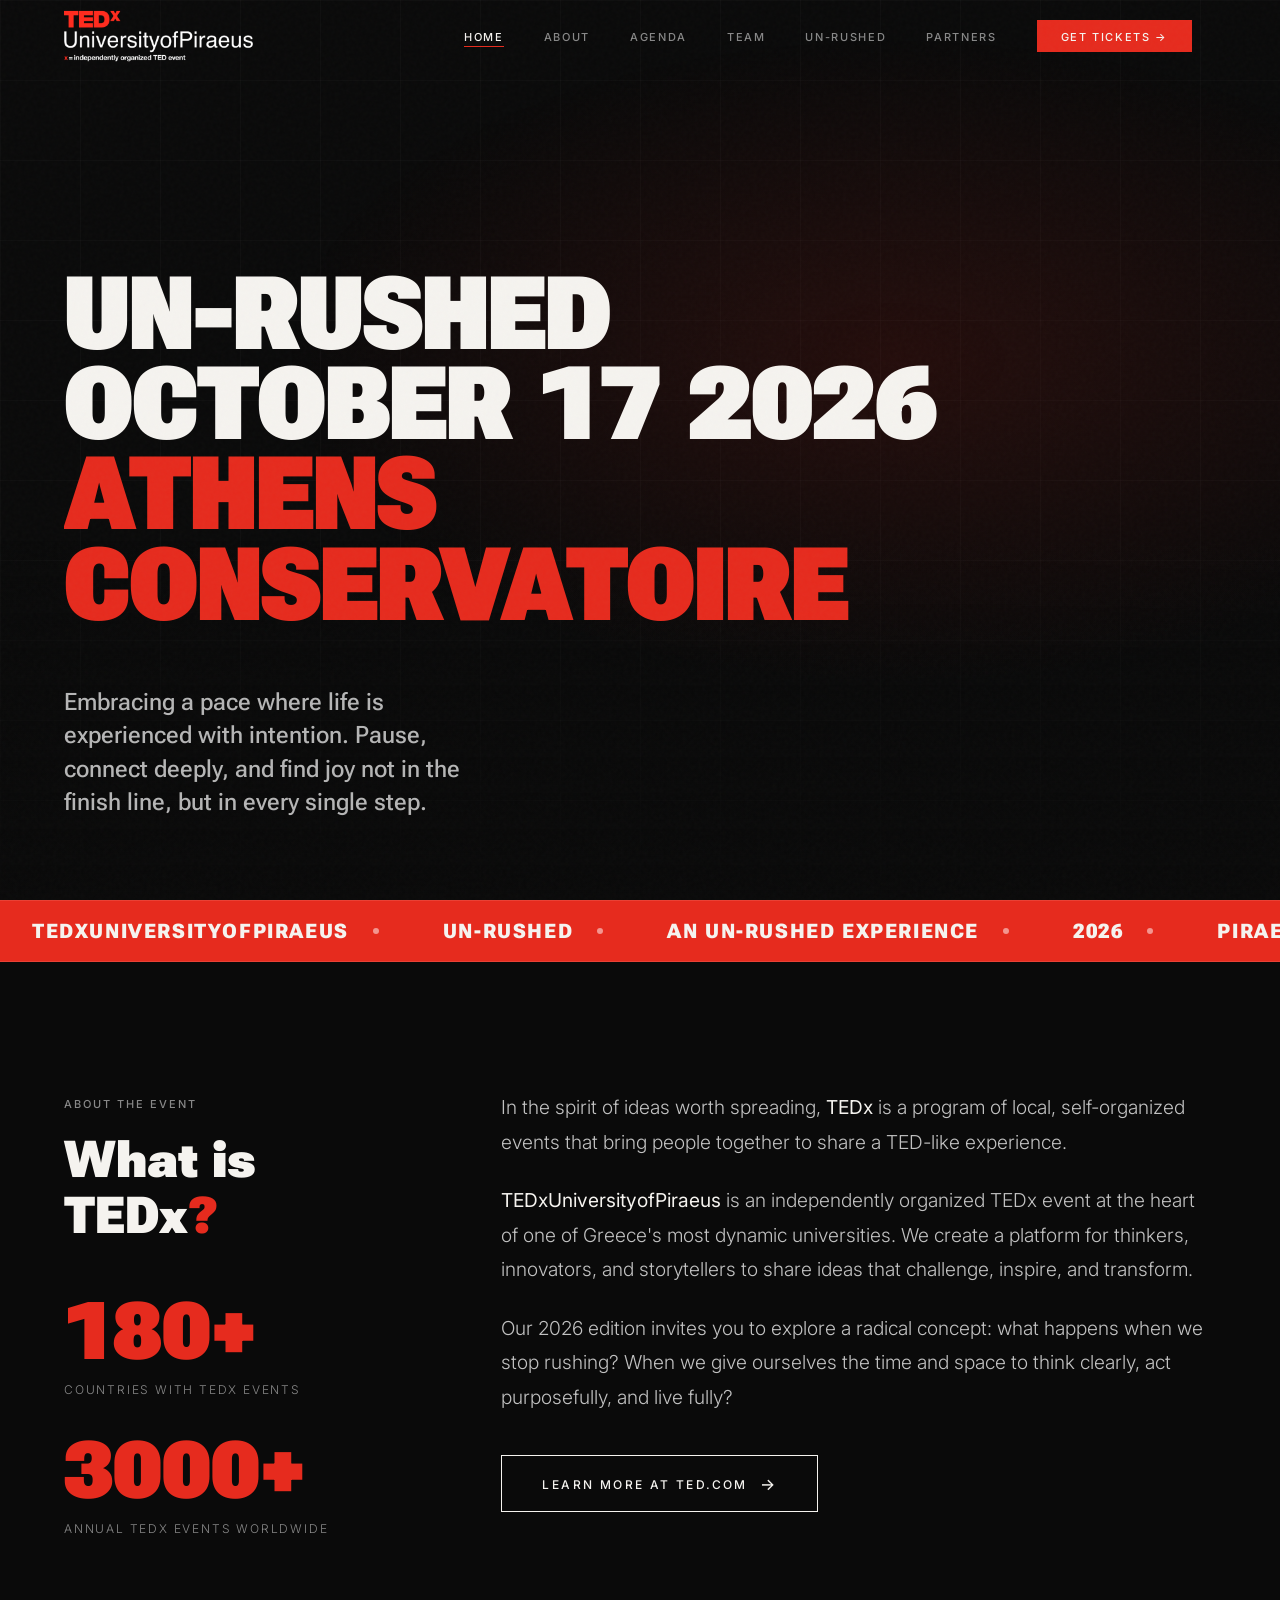
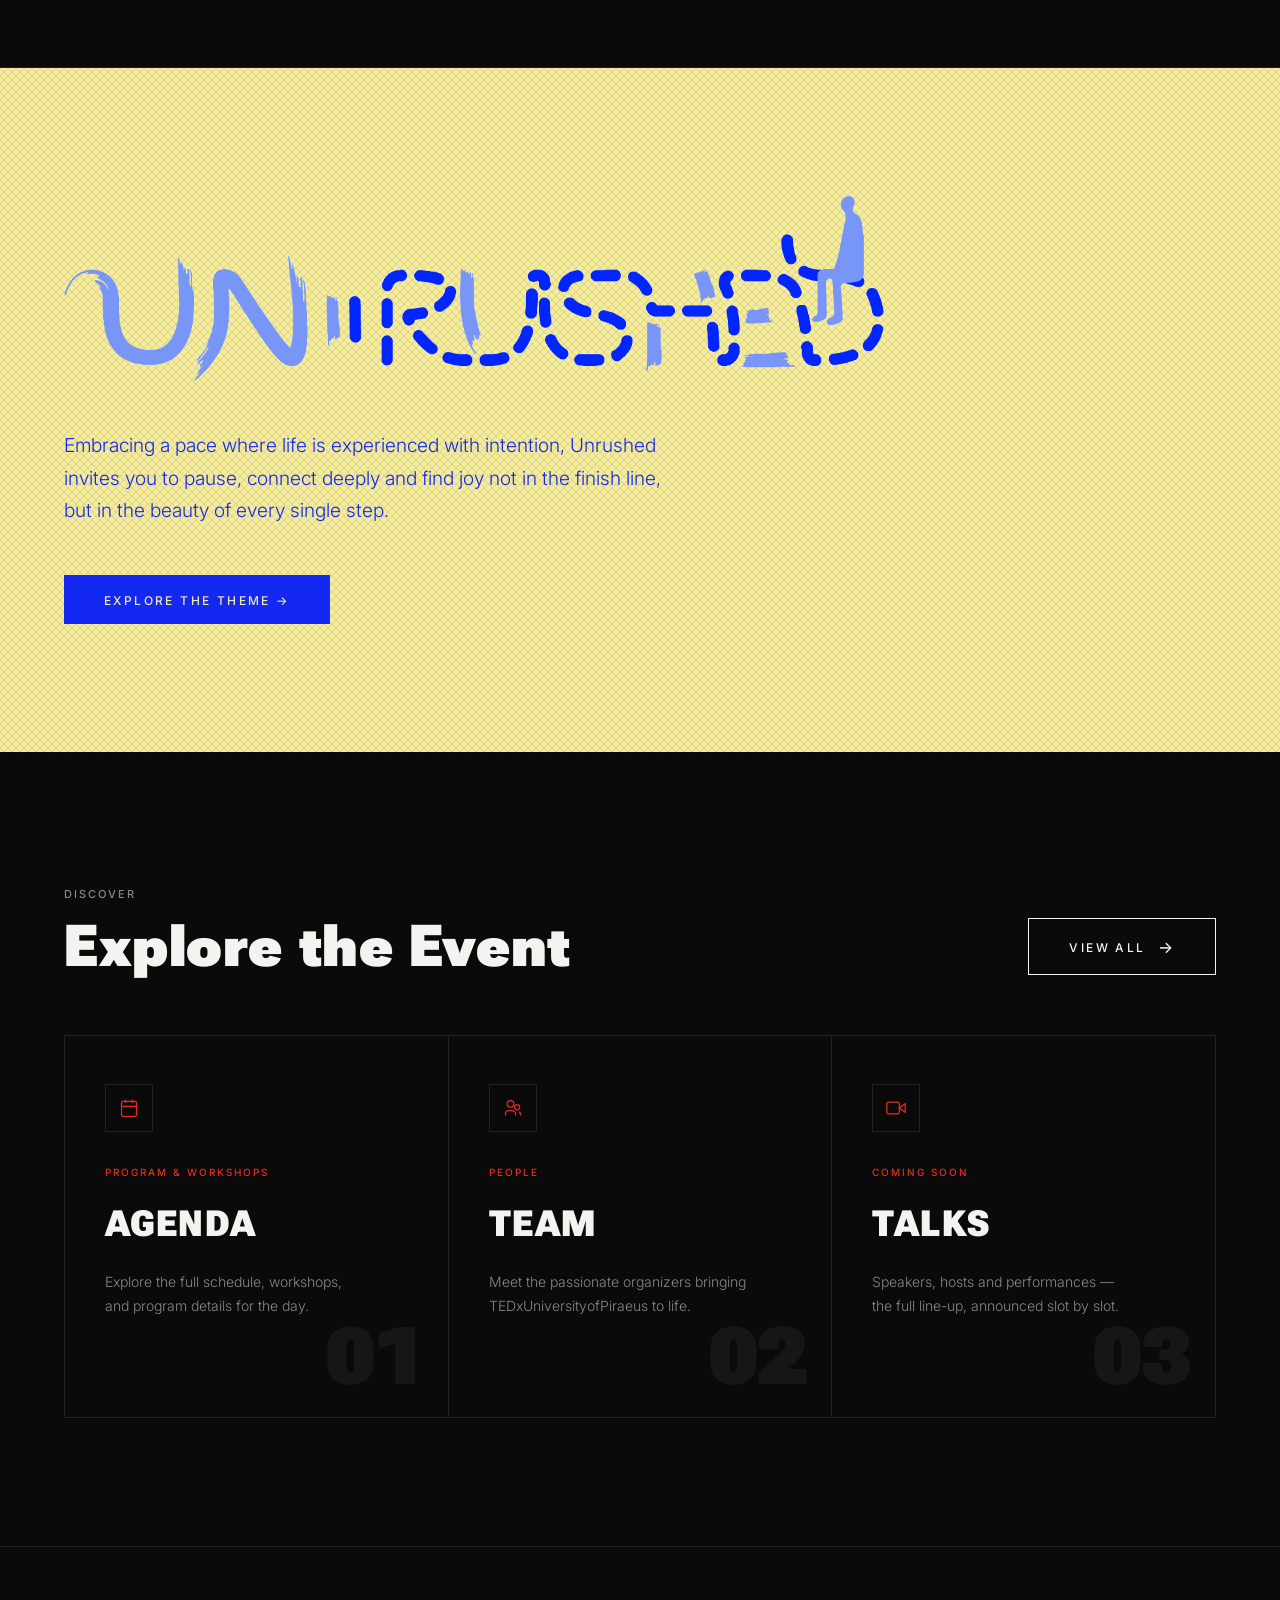
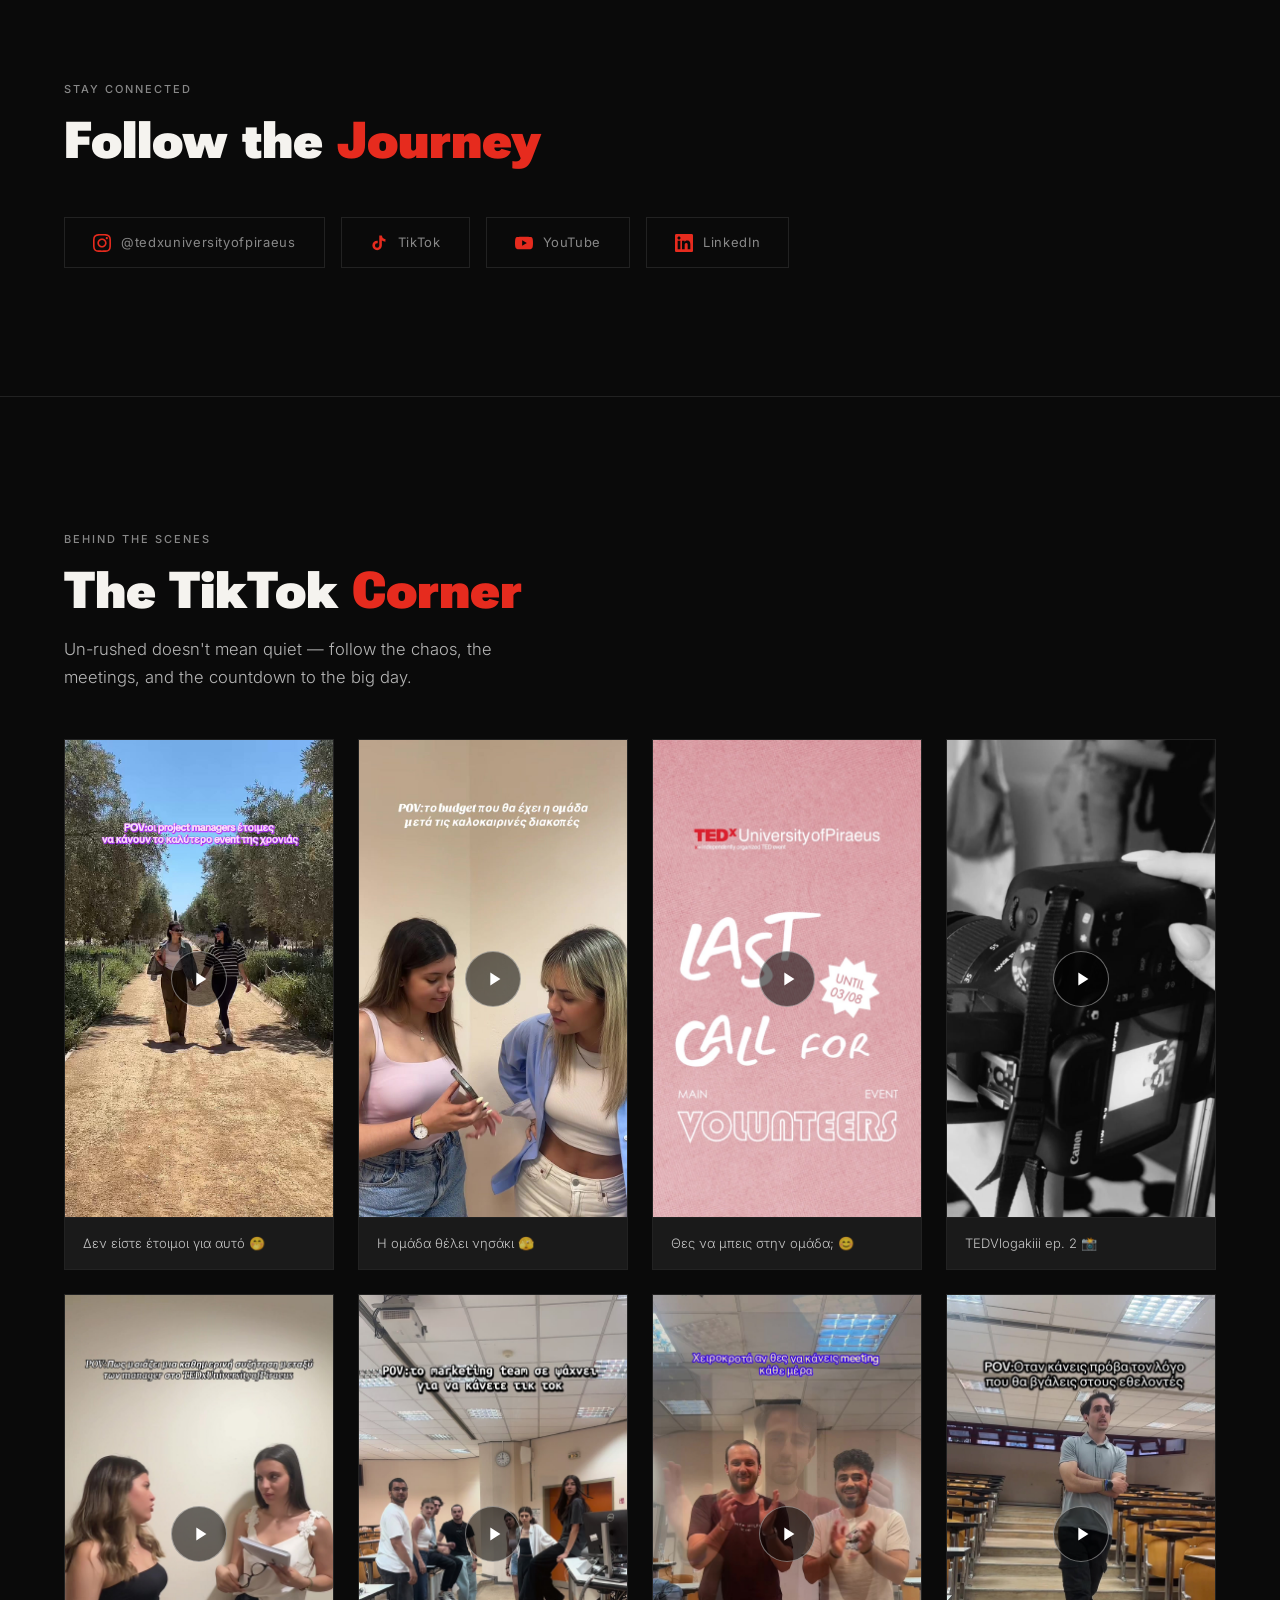
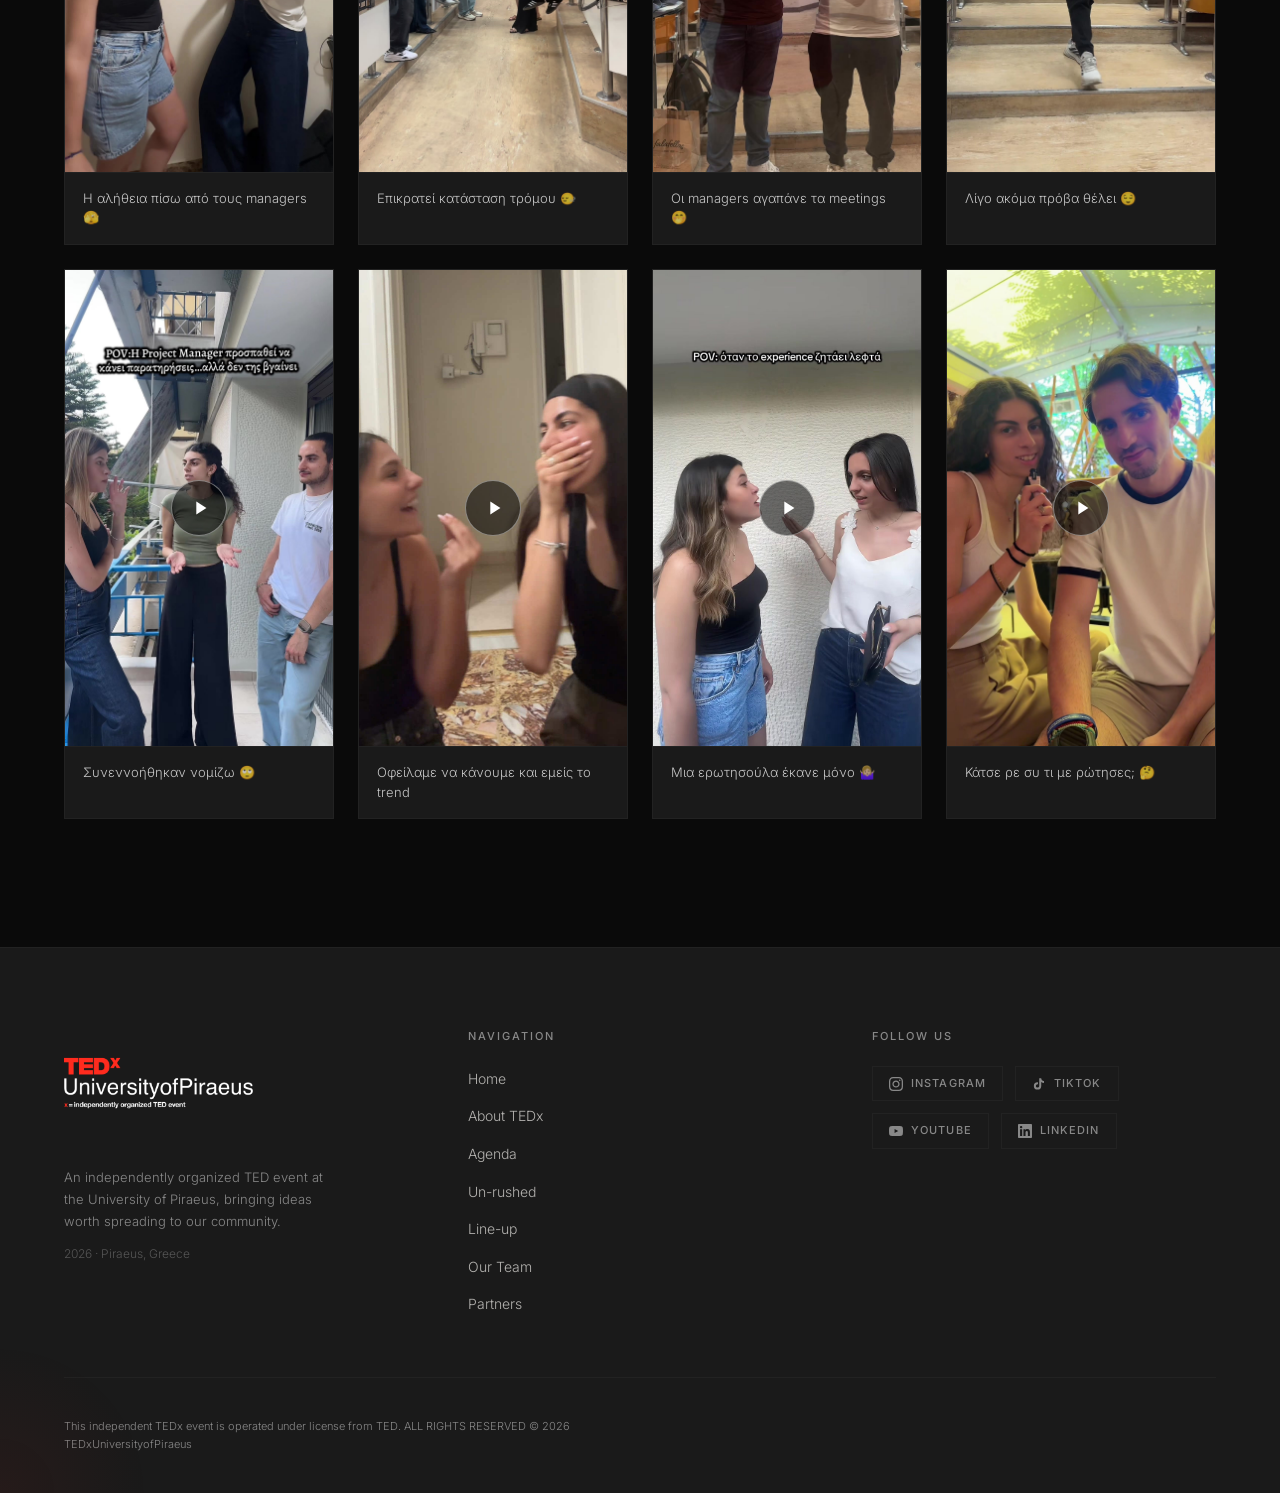
<file: index.html>
<!DOCTYPE html>
<html lang="el">
<head>
  <meta charset="UTF-8">
  <meta name="viewport" content="width=device-width, initial-scale=1.0">
  <title>TEDxUniversityofPiraeus 2026 — Un-rushed</title>
  <meta name="description" content="October 17, 2026 at the Athens Conservatoire. An independently organized TED event at the University of Piraeus.">
  <link rel="canonical" href="https://tedxuniversityofpiraeus.gr/">

  <!-- Link previews (WhatsApp / Facebook / LinkedIn) -->
  <meta property="og:type" content="website">
  <meta property="og:site_name" content="TEDxUniversityofPiraeus">
  <meta property="og:locale" content="el_GR">
  <meta property="og:url" content="https://tedxuniversityofpiraeus.gr/">
  <meta property="og:title" content="TEDxUniversityofPiraeus 2026 — Un-rushed">
  <meta property="og:description" content="October 17, 2026 at the Athens Conservatoire. An independently organized TED event at the University of Piraeus.">
  <meta property="og:image" content="https://tedxuniversityofpiraeus.gr/images/unrushed/trailer-poster.jpg">
  <meta property="og:image:width" content="1280">
  <meta property="og:image:height" content="720">
  <meta property="og:image:alt" content="TEDxUniversityofPiraeus 2026 — Un-rushed">
  <meta name="twitter:card" content="summary_large_image">
  <meta name="twitter:title" content="TEDxUniversityofPiraeus 2026 — Un-rushed">
  <meta name="twitter:description" content="October 17, 2026 at the Athens Conservatoire. An independently organized TED event at the University of Piraeus.">
  <meta name="twitter:image" content="https://tedxuniversityofpiraeus.gr/images/unrushed/trailer-poster.jpg">
  <link rel="icon" href="images/favicon.png" type="image/png">
  <link rel="apple-touch-icon" href="images/apple-touch-icon.png">
  <link rel="stylesheet" href="css/style.css">
  <link rel="stylesheet" href="css/index.css">
</head>
<body>

<!-- NAV -->
<div id="nav-placeholder"></div>

<!-- ═══════════════════════════════════════
     HERO
═══════════════════════════════════════ -->
<section class="hero">
  <div class="hero-grid-lines"></div>
  <div class="hero-bg"></div>

  <div class="container hero-content">
    <h1>
      <span class="hero-title-line t-hero">
        <span class="hero-title-inner delay-1">Un-rushed</span>
      </span>
      <span class="hero-title-line t-hero">
        <span class="hero-title-inner delay-2">October 17 2026</span>
      </span>
      <span class="hero-title-line t-hero hero-title-red">
        <span class="hero-title-inner delay-3">Athens Conservatoire</span>
      </span>
    </h1>

    <div class="hero-bottom">
      <p class="hero-tagline anim-fade-up anim-delay-4">
        Embracing a pace where life is experienced with intention. Pause, connect deeply, and find joy not in the finish line, but in every single step.
      </p>
    </div>
  </div>
</section>

<!-- ═══════════════════════════════════════
     TICKER
═══════════════════════════════════════ -->
<div class="ticker">
  <div class="ticker-track">
    <span class="ticker-item">TEDxUniversityofPiraeus<span class="ticker-dot"></span></span>
    <span class="ticker-item">Un-rushed<span class="ticker-dot"></span></span>
    <span class="ticker-item">An Un-rushed Experience<span class="ticker-dot"></span></span>
    <span class="ticker-item">2026<span class="ticker-dot"></span></span>
    <span class="ticker-item">Piraeus, Greece<span class="ticker-dot"></span></span>
    <span class="ticker-item">Think Slower, Think Deeper<span class="ticker-dot"></span></span>
  </div>
</div>

<!-- ═══════════════════════════════════════
     INTRO
═══════════════════════════════════════ -->
<section class="intro section">
  <div class="container">
    <div class="intro-inner">
      <div class="intro-left reveal">
        <span class="t-label">About the Event</span>
        <h2 class="t-heading" style="margin-top:16px;">What is TEDx<span style="color:var(--red);">?</span></h2>
        <div class="intro-stat">
          <div class="intro-stat-number"><span data-count="180">0</span>+</div>
          <div class="intro-stat-label">Countries with TEDx Events</div>
        </div>
        <div class="intro-stat" style="margin-top:32px;">
          <div class="intro-stat-number"><span data-count="3000">0</span>+</div>
          <div class="intro-stat-label">Annual TEDx Events Worldwide</div>
        </div>
      </div>

      <div class="intro-right">
        <p class="reveal">
          In the spirit of ideas worth spreading, <strong>TEDx</strong> is a program of local, self-organized events that bring people together to share a TED-like experience.
        </p>
        <p class="reveal">
          <strong>TEDxUniversityofPiraeus</strong> is an independently organized TEDx event at the heart of one of Greece's most dynamic universities. We create a platform for thinkers, innovators, and storytellers to share ideas that challenge, inspire, and transform.
        </p>
        <p class="reveal">
          Our 2026 edition invites you to explore a radical concept: what happens when we stop rushing? When we give ourselves the time and space to think clearly, act purposefully, and live fully?
        </p>
        <div class="reveal" style="margin-top:40px;">
          <a href="https://www.ted.com/" target="_blank" rel="noopener" class="btn btn-outline btn-arrow">Learn More at TED.com</a>
        </div>
      </div>
    </div>
  </div>
</section>

<!-- ═══════════════════════════════════════
     THEME HIGHLIGHT
═══════════════════════════════════════ -->
<section class="theme-section ur-halftone">
  <div class="container theme-content">
    <div class="theme-title wordmark reveal">
      <img class="wordmark-img" src="images/wordmarks/unrushed.png" alt="Un-rushed">
      <span class="wordmark-text"><span style="color:var(--ur-blue-soft);">Un-</span><br><span style="color:var(--ur-blue);">rushed</span></span>
    </div>
    <p class="theme-desc reveal">
      Embracing a pace where life is experienced with intention, Unrushed invites you to pause, connect deeply and find joy not in the finish line, but in the beauty of every single step.
    </p>
    <div class="theme-cta reveal">
      <a href="unrushed.html" class="btn-white">
        Explore the Theme →
      </a>
    </div>
  </div>
</section>

<!-- ═══════════════════════════════════════
     QUICK PREVIEW
═══════════════════════════════════════ -->
<section class="preview-section section">
  <div class="container">
    <div class="preview-header">
      <div>
        <span class="t-label">Discover</span>
        <h2 class="t-title-preview reveal" style="margin-top:12px;">Explore the Event</h2>
      </div>
      <a href="agenda.html" class="btn btn-outline btn-arrow reveal">View All</a>
    </div>

    <div class="preview-cards stagger-group">
      <!-- Program Workshops / Agenda -->
      <a href="agenda.html" class="preview-card reveal">
        <div class="preview-card-icon">
          <svg width="20" height="20" viewBox="0 0 24 24" fill="none" stroke="currentColor" stroke-width="1.5"><rect x="3" y="4" width="18" height="18" rx="2"/><line x1="16" y1="2" x2="16" y2="6"/><line x1="8" y1="2" x2="8" y2="6"/><line x1="3" y1="10" x2="21" y2="10"/></svg>
        </div>
        <div class="preview-card-label">Program &amp; Workshops</div>
        <h3>Agenda</h3>
        <p>Explore the full schedule, workshops, and program details for the day.</p>
        <span class="preview-card-link">View Agenda →</span>
        <div class="preview-card-number">01</div>
      </a>

      <!-- Team -->
      <a href="team.html" class="preview-card reveal">
        <div class="preview-card-icon">
          <svg width="20" height="20" viewBox="0 0 24 24" fill="none" stroke="currentColor" stroke-width="1.5"><circle cx="9" cy="7" r="4"/><path d="M3 21v-2a4 4 0 014-4h4a4 4 0 014 4v2"/><circle cx="17" cy="11" r="3"/><path d="M21 21v-1.5a3 3 0 00-2-2.83"/></svg>
        </div>
        <div class="preview-card-label">People</div>
        <h3>Team</h3>
        <p>Meet the passionate organizers bringing TEDxUniversityofPiraeus to life.</p>
        <span class="preview-card-link">Meet the Team →</span>
        <div class="preview-card-number">02</div>
      </a>

      <!-- Talks -->
      <a href="unrushed.html#lineup" class="preview-card reveal">
        <div class="preview-card-icon">
          <svg width="20" height="20" viewBox="0 0 24 24" fill="none" stroke="currentColor" stroke-width="1.5"><polygon points="23 7 16 12 23 17 23 7"/><rect x="1" y="5" width="15" height="14" rx="2"/></svg>
        </div>
        <div class="preview-card-label">Coming Soon</div>
        <h3>Talks</h3>
        <p>Speakers, hosts and performances — the full line-up, announced slot by slot.</p>
        <span class="preview-card-link">See the Line-up →</span>
        <div class="preview-card-number">03</div>
      </a>
    </div>
  </div>
</section>

<!-- ═══════════════════════════════════════
     SOCIAL
═══════════════════════════════════════ -->
<section class="social-section section">
  <div class="container">
    <div class="reveal">
      <span class="t-label">Stay Connected</span>
      <h2 class="t-heading" style="margin-top:12px; max-width:500px;">Follow the <span style="color:var(--red);">Journey</span></h2>
    </div>

    <div class="social-grid reveal">
      <a href="https://www.instagram.com/tedxuniversityofpiraeus?igsh=Zmg4ZXFmMTh2Zjdx&utm_source=qr" class="social-pill" target="_blank" rel="noopener">
        <svg width="18" height="18" viewBox="0 0 24 24" fill="currentColor"><path d="M12 2.163c3.204 0 3.584.012 4.85.07 3.252.148 4.771 1.691 4.919 4.919.058 1.265.069 1.645.069 4.849 0 3.205-.012 3.584-.069 4.849-.149 3.225-1.664 4.771-4.919 4.919-1.266.058-1.644.07-4.85.07-3.204 0-3.584-.012-4.849-.07-3.26-.149-4.771-1.699-4.919-4.92-.058-1.265-.07-1.644-.07-4.849 0-3.204.013-3.583.07-4.849.149-3.227 1.664-4.771 4.919-4.919 1.266-.057 1.645-.069 4.849-.069zm0-2.163c-3.259 0-3.667.014-4.947.072-4.358.2-6.78 2.618-6.98 6.98-.059 1.281-.073 1.689-.073 4.948 0 3.259.014 3.668.072 4.948.2 4.358 2.618 6.78 6.98 6.98 1.281.058 1.689.072 4.948.072 3.259 0 3.668-.014 4.948-.072 4.354-.2 6.782-2.618 6.979-6.98.059-1.28.073-1.689.073-4.948 0-3.259-.014-3.667-.072-4.947-.196-4.354-2.617-6.78-6.979-6.98-1.281-.059-1.69-.073-4.949-.073zm0 5.838c-3.403 0-6.162 2.759-6.162 6.162s2.759 6.163 6.162 6.163 6.162-2.759 6.162-6.163c0-3.403-2.759-6.162-6.162-6.162zm0 10.162c-2.209 0-4-1.79-4-4 0-2.209 1.791-4 4-4s4 1.791 4 4c0 2.21-1.791 4-4 4zm6.406-11.845c-.796 0-1.441.645-1.441 1.44s.645 1.44 1.441 1.44c.795 0 1.439-.645 1.439-1.44s-.644-1.44-1.439-1.44z"/></svg>
        @tedxuniversityofpiraeus
      </a>
      <a href="https://www.tiktok.com/@tedxuniversityofpiraeus?_r=1&_t=ZN-97e5V77pIEo" class="social-pill" target="_blank" rel="noopener">
        <svg width="18" height="18" viewBox="0 0 24 24" fill="currentColor"><path d="M19.59 6.69a4.83 4.83 0 01-3.77-4.25V2h-3.45v13.67a2.89 2.89 0 01-2.88 2.5 2.89 2.89 0 01-2.89-2.89 2.89 2.89 0 012.89-2.89c.28 0 .54.04.79.1V9.01a6.32 6.32 0 00-.79-.05 6.34 6.34 0 00-6.34 6.34 6.34 6.34 0 006.34 6.34 6.34 6.34 0 006.33-6.34V8.69a8.17 8.17 0 004.77 1.53V6.75a4.85 4.85 0 01-1-.06z"/></svg>
        TikTok
      </a>
      <a href="https://youtube.com/@tedxuniversityofpiraeus?si=0bOhJvaLc2AStTkx" class="social-pill" target="_blank" rel="noopener">
        <svg width="18" height="18" viewBox="0 0 24 24" fill="currentColor"><path d="M23.498 6.186a3.016 3.016 0 00-2.122-2.136C19.505 3.545 12 3.545 12 3.545s-7.505 0-9.377.505A3.017 3.017 0 00.502 6.186C0 8.07 0 12 0 12s0 3.93.502 5.814a3.016 3.016 0 002.122 2.136c1.871.505 9.376.505 9.376.505s7.505 0 9.377-.505a3.015 3.015 0 002.122-2.136C24 15.93 24 12 24 12s0-3.93-.502-5.814zM9.545 15.568V8.432L15.818 12l-6.273 3.568z"/></svg>
        YouTube
      </a>
      <a href="https://www.linkedin.com/company/tedxuniversityofpiraeus/" class="social-pill" target="_blank" rel="noopener">
        <svg width="18" height="18" viewBox="0 0 24 24" fill="currentColor"><path d="M20.447 20.452h-3.554v-5.569c0-1.328-.027-3.037-1.852-3.037-1.853 0-2.136 1.445-2.136 2.939v5.667H9.351V9h3.414v1.561h.046c.477-.9 1.637-1.85 3.37-1.85 3.601 0 4.267 2.37 4.267 5.455v6.286zM5.337 7.433c-1.144 0-2.063-.926-2.063-2.065 0-1.138.92-2.063 2.063-2.063 1.14 0 2.064.925 2.064 2.063 0 1.139-.925 2.065-2.064 2.065zm1.782 13.019H3.555V9h3.564v11.452zM22.225 0H1.771C.792 0 0 .774 0 1.729v20.542C0 23.227.792 24 1.771 24h20.451C23.2 24 24 23.227 24 22.271V1.729C24 .774 23.2 0 22.222 0h.003z"/></svg>
        LinkedIn
      </a>
    </div>
  </div>
</section>

<!-- ═══════════════════════════════════════
     TIKTOK CORNER
═══════════════════════════════════════ -->
<section class="tiktok-section section">
  <div class="container">
    <div class="tiktok-header reveal">
      <div>
        <span class="t-label">Behind the Scenes</span>
        <h2 class="t-heading" style="margin-top:12px;">The TikTok <span style="color:var(--red);">Corner</span></h2>
        <p>Un-rushed doesn't mean quiet — follow the chaos, the meetings, and the countdown to the big day.</p>
      </div>
    </div>

    <div class="tiktok-grid" id="tiktok-grid"></div>
  </div>
</section>

<!-- FOOTER -->
<div id="footer-placeholder"></div>

<script src="js/components.js"></script>
<script src="js/main.js"></script>
<script src="js/tiktok.js"></script>
</body>
</html>
</file>
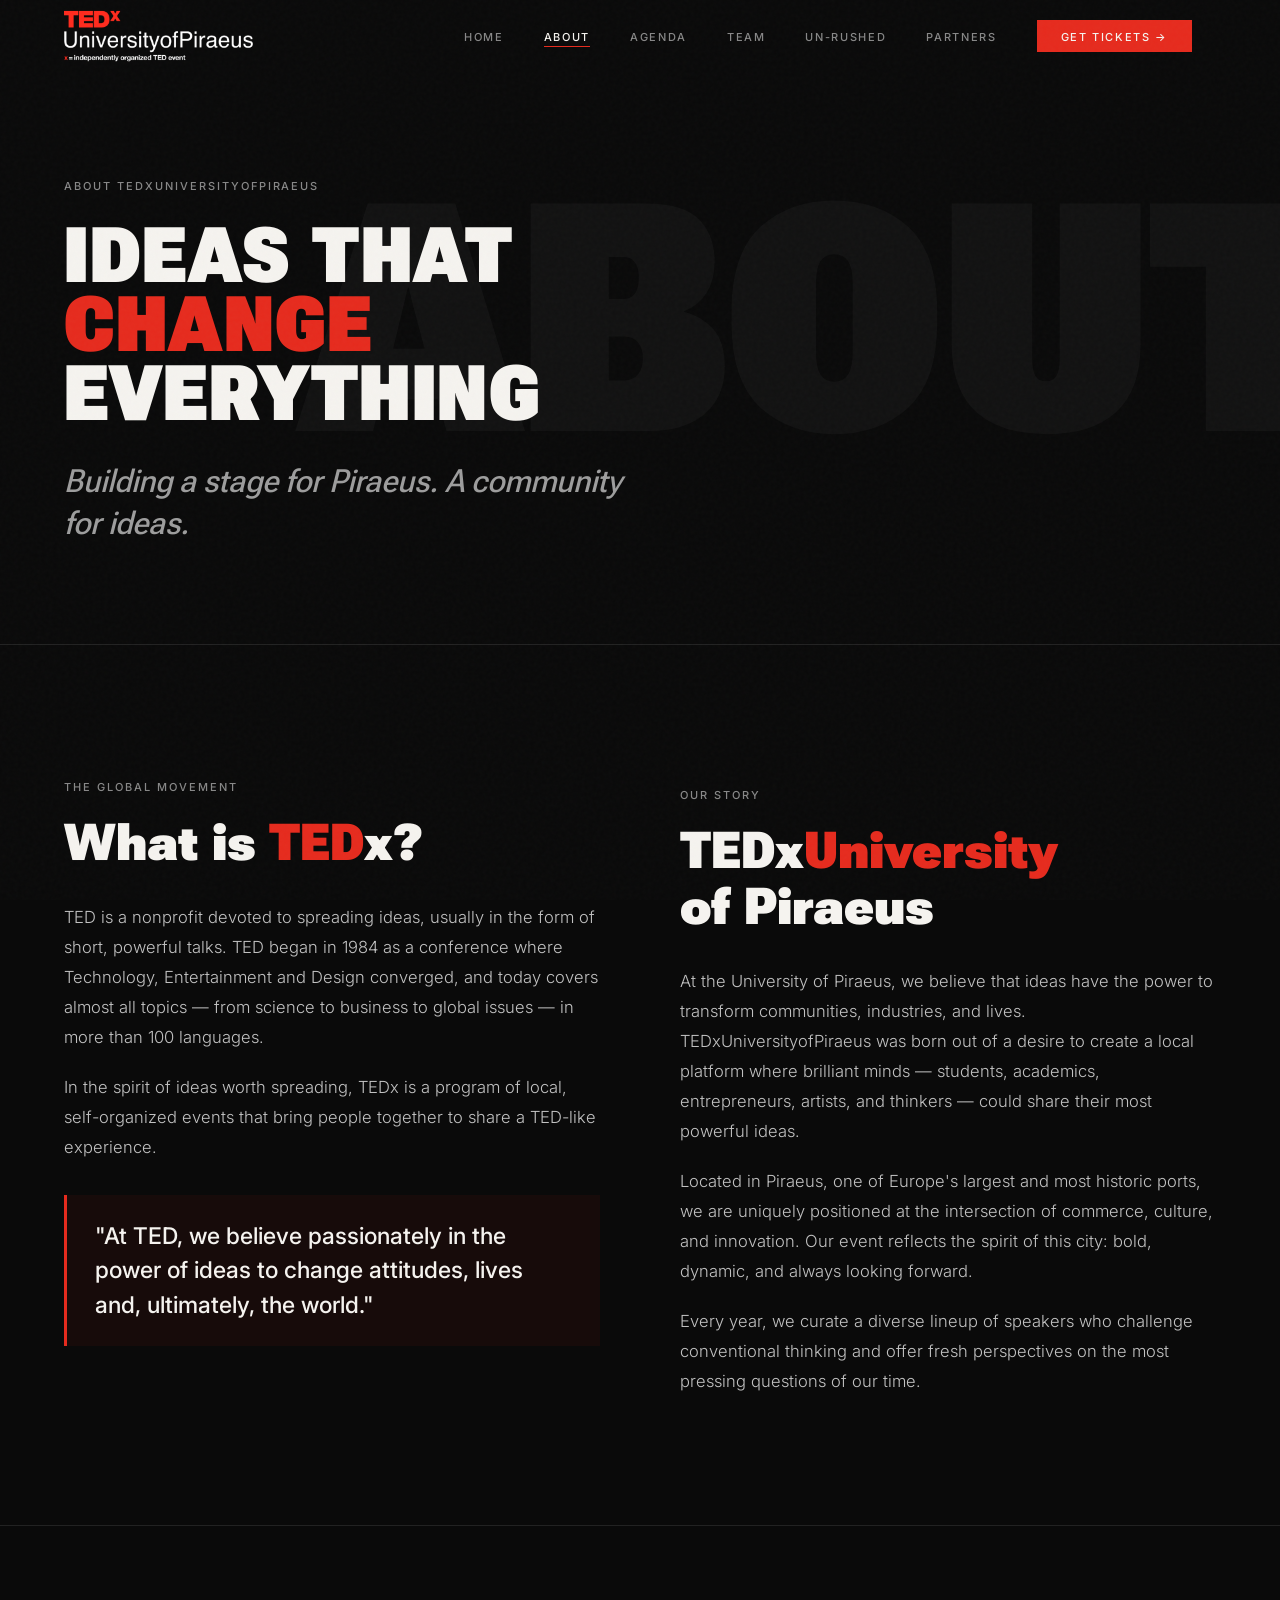
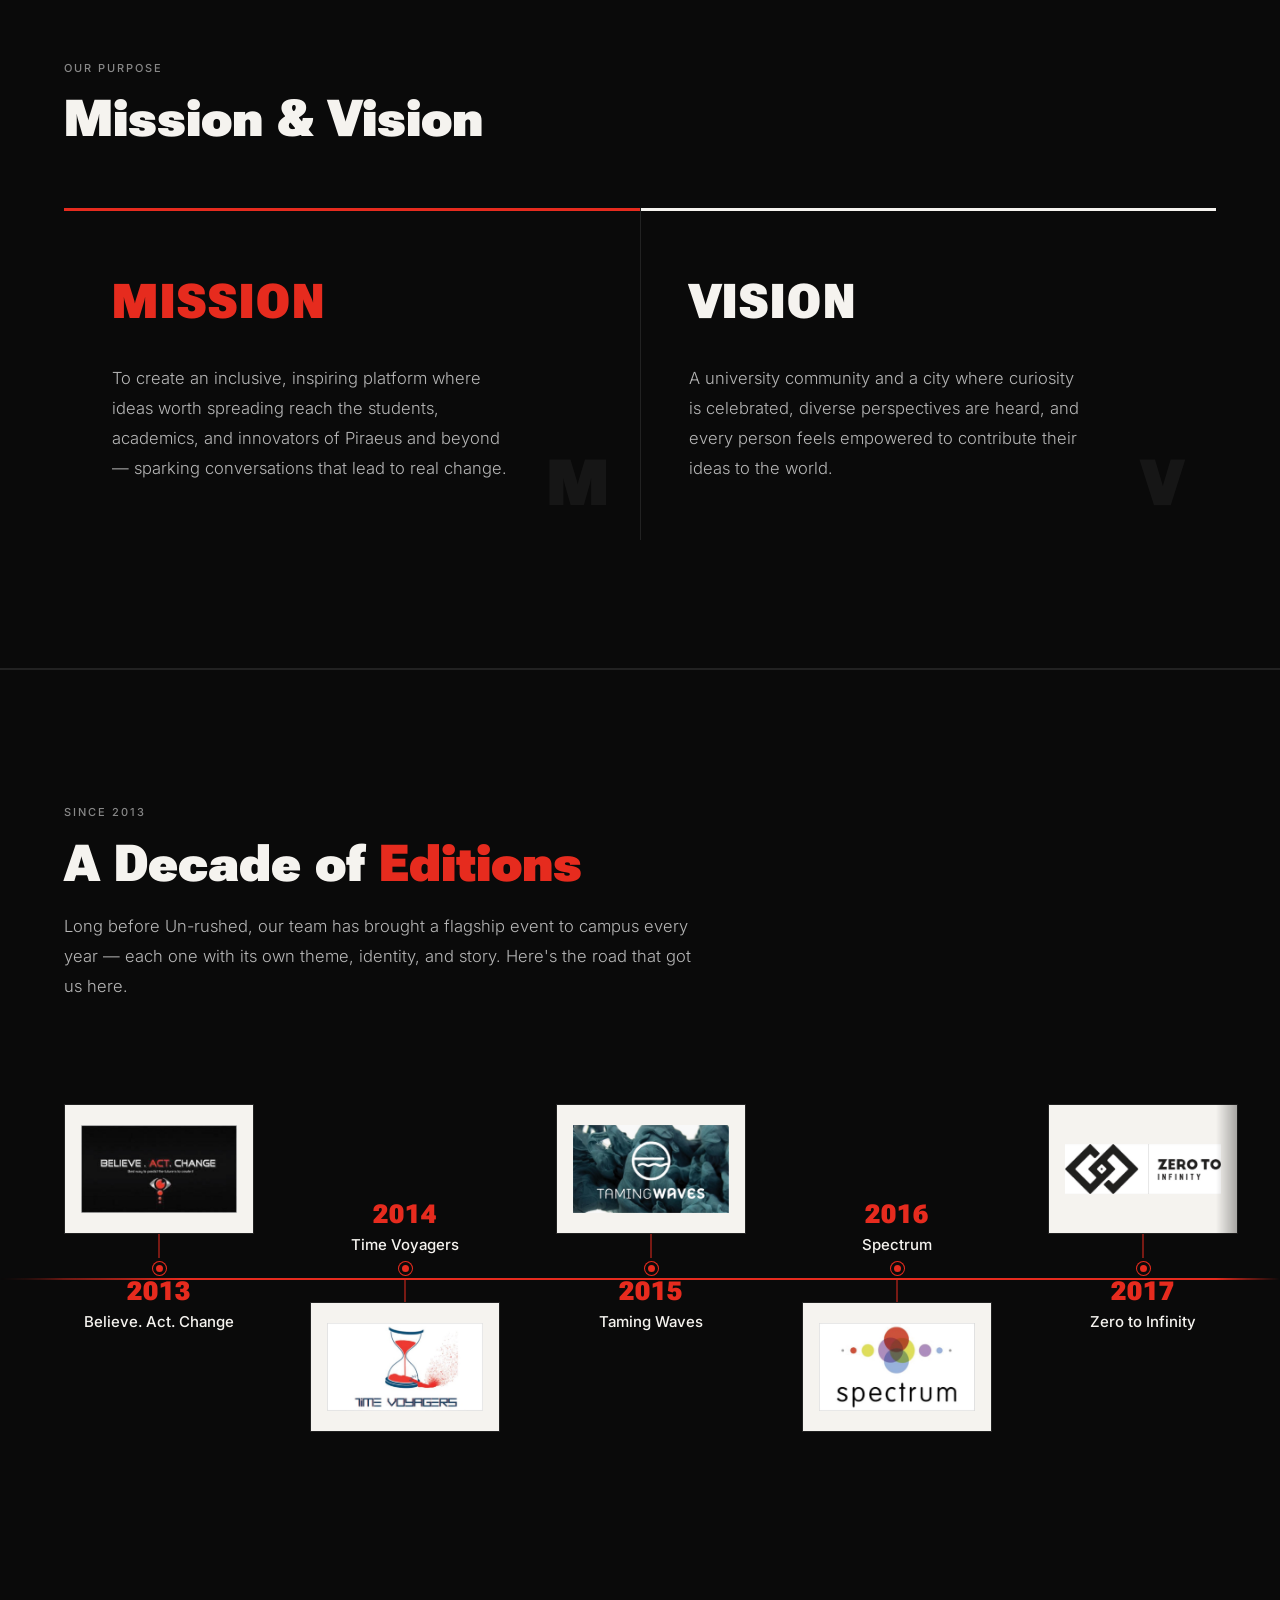
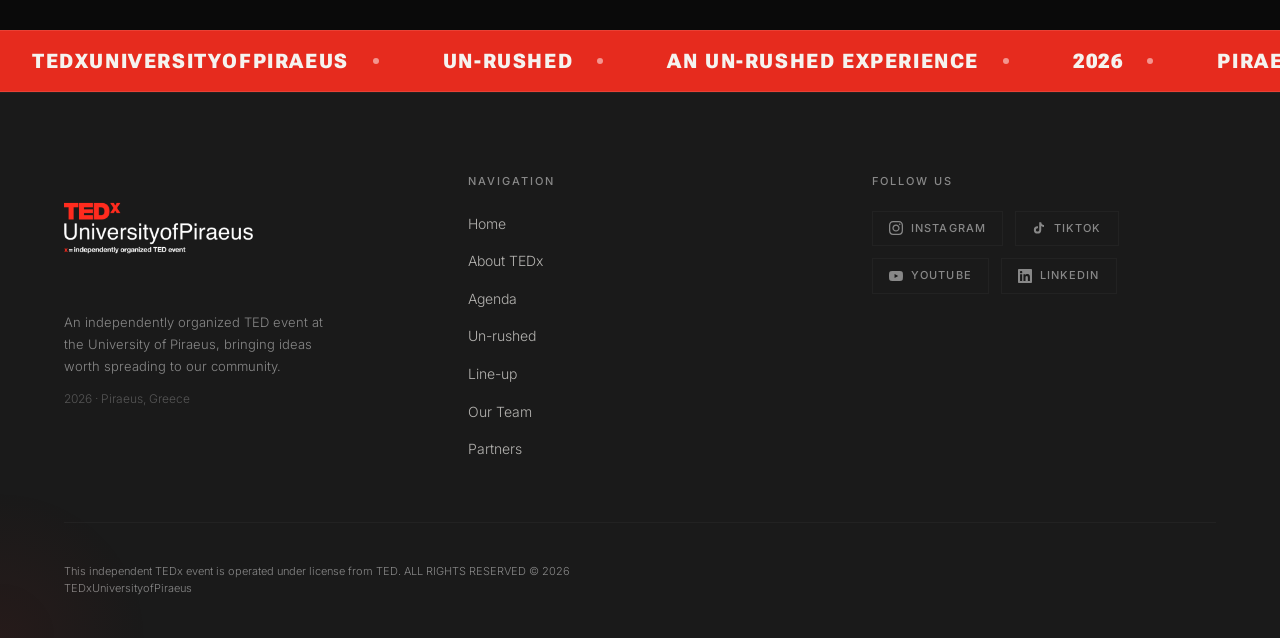
<file: about.html>
<!DOCTYPE html>
<html lang="el">
<head>
  <meta charset="UTF-8">
  <meta name="viewport" content="width=device-width, initial-scale=1.0">
  <title>About — TEDxUniversityofPiraeus 2026</title>
  <meta name="description" content="Who we are: an independently organized TED event run by students of the University of Piraeus.">
  <link rel="canonical" href="https://tedxuniversityofpiraeus.gr/about.html">

  <!-- Link previews (WhatsApp / Facebook / LinkedIn) -->
  <meta property="og:type" content="website">
  <meta property="og:site_name" content="TEDxUniversityofPiraeus">
  <meta property="og:locale" content="el_GR">
  <meta property="og:url" content="https://tedxuniversityofpiraeus.gr/about.html">
  <meta property="og:title" content="About — TEDxUniversityofPiraeus 2026">
  <meta property="og:description" content="Who we are: an independently organized TED event run by students of the University of Piraeus.">
  <meta property="og:image" content="https://tedxuniversityofpiraeus.gr/images/unrushed/trailer-poster.jpg">
  <meta property="og:image:width" content="1280">
  <meta property="og:image:height" content="720">
  <meta property="og:image:alt" content="TEDxUniversityofPiraeus 2026 — Un-rushed">
  <meta name="twitter:card" content="summary_large_image">
  <meta name="twitter:title" content="About — TEDxUniversityofPiraeus 2026">
  <meta name="twitter:description" content="Who we are: an independently organized TED event run by students of the University of Piraeus.">
  <meta name="twitter:image" content="https://tedxuniversityofpiraeus.gr/images/unrushed/trailer-poster.jpg">
  <link rel="icon" href="images/favicon.png" type="image/png">
  <link rel="apple-touch-icon" href="images/apple-touch-icon.png">
  <link rel="stylesheet" href="css/style.css">
  <link rel="stylesheet" href="css/about.css">
</head>
<body>

<div id="nav-placeholder"></div>

<!-- ── PAGE HERO ── -->
<section class="about-hero">
  <div class="about-hero-bg">ABOUT</div>
  <div class="container">
    <span class="t-label anim-fade-up">About TEDxUniversityofPiraeus</span>
    <h1 class="t-title anim-fade-up anim-delay-2" style="margin-top:24px; max-width:800px;">
      Ideas That<br><span style="color:var(--red);">Change</span><br>Everything
    </h1>
    <p class="t-subheading anim-fade-up anim-delay-3" style="margin-top:32px; max-width:600px; color:rgba(255,255,255,0.6);">
      Building a stage for Piraeus. A community for ideas.
    </p>
  </div>
</section>

<!-- ── WHAT IS TEDx ── -->
<section class="tedx-explain section">
  <div class="container">
    <div class="tedx-explain-grid">
      <div class="tedx-explain-left reveal">
        <span class="t-label">The Global Movement</span>
        <h2 class="t-heading" style="margin-top:16px;">What is <span style="color:var(--red);">TED</span>x?</h2>
        <p>TED is a nonprofit devoted to spreading ideas, usually in the form of short, powerful talks. TED began in 1984 as a conference where Technology, Entertainment and Design converged, and today covers almost all topics — from science to business to global issues — in more than 100 languages.</p>
        <p>In the spirit of ideas worth spreading, TEDx is a program of local, self-organized events that bring people together to share a TED-like experience.</p>
        <div class="tedx-highlight-box">
          <p>"At TED, we believe passionately in the power of ideas to change attitudes, lives and, ultimately, the world."</p>
        </div>
      </div>

      <div class="tedx-explain-right reveal" style="padding-top:8px;">
        <span class="t-label">Our Story</span>
        <h2 class="t-heading" style="margin-top:16px; margin-bottom:32px;">TEDx<span style="color:var(--red);">University</span><br>of Piraeus</h2>

        <p style="font-size:clamp(15px,1.3vw,18px);line-height:1.8;color:rgba(255,255,255,0.75);margin-bottom:20px;">
          At the University of Piraeus, we believe that ideas have the power to transform communities, industries, and lives. TEDxUniversityofPiraeus was born out of a desire to create a local platform where brilliant minds — students, academics, entrepreneurs, artists, and thinkers — could share their most powerful ideas.
        </p>
        <p style="font-size:clamp(15px,1.3vw,18px);line-height:1.8;color:rgba(255,255,255,0.75);margin-bottom:20px;">
          Located in Piraeus, one of Europe's largest and most historic ports, we are uniquely positioned at the intersection of commerce, culture, and innovation. Our event reflects the spirit of this city: bold, dynamic, and always looking forward.
        </p>
        <p style="font-size:clamp(15px,1.3vw,18px);line-height:1.8;color:rgba(255,255,255,0.75);">
          Every year, we curate a diverse lineup of speakers who challenge conventional thinking and offer fresh perspectives on the most pressing questions of our time.
        </p>
      </div>
    </div>
  </div>
</section>

<!-- ── MISSION & VISION ── -->
<section class="mission-vision section">
  <div class="container">
    <div class="reveal">
      <span class="t-label">Our Purpose</span>
      <h2 class="t-heading" style="margin-top:12px;">Mission & Vision</h2>
    </div>

    <div class="mv-grid">
      <div class="mv-card reveal">
        <div class="mv-card-icon">M</div>
        <h3>Mission</h3>
        <p>To create an inclusive, inspiring platform where ideas worth spreading reach the students, academics, and innovators of Piraeus and beyond — sparking conversations that lead to real change.</p>
      </div>
      <div class="mv-card reveal">
        <div class="mv-card-icon">V</div>
        <h3>Vision</h3>
        <p>A university community and a city where curiosity is celebrated, diverse perspectives are heard, and every person feels empowered to contribute their ideas to the world.</p>
      </div>
    </div>
  </div>
</section>

<!-- ── CHRONOLOGY ── -->
<section class="chrono section">
  <div class="container">
    <div class="reveal chrono-heading">
      <span class="t-label">Since 2013</span>
      <h2 class="t-heading" style="margin-top:12px;">A Decade of <span style="color:var(--red);">Editions</span></h2>
      <p>Long before Un-rushed, our team has brought a flagship event to campus every year — each one with its own theme, identity, and story. Here's the road that got us here.</p>
    </div>
  </div>

  <div class="chrono-scroll reveal">
    <div class="chrono-track">
      <div class="chrono-line"></div>

      <div class="chrono-item">
        <div class="chrono-slot chrono-slot-top">
          <div class="chrono-card"><img src="images/timeline/2013.jpg" alt="Believe. Act. Change — 2013" loading="lazy"></div>
          <div class="chrono-stem"></div>
        </div>
        <div class="chrono-dot-row"><div class="chrono-dot"></div></div>
        <div class="chrono-slot chrono-slot-bottom">
          <div class="chrono-label">
            <div class="chrono-year">2013</div>
            <div class="chrono-caption">Believe. Act. Change</div>
          </div>
        </div>
      </div>

      <div class="chrono-item">
        <div class="chrono-slot chrono-slot-top">
          <div class="chrono-label">
            <div class="chrono-year">2014</div>
            <div class="chrono-caption">Time Voyagers</div>
          </div>
        </div>
        <div class="chrono-dot-row"><div class="chrono-dot"></div></div>
        <div class="chrono-slot chrono-slot-bottom">
          <div class="chrono-stem"></div>
          <div class="chrono-card"><img src="images/timeline/2014.jpg" alt="Time Voyagers — 2014" loading="lazy"></div>
        </div>
      </div>

      <div class="chrono-item">
        <div class="chrono-slot chrono-slot-top">
          <div class="chrono-card"><img src="images/timeline/2015.jpg" alt="Taming Waves — 2015" loading="lazy"></div>
          <div class="chrono-stem"></div>
        </div>
        <div class="chrono-dot-row"><div class="chrono-dot"></div></div>
        <div class="chrono-slot chrono-slot-bottom">
          <div class="chrono-label">
            <div class="chrono-year">2015</div>
            <div class="chrono-caption">Taming Waves</div>
          </div>
        </div>
      </div>

      <div class="chrono-item">
        <div class="chrono-slot chrono-slot-top">
          <div class="chrono-label">
            <div class="chrono-year">2016</div>
            <div class="chrono-caption">Spectrum</div>
          </div>
        </div>
        <div class="chrono-dot-row"><div class="chrono-dot"></div></div>
        <div class="chrono-slot chrono-slot-bottom">
          <div class="chrono-stem"></div>
          <div class="chrono-card"><img src="images/timeline/2016.jpg" alt="Spectrum — 2016" loading="lazy"></div>
        </div>
      </div>

      <div class="chrono-item">
        <div class="chrono-slot chrono-slot-top">
          <div class="chrono-card"><img src="images/timeline/2017.jpg" alt="Zero to Infinity — 2017" loading="lazy"></div>
          <div class="chrono-stem"></div>
        </div>
        <div class="chrono-dot-row"><div class="chrono-dot"></div></div>
        <div class="chrono-slot chrono-slot-bottom">
          <div class="chrono-label">
            <div class="chrono-year">2017</div>
            <div class="chrono-caption">Zero to Infinity</div>
          </div>
        </div>
      </div>

      <div class="chrono-item">
        <div class="chrono-slot chrono-slot-top">
          <div class="chrono-label">
            <div class="chrono-year">2018</div>
            <div class="chrono-caption">Sonder</div>
          </div>
        </div>
        <div class="chrono-dot-row"><div class="chrono-dot"></div></div>
        <div class="chrono-slot chrono-slot-bottom">
          <div class="chrono-stem"></div>
          <div class="chrono-card"><img src="images/timeline/2018.jpg" alt="Sonder — 2018" loading="lazy"></div>
        </div>
      </div>

      <div class="chrono-item">
        <div class="chrono-slot chrono-slot-top">
          <div class="chrono-card"><img src="images/timeline/2019.jpg" alt="Switch Perspective — 2019" loading="lazy"></div>
          <div class="chrono-stem"></div>
        </div>
        <div class="chrono-dot-row"><div class="chrono-dot"></div></div>
        <div class="chrono-slot chrono-slot-bottom">
          <div class="chrono-label">
            <div class="chrono-year">2019</div>
            <div class="chrono-caption">Switch Perspective</div>
            <div class="chrono-sub">Ίδρυμα Μιχάλης Κακογιάννης</div>
          </div>
        </div>
      </div>

      <div class="chrono-item">
        <div class="chrono-slot chrono-slot-top">
          <div class="chrono-label">
            <div class="chrono-year">2020</div>
            <div class="chrono-caption">Momentum</div>
            <div class="chrono-sub">Live Streaming</div>
          </div>
        </div>
        <div class="chrono-dot-row"><div class="chrono-dot"></div></div>
        <div class="chrono-slot chrono-slot-bottom">
          <div class="chrono-stem"></div>
          <div class="chrono-card"><img src="images/timeline/2020.jpg" alt="Momentum — 2020" loading="lazy"></div>
        </div>
      </div>

      <div class="chrono-item">
        <div class="chrono-slot chrono-slot-top">
          <div class="chrono-card"><img src="images/timeline/2021.jpg" alt="Silver Lining — 2021" loading="lazy"></div>
          <div class="chrono-stem"></div>
        </div>
        <div class="chrono-dot-row"><div class="chrono-dot"></div></div>
        <div class="chrono-slot chrono-slot-bottom">
          <div class="chrono-label">
            <div class="chrono-year">2021</div>
            <div class="chrono-caption">Silver Lining</div>
            <div class="chrono-sub">Ίδρυμα Μιχάλης Κακογιάννης · Hybrid (Live Streaming)</div>
          </div>
        </div>
      </div>

      <div class="chrono-item">
        <div class="chrono-slot chrono-slot-top">
          <div class="chrono-label">
            <div class="chrono-year">2022</div>
            <div class="chrono-caption">Against the Clock</div>
            <div class="chrono-sub">Στάδιο Ειρήνης και Φιλίας (ΣΕΦ)</div>
          </div>
        </div>
        <div class="chrono-dot-row"><div class="chrono-dot"></div></div>
        <div class="chrono-slot chrono-slot-bottom">
          <div class="chrono-stem"></div>
          <div class="chrono-card"><img src="images/timeline/2022.jpg" alt="Against the Clock — 2022" loading="lazy"></div>
        </div>
      </div>

      <div class="chrono-item">
        <div class="chrono-slot chrono-slot-top">
          <div class="chrono-card"><img src="images/timeline/2023.jpg" alt="Θεμιστόκλειο Συγκρότημα — 2023" loading="lazy"></div>
          <div class="chrono-stem"></div>
        </div>
        <div class="chrono-dot-row"><div class="chrono-dot"></div></div>
        <div class="chrono-slot chrono-slot-bottom">
          <div class="chrono-label">
            <div class="chrono-year">2023</div>
            <div class="chrono-caption">Θεμιστόκλειο Συγκρότημα</div>
          </div>
        </div>
      </div>

      <div class="chrono-item">
        <div class="chrono-slot chrono-slot-top">
          <div class="chrono-label">
            <div class="chrono-year">2025</div>
            <div class="chrono-caption">Αντανάκλαση</div>
            <div class="chrono-sub">Στάδιο Ειρήνης και Φιλίας (ΣΕΦ)</div>
          </div>
        </div>
        <div class="chrono-dot-row"><div class="chrono-dot"></div></div>
        <div class="chrono-slot chrono-slot-bottom">
          <div class="chrono-stem"></div>
          <div class="chrono-card"><img src="images/timeline/2025.jpg" alt="Αντανάκλαση — 2025" loading="lazy"></div>
        </div>
      </div>

    </div>
  </div>
</section>

<div class="ticker">
  <div class="ticker-track">
    <span class="ticker-item">TEDxUniversityofPiraeus<span class="ticker-dot"></span></span>
    <span class="ticker-item">Un-rushed<span class="ticker-dot"></span></span>
    <span class="ticker-item">An Un-rushed Experience<span class="ticker-dot"></span></span>
    <span class="ticker-item">2026<span class="ticker-dot"></span></span>
    <span class="ticker-item">Piraeus, Greece<span class="ticker-dot"></span></span>
    <span class="ticker-item">Think Slower, Think Deeper<span class="ticker-dot"></span></span>
  </div>
</div>

<div id="footer-placeholder"></div>

<script src="js/components.js"></script>
<script src="js/main.js"></script>
</body>
</html>
</file>
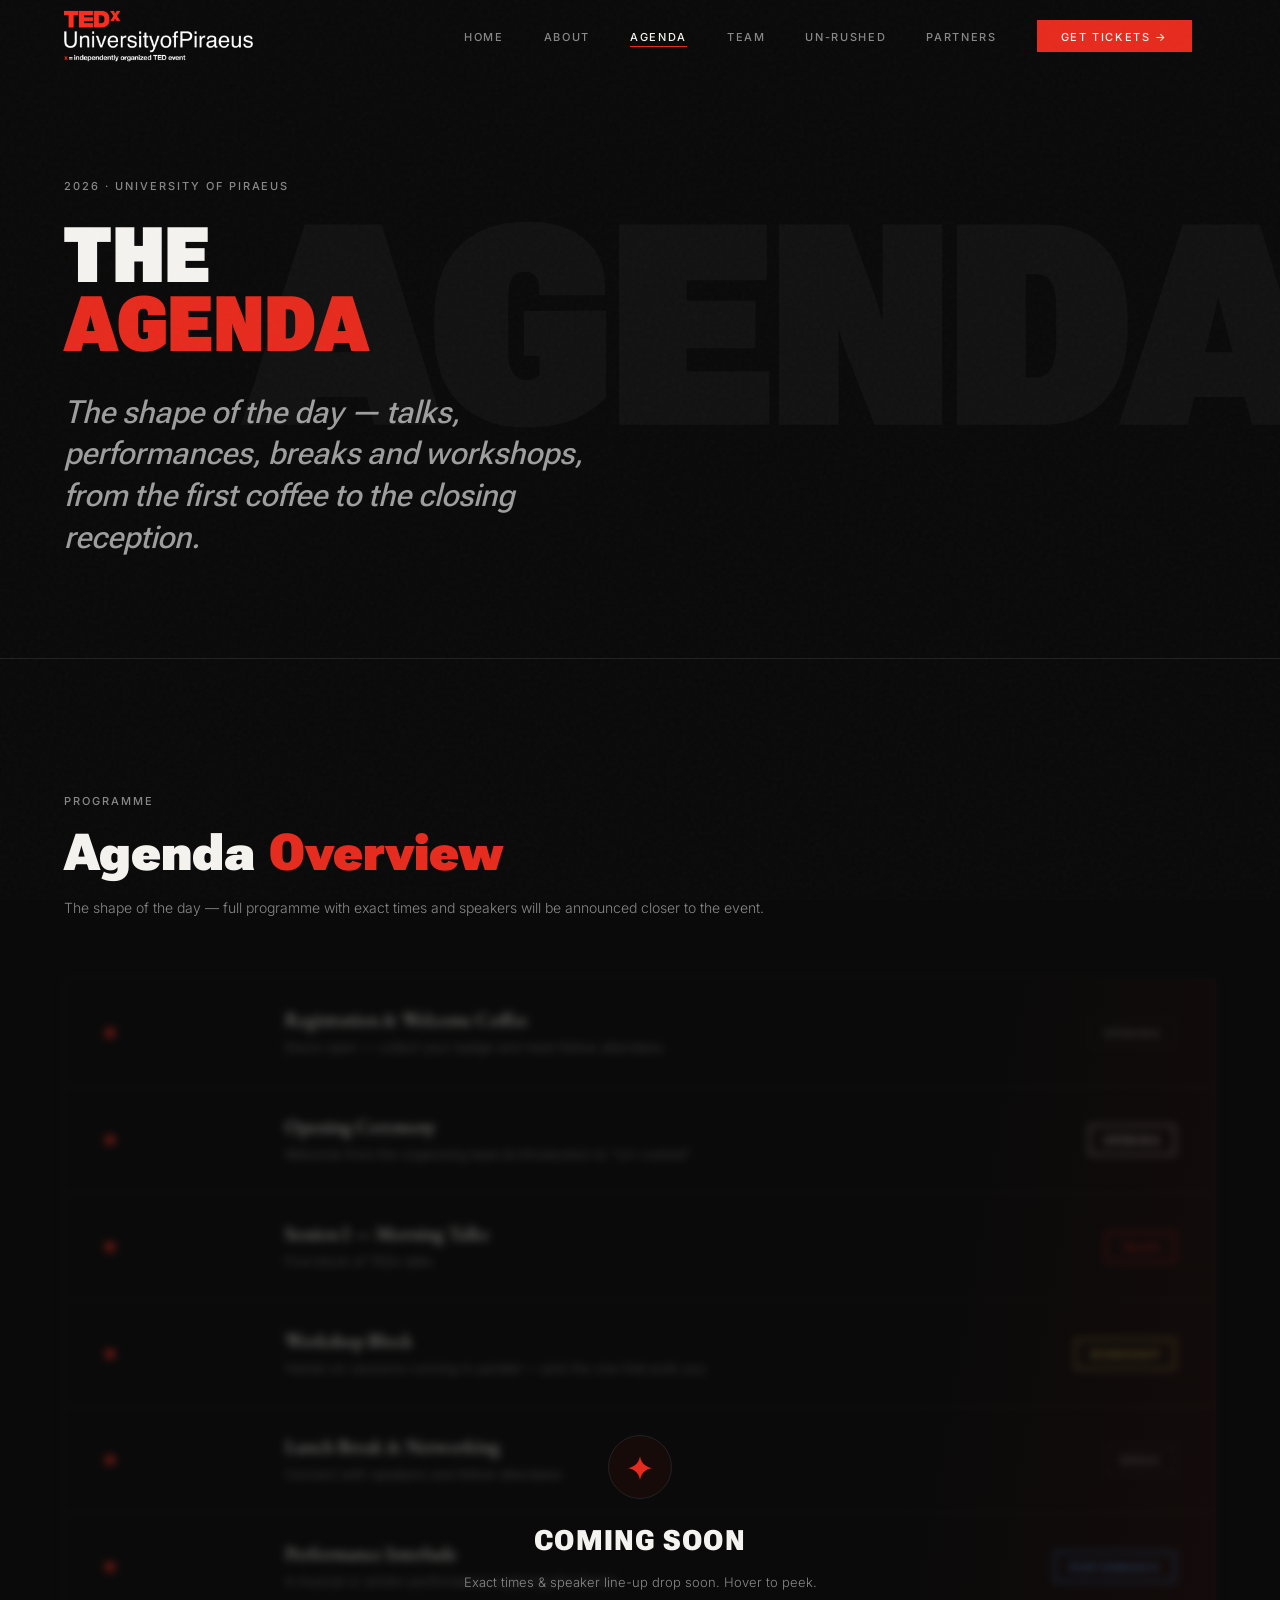
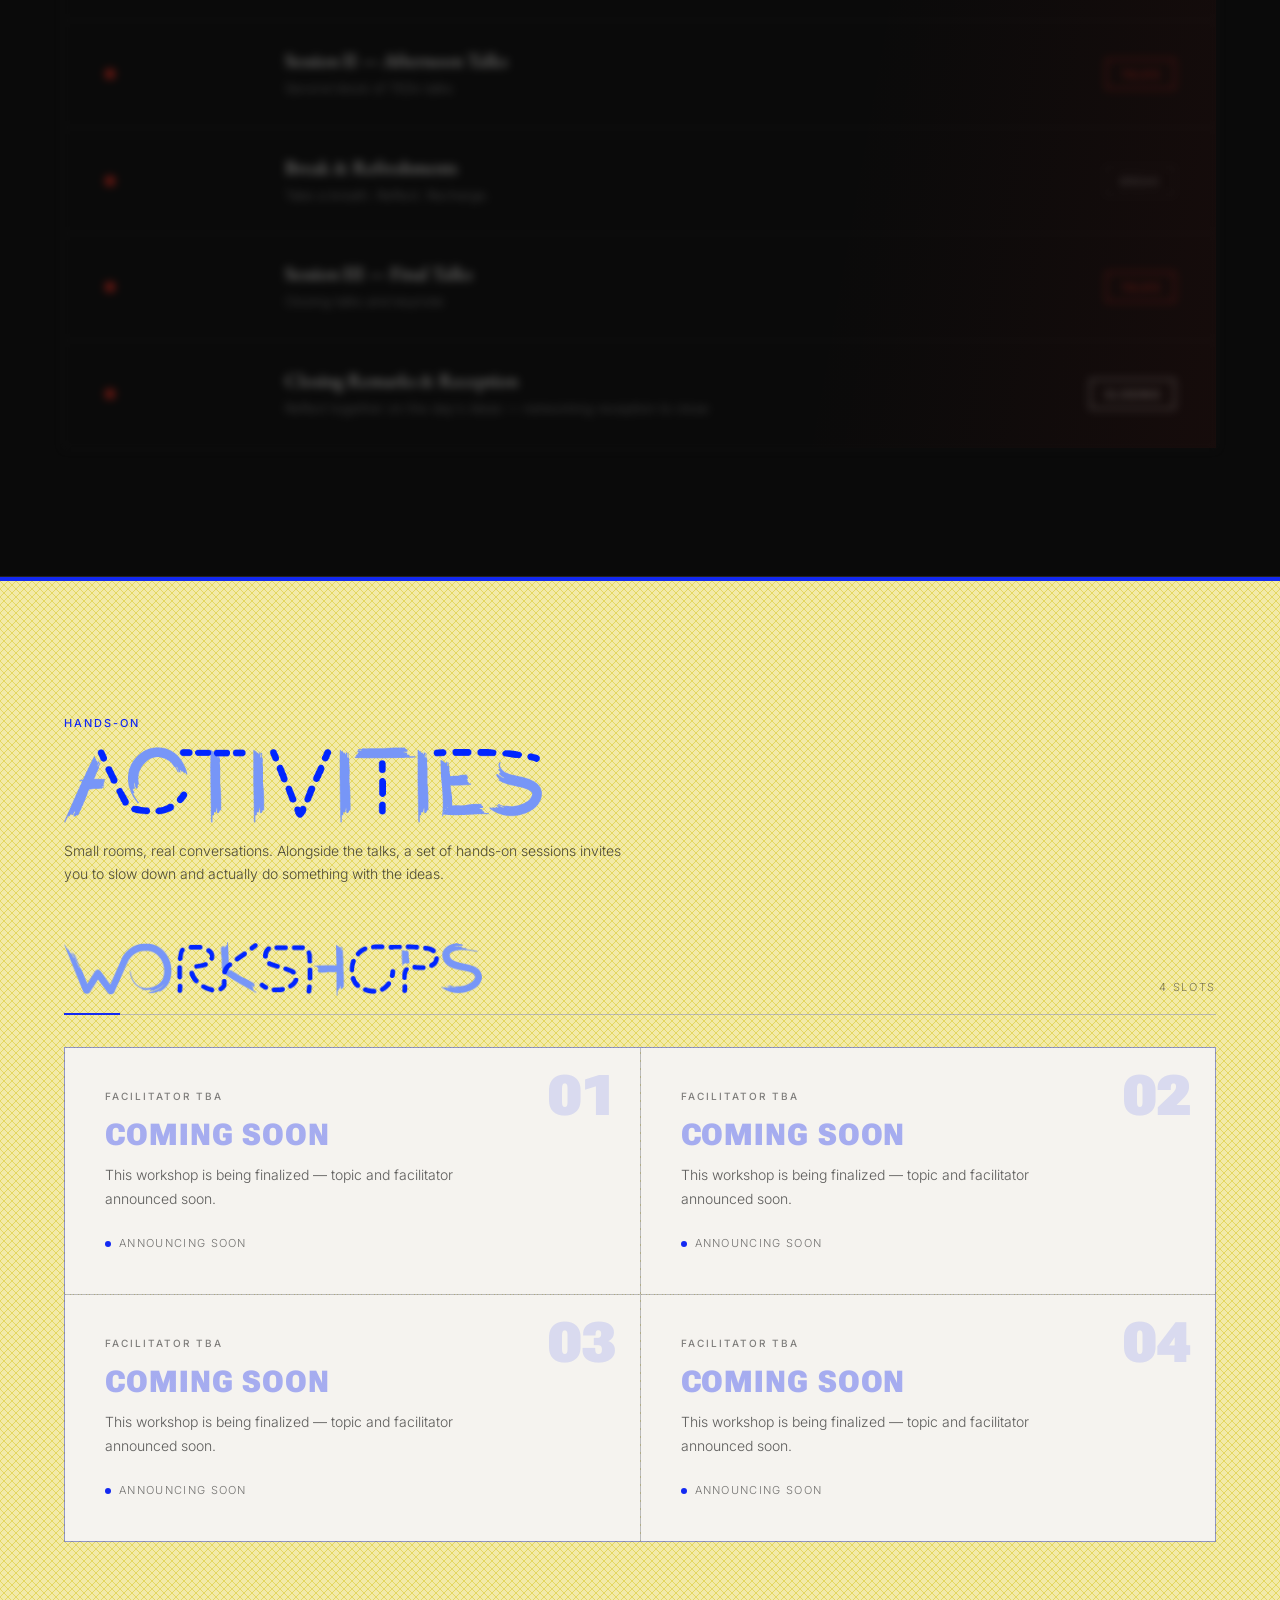
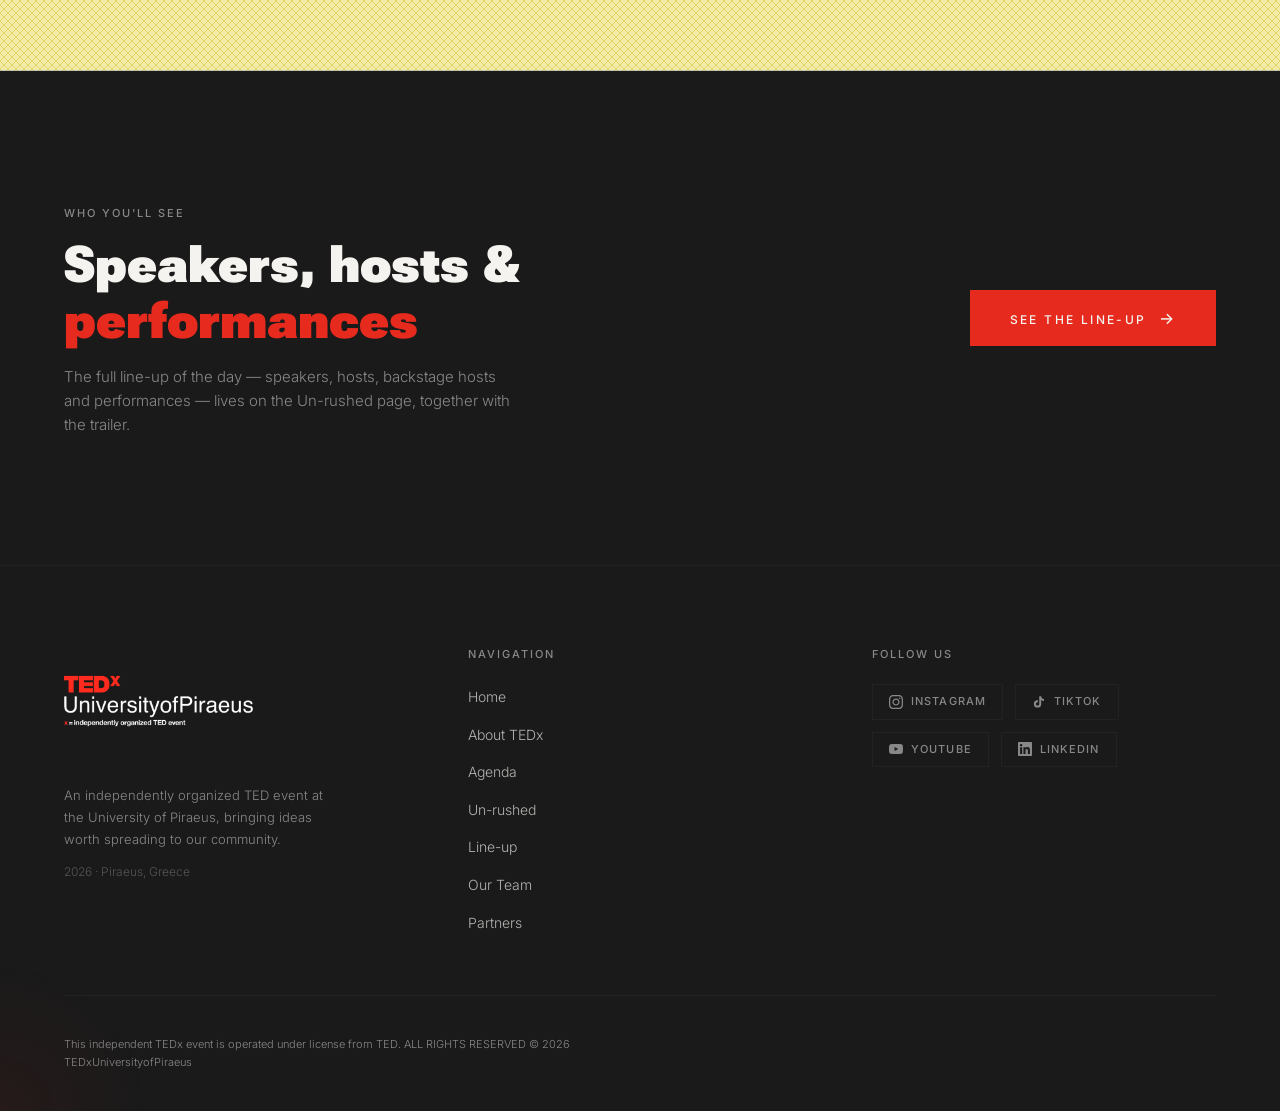
<file: agenda.html>
<!DOCTYPE html>
<html lang="el">
<head>
  <meta charset="UTF-8">
  <meta name="viewport" content="width=device-width, initial-scale=1.0">
  <title>Agenda — TEDxUniversityofPiraeus 2026</title>
  <meta name="description" content="The shape of the day at TEDxUniversityofPiraeus 2026 — talks, performances, breaks and workshops.">
  <link rel="canonical" href="https://tedxuniversityofpiraeus.gr/agenda.html">

  <!-- Link previews (WhatsApp / Facebook / LinkedIn) -->
  <meta property="og:type" content="website">
  <meta property="og:site_name" content="TEDxUniversityofPiraeus">
  <meta property="og:locale" content="el_GR">
  <meta property="og:url" content="https://tedxuniversityofpiraeus.gr/agenda.html">
  <meta property="og:title" content="Agenda — TEDxUniversityofPiraeus 2026">
  <meta property="og:description" content="The shape of the day at TEDxUniversityofPiraeus 2026 — talks, performances, breaks and workshops.">
  <meta property="og:image" content="https://tedxuniversityofpiraeus.gr/images/unrushed/trailer-poster.jpg">
  <meta property="og:image:width" content="1280">
  <meta property="og:image:height" content="720">
  <meta property="og:image:alt" content="TEDxUniversityofPiraeus 2026 — Un-rushed">
  <meta name="twitter:card" content="summary_large_image">
  <meta name="twitter:title" content="Agenda — TEDxUniversityofPiraeus 2026">
  <meta name="twitter:description" content="The shape of the day at TEDxUniversityofPiraeus 2026 — talks, performances, breaks and workshops.">
  <meta name="twitter:image" content="https://tedxuniversityofpiraeus.gr/images/unrushed/trailer-poster.jpg">
  <link rel="icon" href="images/favicon.png" type="image/png">
  <link rel="apple-touch-icon" href="images/apple-touch-icon.png">
  <link rel="stylesheet" href="css/style.css">
  <link rel="stylesheet" href="css/agenda.css">
</head>
<body>

<svg width="0" height="0" style="position:absolute;" aria-hidden="true">
  <symbol id="icon-sparkle" viewBox="0 0 24 24" fill="currentColor">
    <path d="M12 2c.6 3.6 2 6.3 4.7 8.3 2.7 1.9 5.3 2.7 7.3 2.7-2 0-4.6.8-7.3 2.7-2.7 2-4.1 4.7-4.7 8.3-.6-3.6-2-6.3-4.7-8.3C4.6 13.8 2 13 0 13c2 0 4.6-.8 7.3-2.7C10 8.3 11.4 5.6 12 2z"/>
  </symbol>
</svg>

<div id="nav-placeholder"></div>

<!-- ── PAGE HERO ── -->
<section class="agenda-hero">
  <div class="agenda-hero-bg-text">AGENDA</div>
  <div class="container">
    <span class="t-label anim-fade-up">2026 · University of Piraeus</span>
    <h1 class="t-title anim-fade-up anim-delay-2" style="margin-top:24px;">
      The<br><span style="color:var(--red);">Agenda</span>
    </h1>
    <p class="t-subheading anim-fade-up anim-delay-3" style="margin-top:32px;color:rgba(255,255,255,0.6);max-width:560px;">
      The shape of the day — talks, performances, breaks and workshops, from the first coffee to the closing reception.
    </p>
  </div>
</section>

<!-- ═══════════════════════════════════════
     PROGRAMME
═══════════════════════════════════════ -->
<section class="agenda-section section">
  <div class="container">
    <div class="reveal">
      <span class="t-label">Programme</span>
      <h2 class="t-heading" style="margin-top:12px;">Agenda <span style="color:var(--red);">Overview</span></h2>
      <p style="font-size:14px;color:var(--gray-light);margin-top:16px;">The shape of the day — full programme with exact times and speakers will be announced closer to the event.</p>
    </div>

    <div class="agenda-soon reveal" style="margin-top:48px;">
      <div class="agenda-grid">
        <div class="agenda-item">
          <div class="agenda-time"><span class="agenda-time-dot"></span></div>
          <div>
            <div class="agenda-title">Registration &amp; Welcome Coffee</div>
            <div class="agenda-desc">Doors open — collect your badge and meet fellow attendees</div>
          </div>
          <span class="agenda-type">Opening</span>
        </div>

        <div class="agenda-item">
          <div class="agenda-time"><span class="agenda-time-dot"></span></div>
          <div>
            <div class="agenda-title">Opening Ceremony</div>
            <div class="agenda-desc">Welcome from the organizing team &amp; introduction to "Un-rushed"</div>
          </div>
          <span class="agenda-type opening">Opening</span>
        </div>

        <div class="agenda-item">
          <div class="agenda-time"><span class="agenda-time-dot"></span></div>
          <div>
            <div class="agenda-title">Session I — Morning Talks</div>
            <div class="agenda-desc">First block of TEDx talks</div>
          </div>
          <span class="agenda-type talk">Talks</span>
        </div>

        <div class="agenda-item">
          <div class="agenda-time"><span class="agenda-time-dot"></span></div>
          <div>
            <div class="agenda-title">Workshop Block</div>
            <div class="agenda-desc">Hands-on sessions running in parallel — pick the one that pulls you</div>
          </div>
          <span class="agenda-type workshop">Workshop</span>
        </div>

        <div class="agenda-item">
          <div class="agenda-time"><span class="agenda-time-dot"></span></div>
          <div>
            <div class="agenda-title">Lunch Break &amp; Networking</div>
            <div class="agenda-desc">Connect with speakers and fellow attendees</div>
          </div>
          <span class="agenda-type break">Break</span>
        </div>

        <div class="agenda-item">
          <div class="agenda-time"><span class="agenda-time-dot"></span></div>
          <div>
            <div class="agenda-title">Performance Interlude</div>
            <div class="agenda-desc">A musical or artistic performance exploring the theme</div>
          </div>
          <span class="agenda-type performance">Performance</span>
        </div>

        <div class="agenda-item">
          <div class="agenda-time"><span class="agenda-time-dot"></span></div>
          <div>
            <div class="agenda-title">Session II — Afternoon Talks</div>
            <div class="agenda-desc">Second block of TEDx talks</div>
          </div>
          <span class="agenda-type talk">Talks</span>
        </div>

        <div class="agenda-item">
          <div class="agenda-time"><span class="agenda-time-dot"></span></div>
          <div>
            <div class="agenda-title">Break &amp; Refreshments</div>
            <div class="agenda-desc">Take a breath. Reflect. Recharge.</div>
          </div>
          <span class="agenda-type break">Break</span>
        </div>

        <div class="agenda-item">
          <div class="agenda-time"><span class="agenda-time-dot"></span></div>
          <div>
            <div class="agenda-title">Session III — Final Talks</div>
            <div class="agenda-desc">Closing talks and keynote</div>
          </div>
          <span class="agenda-type talk">Talks</span>
        </div>

        <div class="agenda-item">
          <div class="agenda-time"><span class="agenda-time-dot"></span></div>
          <div>
            <div class="agenda-title">Closing Remarks &amp; Reception</div>
            <div class="agenda-desc">Reflect together on the day's ideas — networking reception to close</div>
          </div>
          <span class="agenda-type opening">Closing</span>
        </div>
      </div>

      <div class="agenda-soon-overlay">
        <div class="soon-badge soon-badge-lg"><svg width="26" height="26"><use href="#icon-sparkle"></use></svg></div>
        <div class="agenda-soon-title">Coming Soon</div>
        <div class="agenda-soon-sub">Exact times &amp; speaker line-up drop soon. Hover to peek.</div>
      </div>
    </div>
  </div>
</section>

<!-- ═══════════════════════════════════════
     WORKSHOPS

     ΤΑ WORKSHOPS ΟΡΙΖΟΝΤΑΙ ΣΤΟ js/lineup.js — μία γραμμή το καθένα.
     Μην γράφεις κάρτες εδώ: παράγονται αυτόματα από εκείνη τη λίστα.
═══════════════════════════════════════ -->
<section class="workshops-section ur-halftone section" id="workshops">
  <div class="container">
    <div class="reveal">
      <span class="t-label">Hands-on</span>
      <h2 class="section-wordmark wordmark" style="margin-top:12px;">
        <img class="wordmark-img" src="images/wordmarks/activities.png" alt="Activities">
        <span class="wordmark-text">Activities</span>
      </h2>
      <p class="workshops-intro">Small rooms, real conversations. Alongside the talks, a set of hands-on sessions invites you to slow down and actually do something with the ideas.</p>
    </div>

    <div class="workshops-group-header reveal">
      <h3 class="workshops-group-name wordmark">
        <img class="wordmark-img" src="images/wordmarks/workshops.png" alt="Workshops">
        <span class="wordmark-text">Workshops</span>
      </h3>
      <div class="workshops-group-count">4 Slots</div>
    </div>

    <div class="workshops-grid stagger-group" id="workshops-grid"></div>

  </div>
</section>

<!-- ── LINE-UP POINTER ── -->
<section class="agenda-pointer section">
  <div class="container agenda-pointer-inner reveal">
    <div>
      <span class="t-label">Who you'll see</span>
      <h2 class="t-heading" style="margin-top:12px;">Speakers, hosts &amp;<br><span style="color:var(--red);">performances</span></h2>
      <p style="font-size:15px;color:var(--gray-light);margin-top:16px;max-width:460px;">The full line-up of the day — speakers, hosts, backstage hosts and performances — lives on the Un-rushed page, together with the trailer.</p>
    </div>
    <a href="unrushed.html#lineup" class="btn btn-primary btn-arrow">See the Line-up</a>
  </div>
</section>

<div id="footer-placeholder"></div>

<script src="js/components.js"></script>
<script src="js/lineup.js"></script>
<script src="js/main.js"></script>
</body>
</html>
</file>
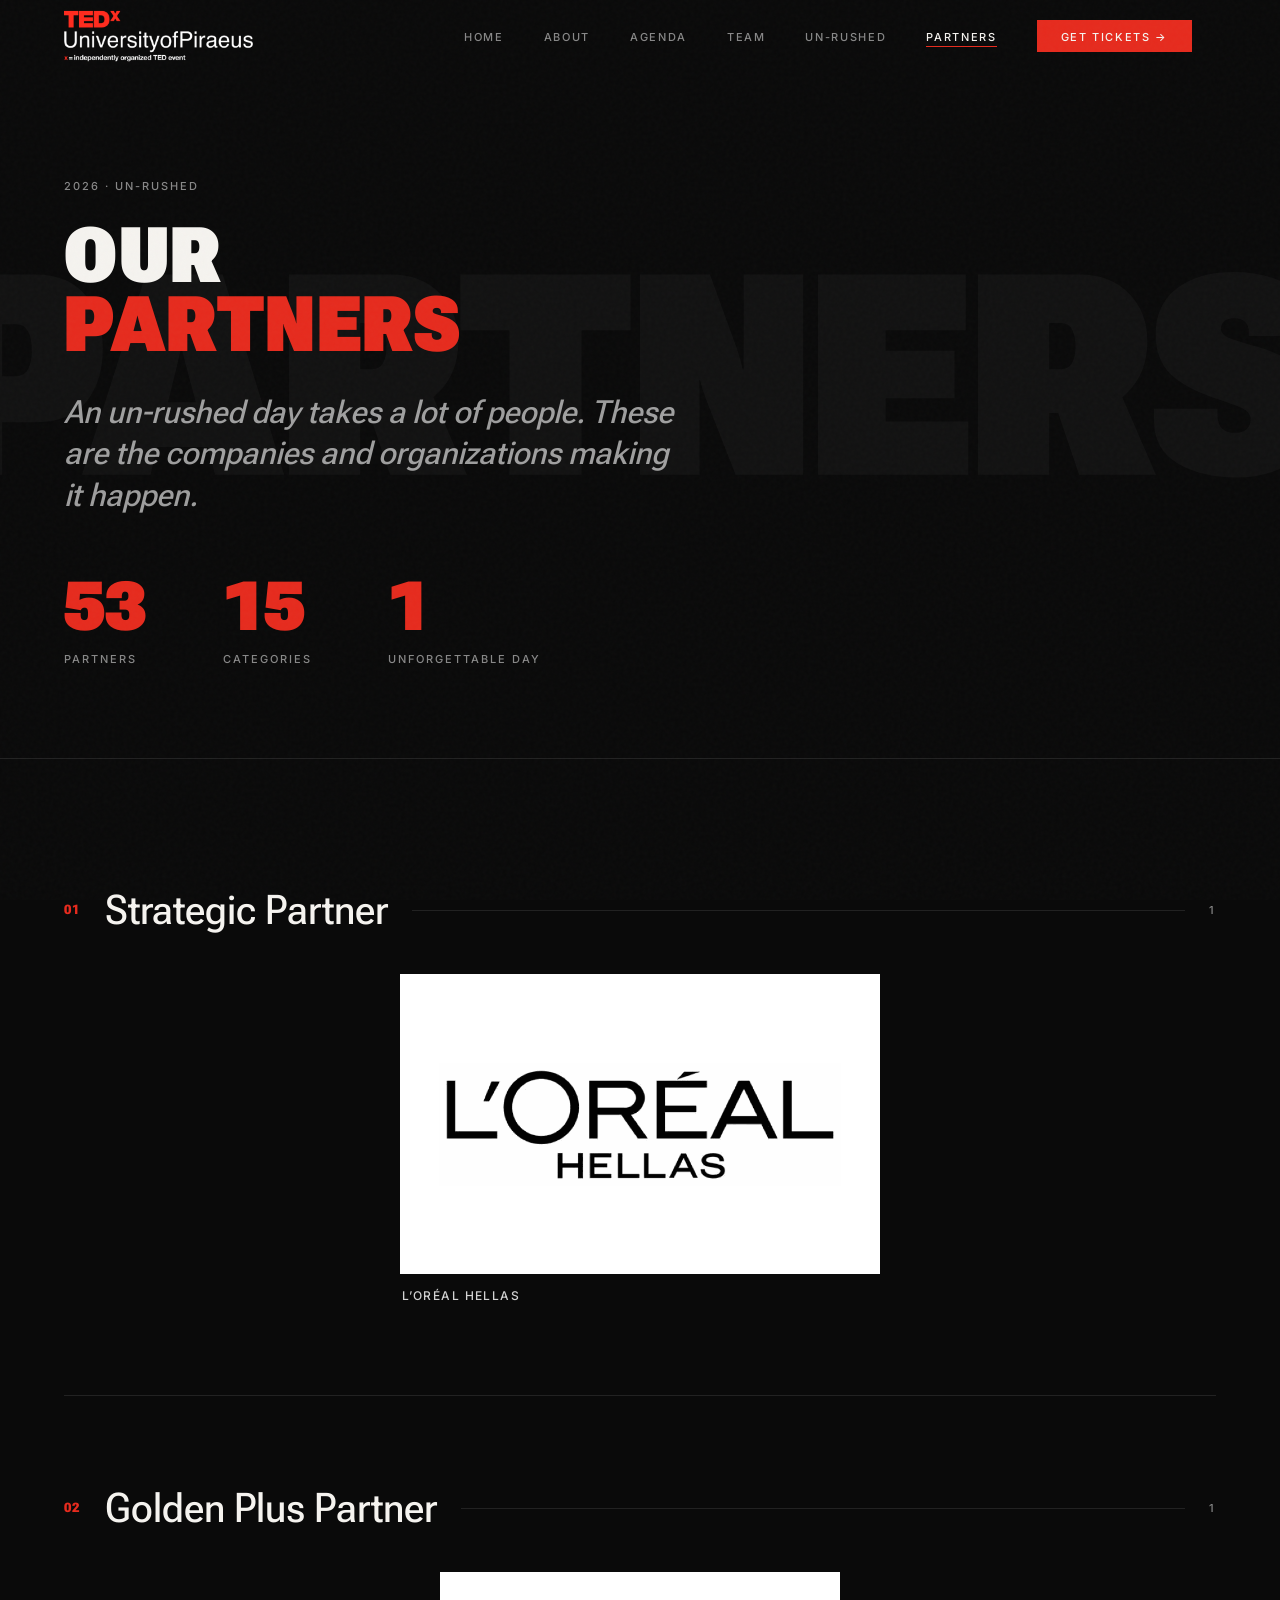
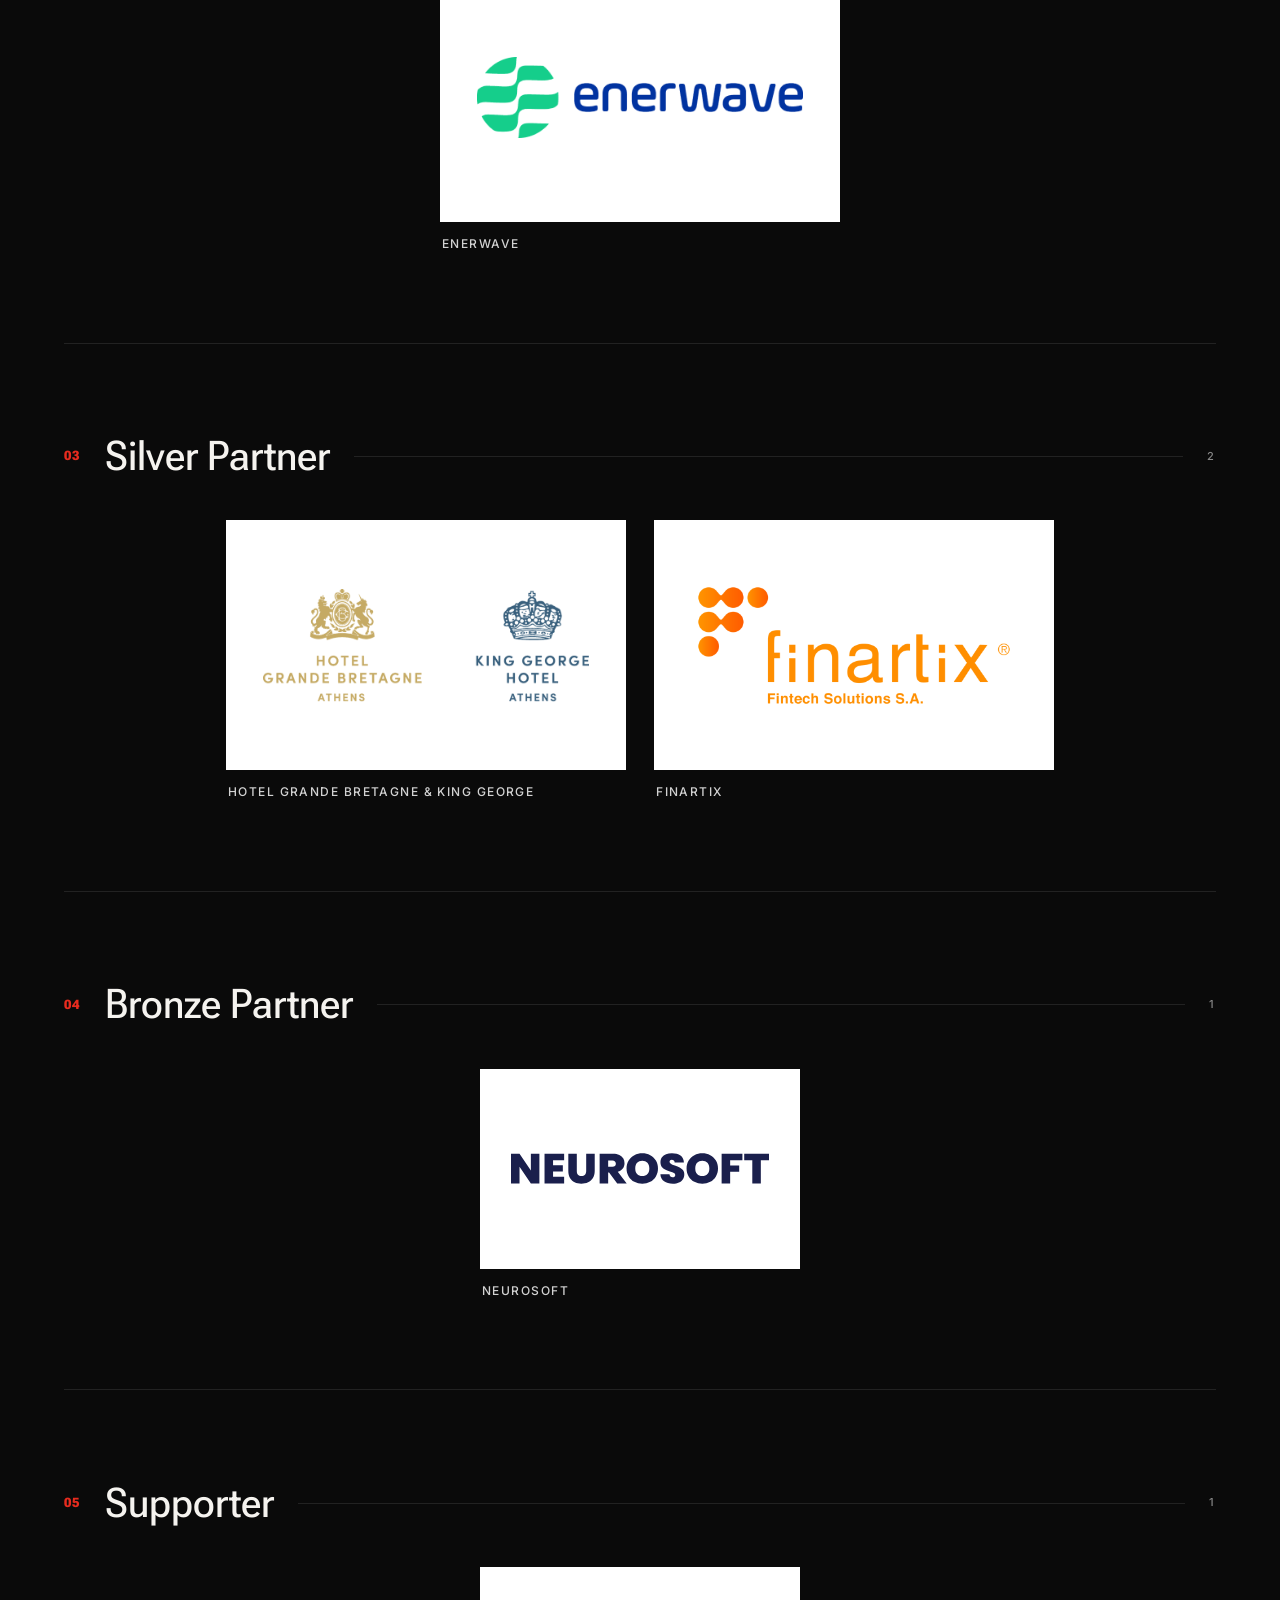
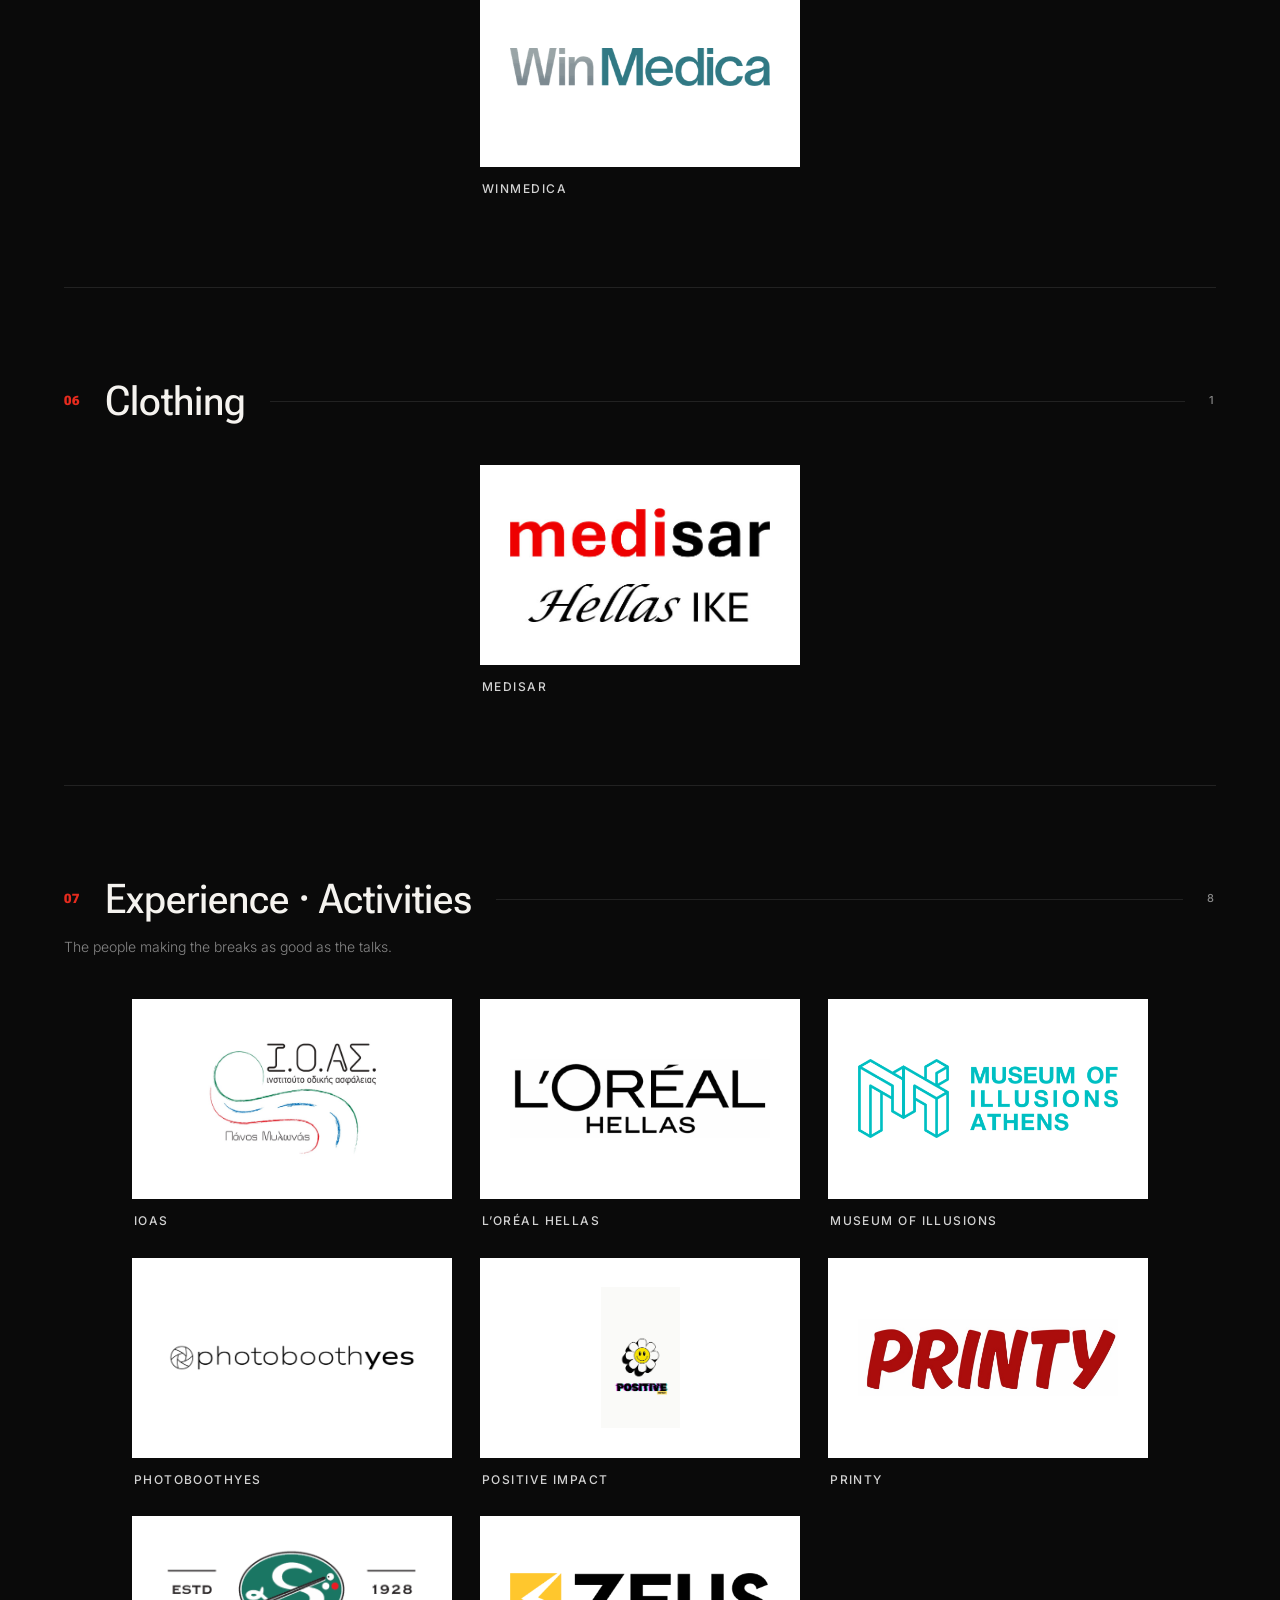
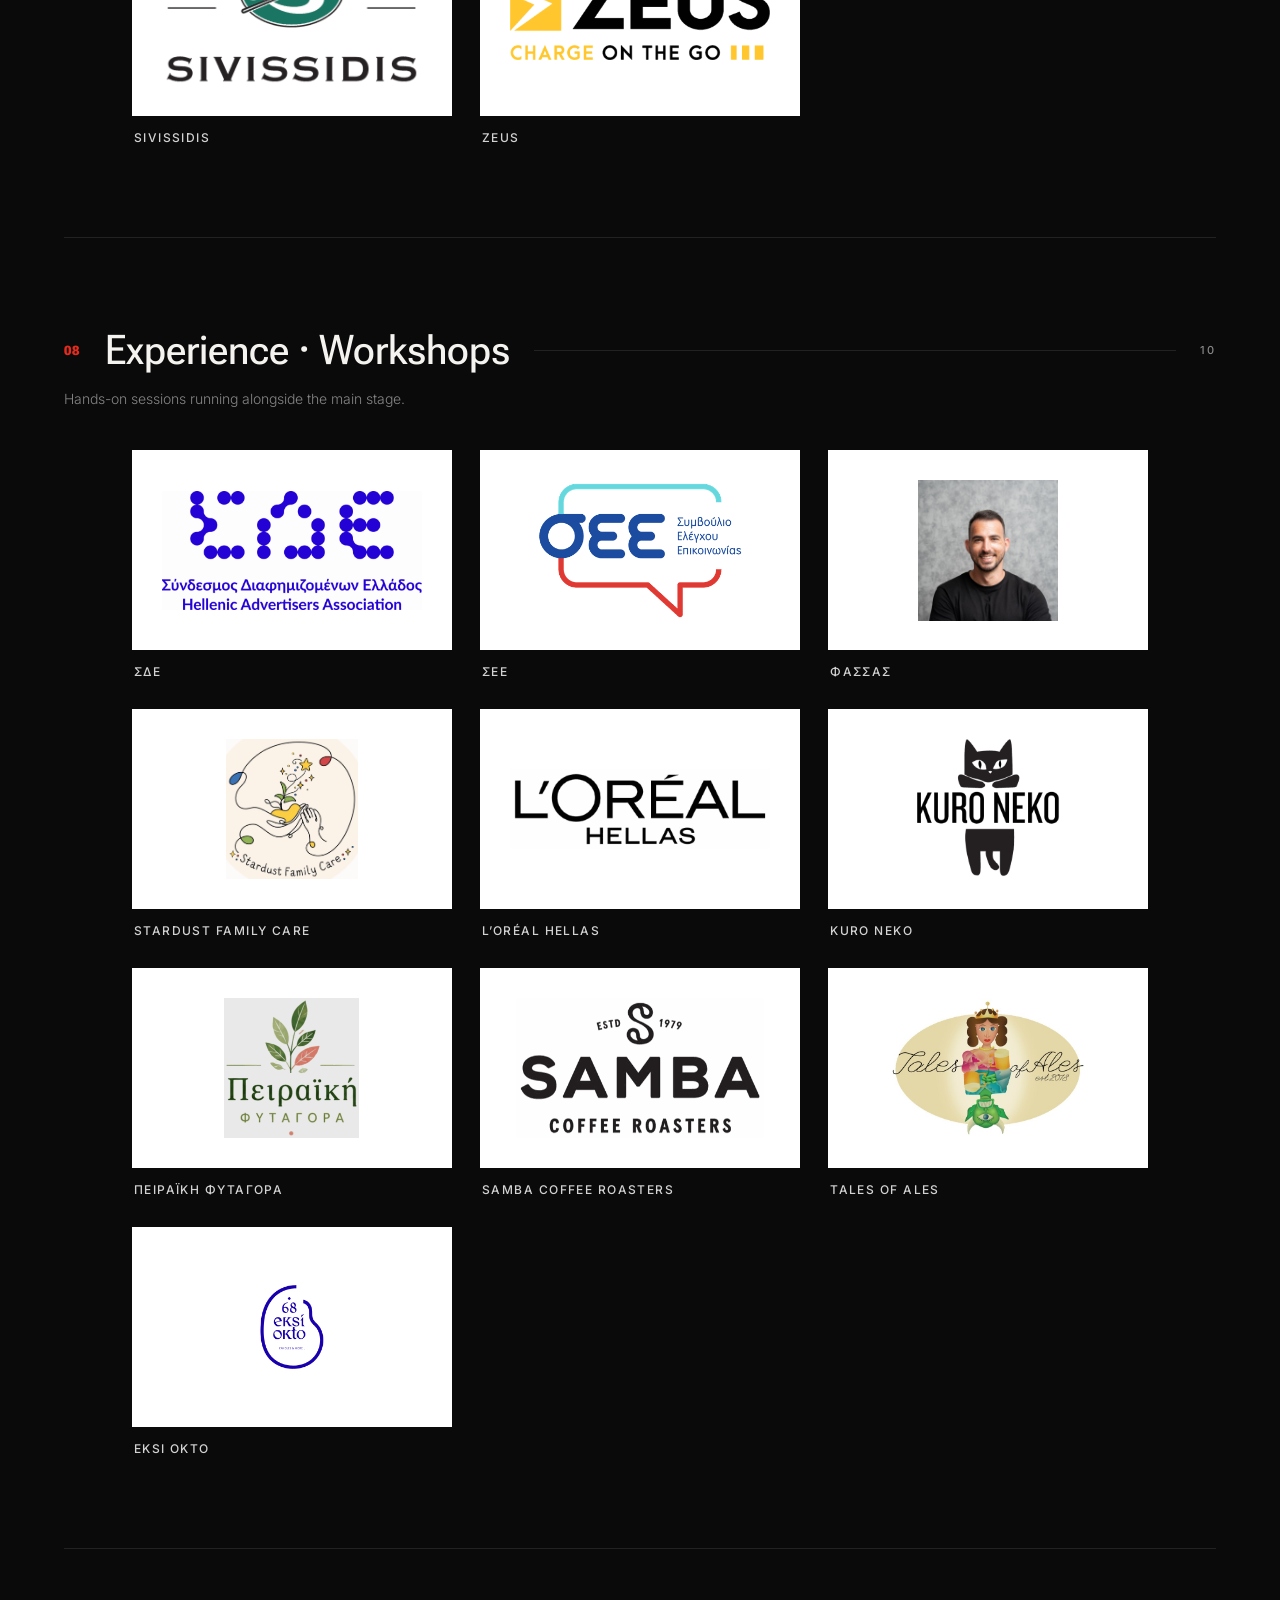
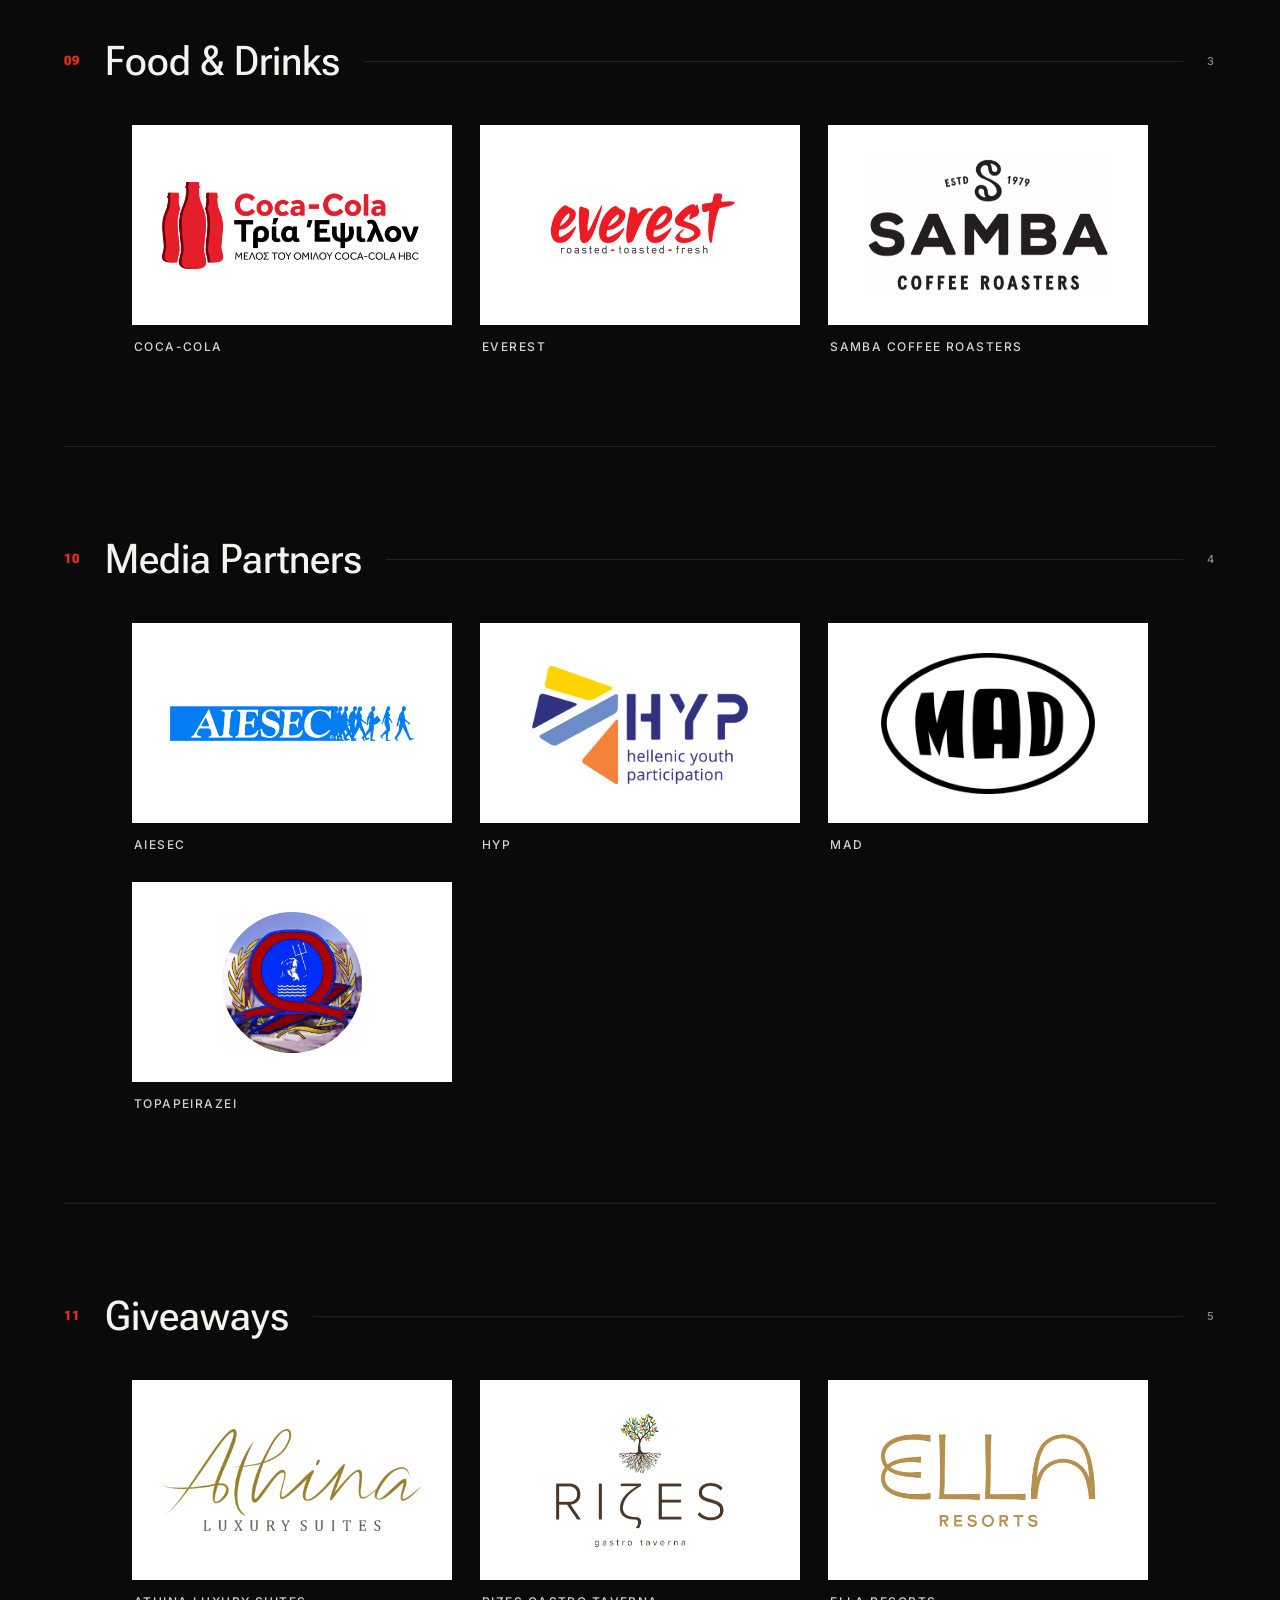
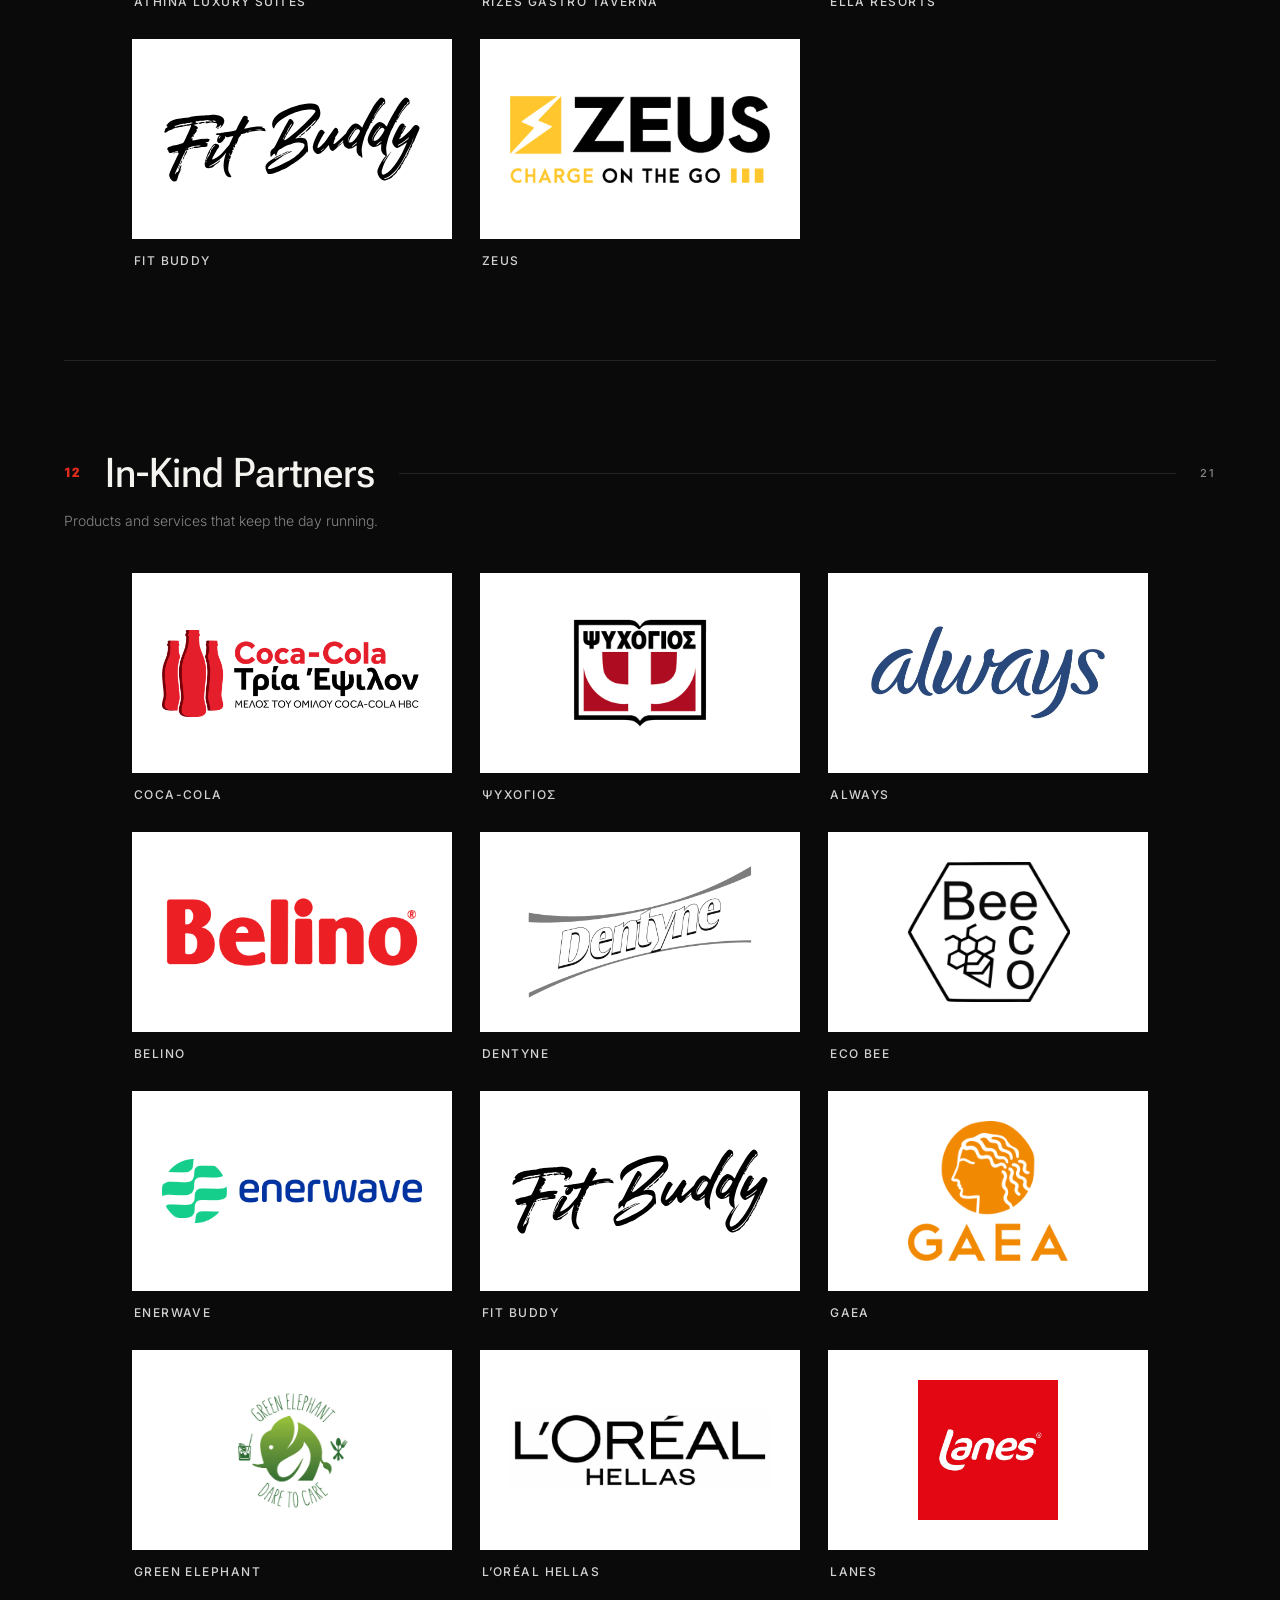
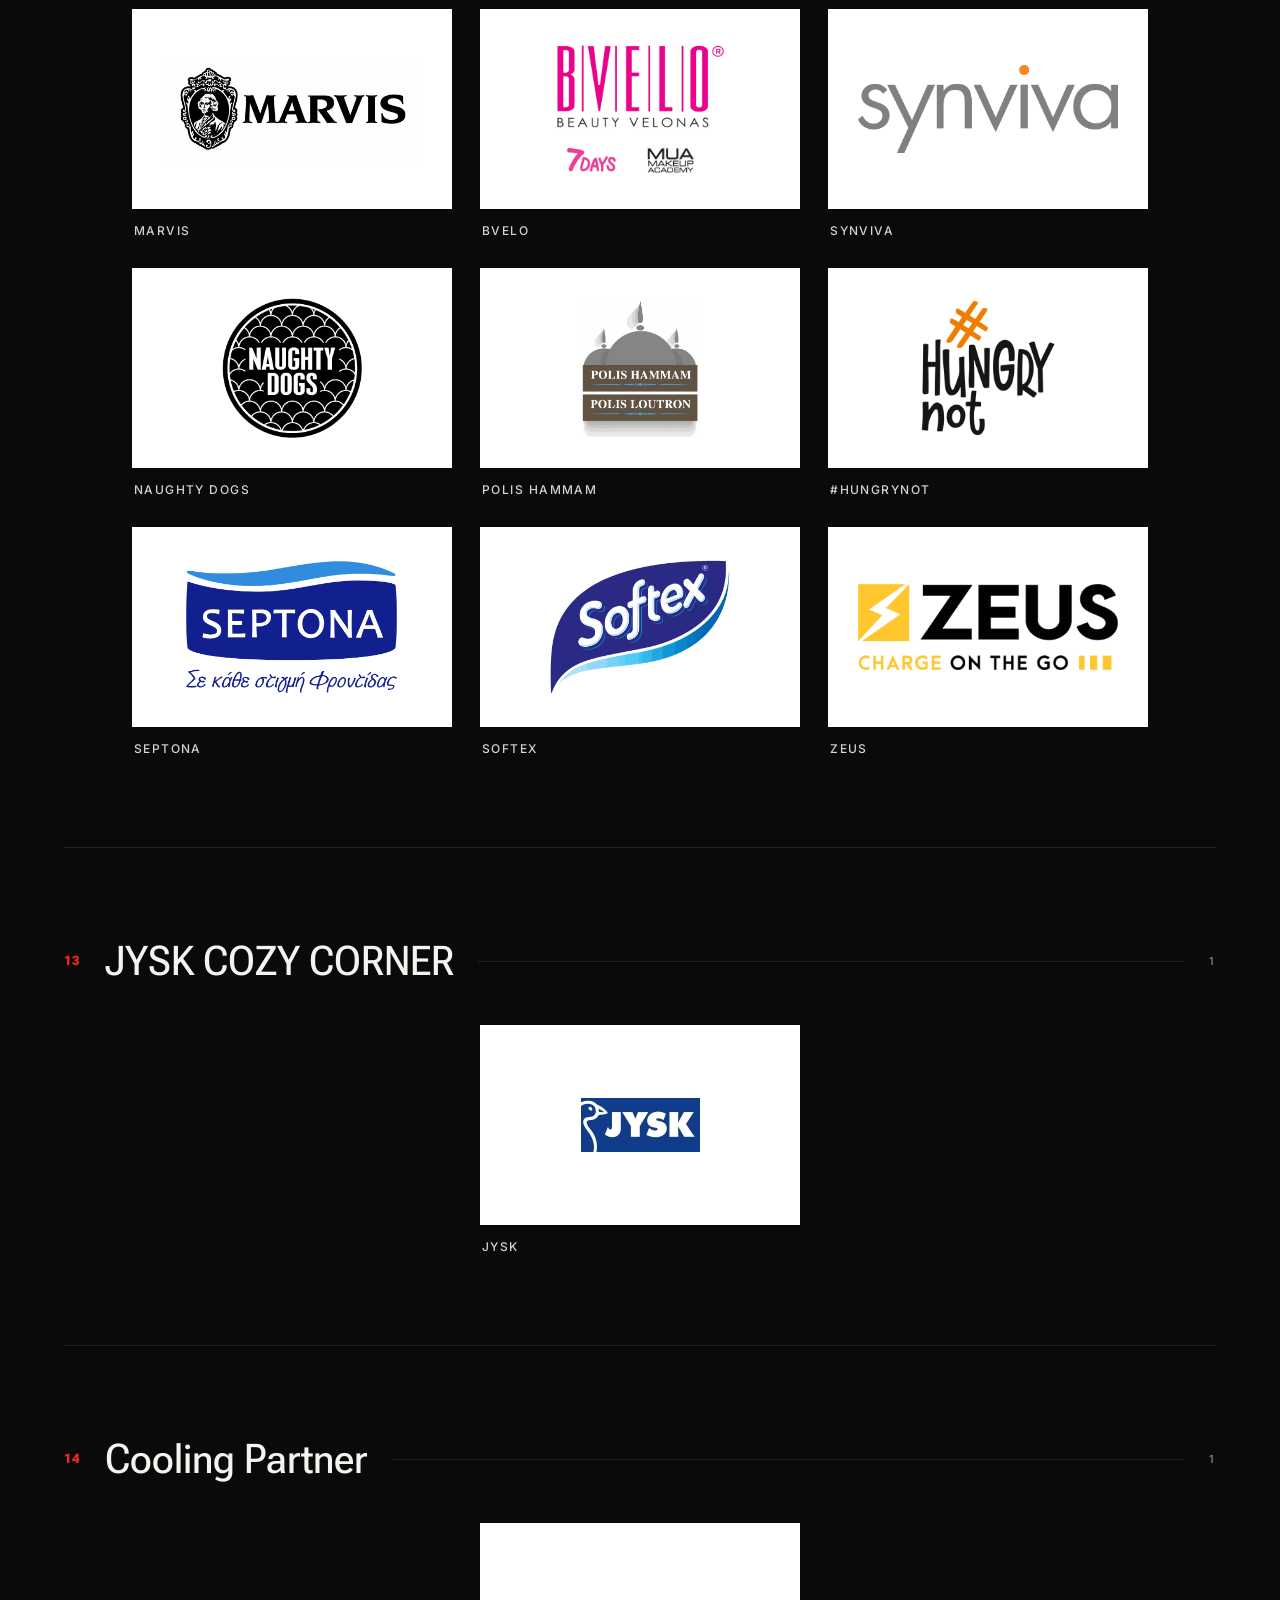
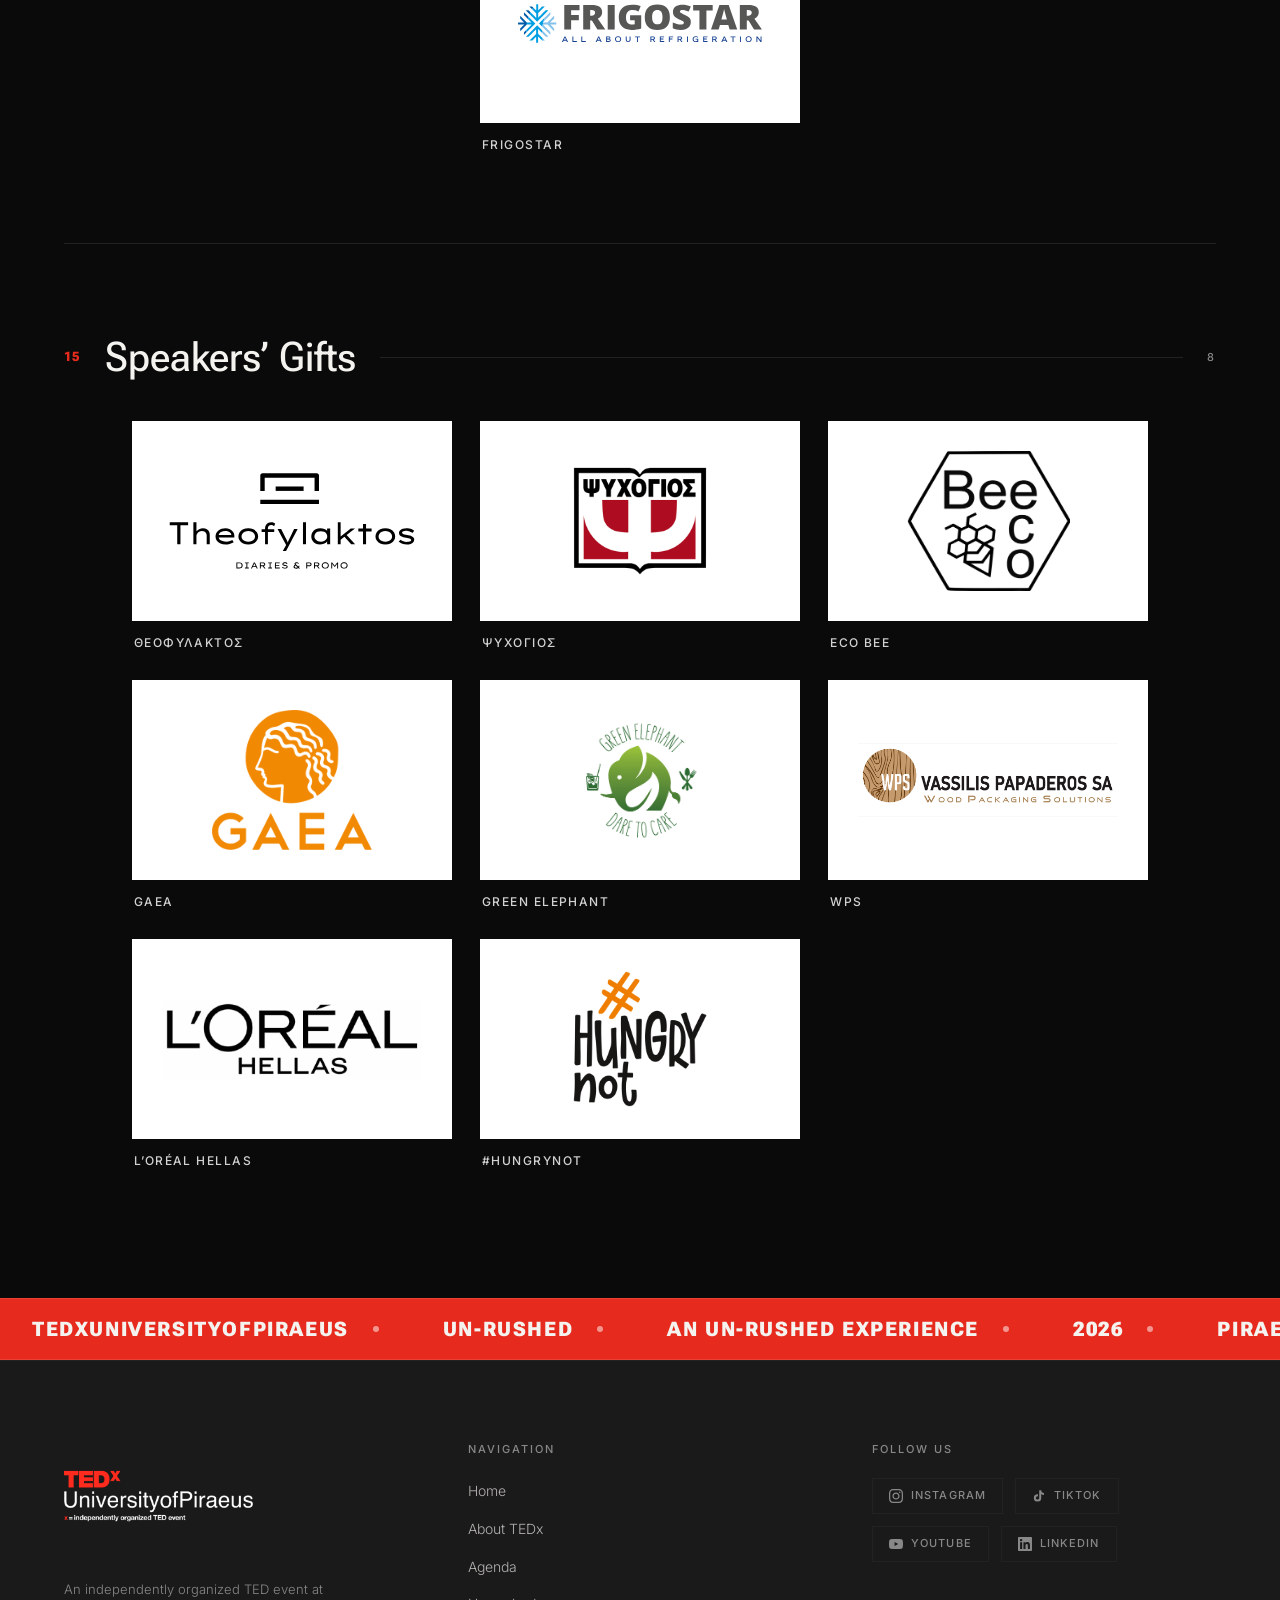
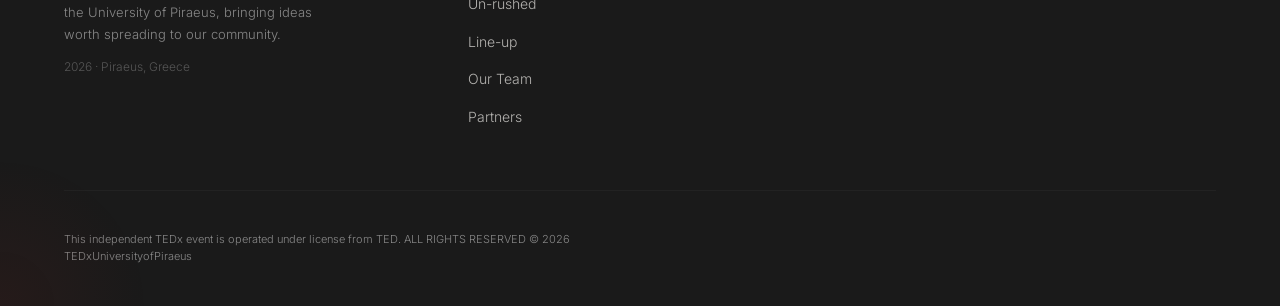
<file: sponsors.html>
<!DOCTYPE html>
<html lang="el">
<head>
  <meta charset="UTF-8">
  <meta name="viewport" content="width=device-width, initial-scale=1.0">
  <title>Partners — TEDxUniversityofPiraeus 2026</title>
  <meta name="description" content="The companies and organizations behind TEDxUniversityofPiraeus 2026 — Un-rushed.">
  <link rel="canonical" href="https://tedxuniversityofpiraeus.gr/sponsors.html">

  <!-- Link previews (WhatsApp / Facebook / LinkedIn) -->
  <meta property="og:type" content="website">
  <meta property="og:site_name" content="TEDxUniversityofPiraeus">
  <meta property="og:locale" content="el_GR">
  <meta property="og:url" content="https://tedxuniversityofpiraeus.gr/sponsors.html">
  <meta property="og:title" content="Partners — TEDxUniversityofPiraeus 2026">
  <meta property="og:description" content="The companies and organizations behind TEDxUniversityofPiraeus 2026 — Un-rushed.">
  <meta property="og:image" content="https://tedxuniversityofpiraeus.gr/images/unrushed/trailer-poster.jpg">
  <meta property="og:image:width" content="1280">
  <meta property="og:image:height" content="720">
  <meta property="og:image:alt" content="TEDxUniversityofPiraeus 2026 — Un-rushed">
  <meta name="twitter:card" content="summary_large_image">
  <meta name="twitter:title" content="Partners — TEDxUniversityofPiraeus 2026">
  <meta name="twitter:description" content="The companies and organizations behind TEDxUniversityofPiraeus 2026 — Un-rushed.">
  <meta name="twitter:image" content="https://tedxuniversityofpiraeus.gr/images/unrushed/trailer-poster.jpg">
  <link rel="icon" href="images/favicon.png" type="image/png">
  <link rel="apple-touch-icon" href="images/apple-touch-icon.png">
  <link rel="stylesheet" href="css/style.css">
  <link rel="stylesheet" href="css/sponsors.css">
</head>
<body>

<div id="nav-placeholder"></div>

<!-- ── PAGE HERO ── -->
<section class="spon-hero">
  <div class="spon-hero-bg-text">PARTNERS</div>
  <div class="container">
    <span class="t-label anim-fade-up">2026 · Un-rushed</span>
    <h1 class="t-title anim-fade-up anim-delay-2" style="margin-top:24px;">
      Our<br><span style="color:var(--red);">Partners</span>
    </h1>
    <p class="t-subheading spon-hero-lead anim-fade-up anim-delay-3">
      An un-rushed day takes a lot of people. These are the companies and organizations making it happen.
    </p>

    <div class="spon-stats anim-fade-up anim-delay-4">
      <div>
        <div class="spon-stat-number"><span data-sponsor-count="companies" data-count="0">0</span></div>
        <div class="spon-stat-label">Partners</div>
      </div>
      <div>
        <div class="spon-stat-number"><span data-sponsor-count="categories" data-count="0">0</span></div>
        <div class="spon-stat-label">Categories</div>
      </div>
      <div>
        <div class="spon-stat-number">1</div>
        <div class="spon-stat-label">Unforgettable Day</div>
      </div>
    </div>
  </div>
</section>

<!-- ── PARTNER WALL (rendered from js/sponsors.js) ── -->
<div class="spon-list">
  <div class="container" id="sponsors-root"></div>
</div>

<div class="ticker">
  <div class="ticker-track">
    <span class="ticker-item">TEDxUniversityofPiraeus<span class="ticker-dot"></span></span>
    <span class="ticker-item">Un-rushed<span class="ticker-dot"></span></span>
    <span class="ticker-item">An Un-rushed Experience<span class="ticker-dot"></span></span>
    <span class="ticker-item">2026<span class="ticker-dot"></span></span>
    <span class="ticker-item">Piraeus, Greece<span class="ticker-dot"></span></span>
    <span class="ticker-item">Think Slower, Think Deeper<span class="ticker-dot"></span></span>
  </div>
</div>

<div id="footer-placeholder"></div>

<script src="js/components.js"></script>
<!-- sponsors.js must run before main.js so the injected tiles get observed -->
<script src="js/sponsors.js"></script>
<script src="js/main.js"></script>
</body>
</html>
</file>
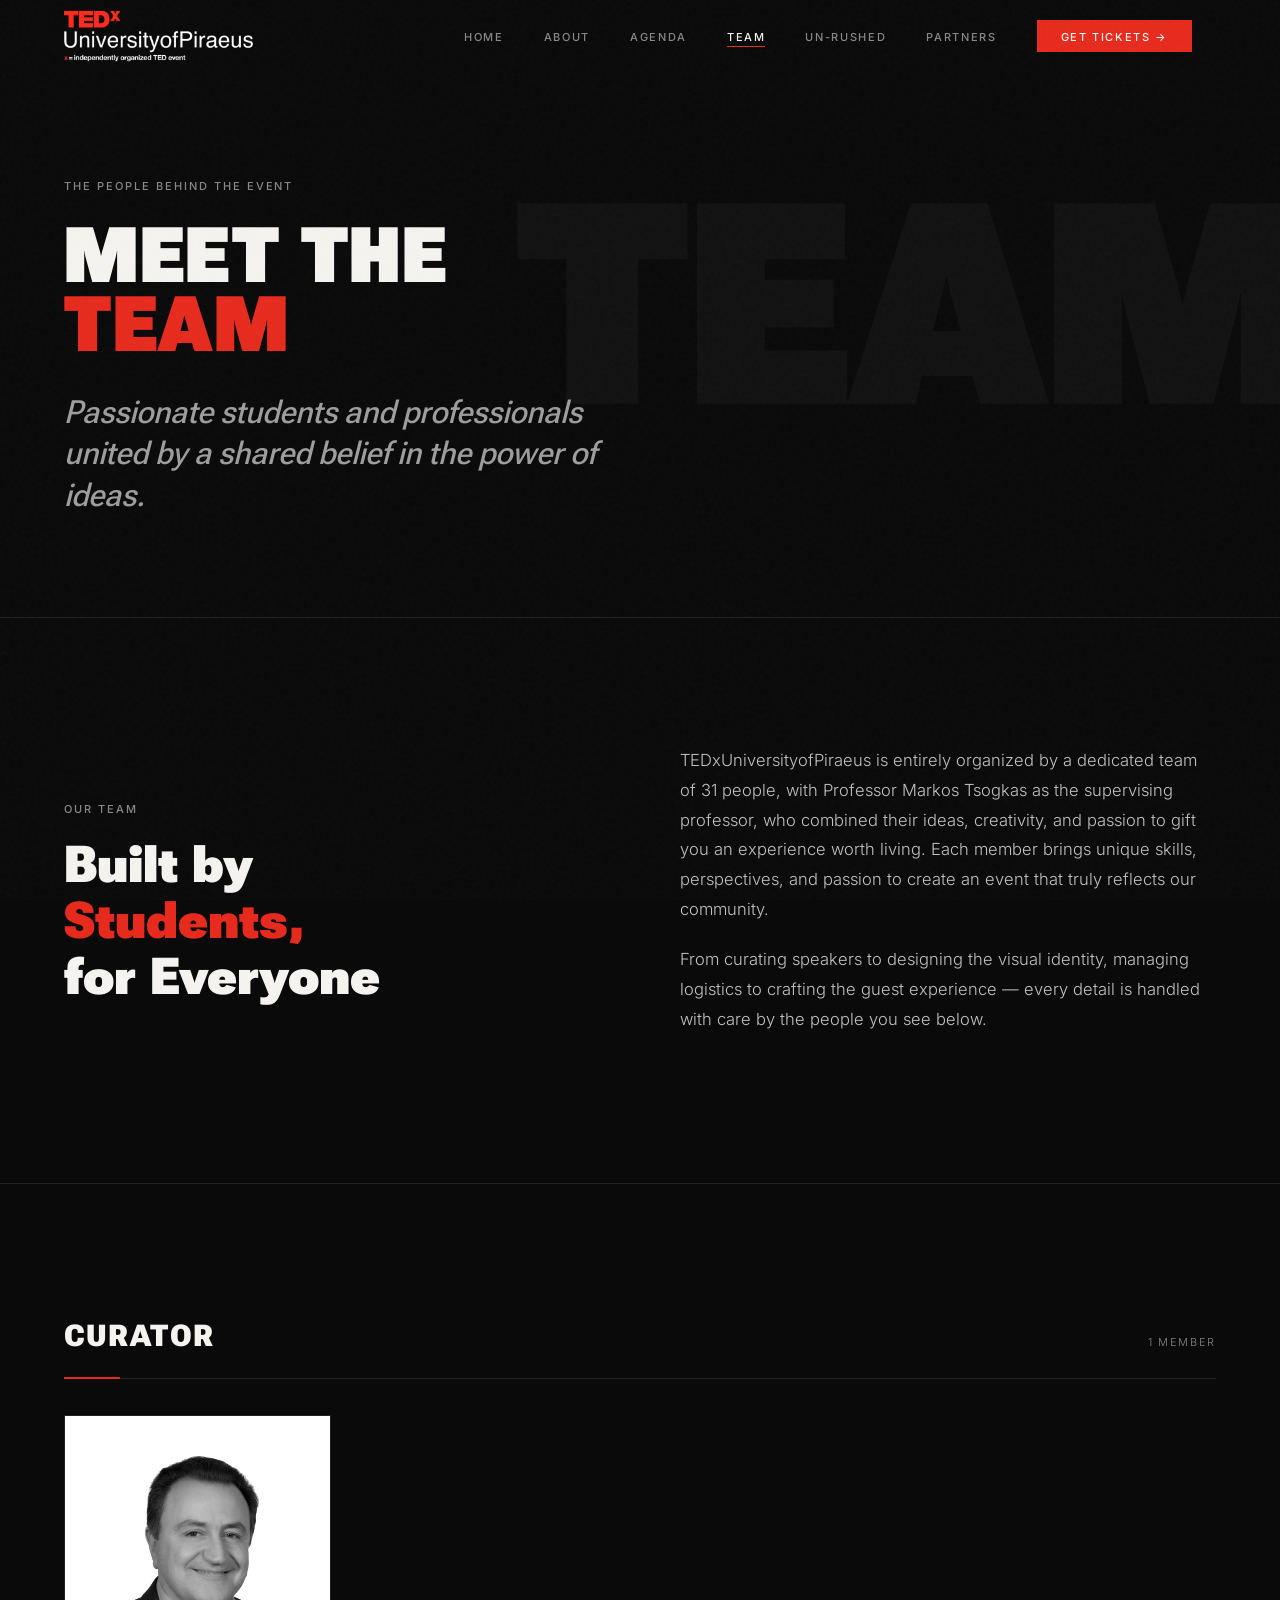
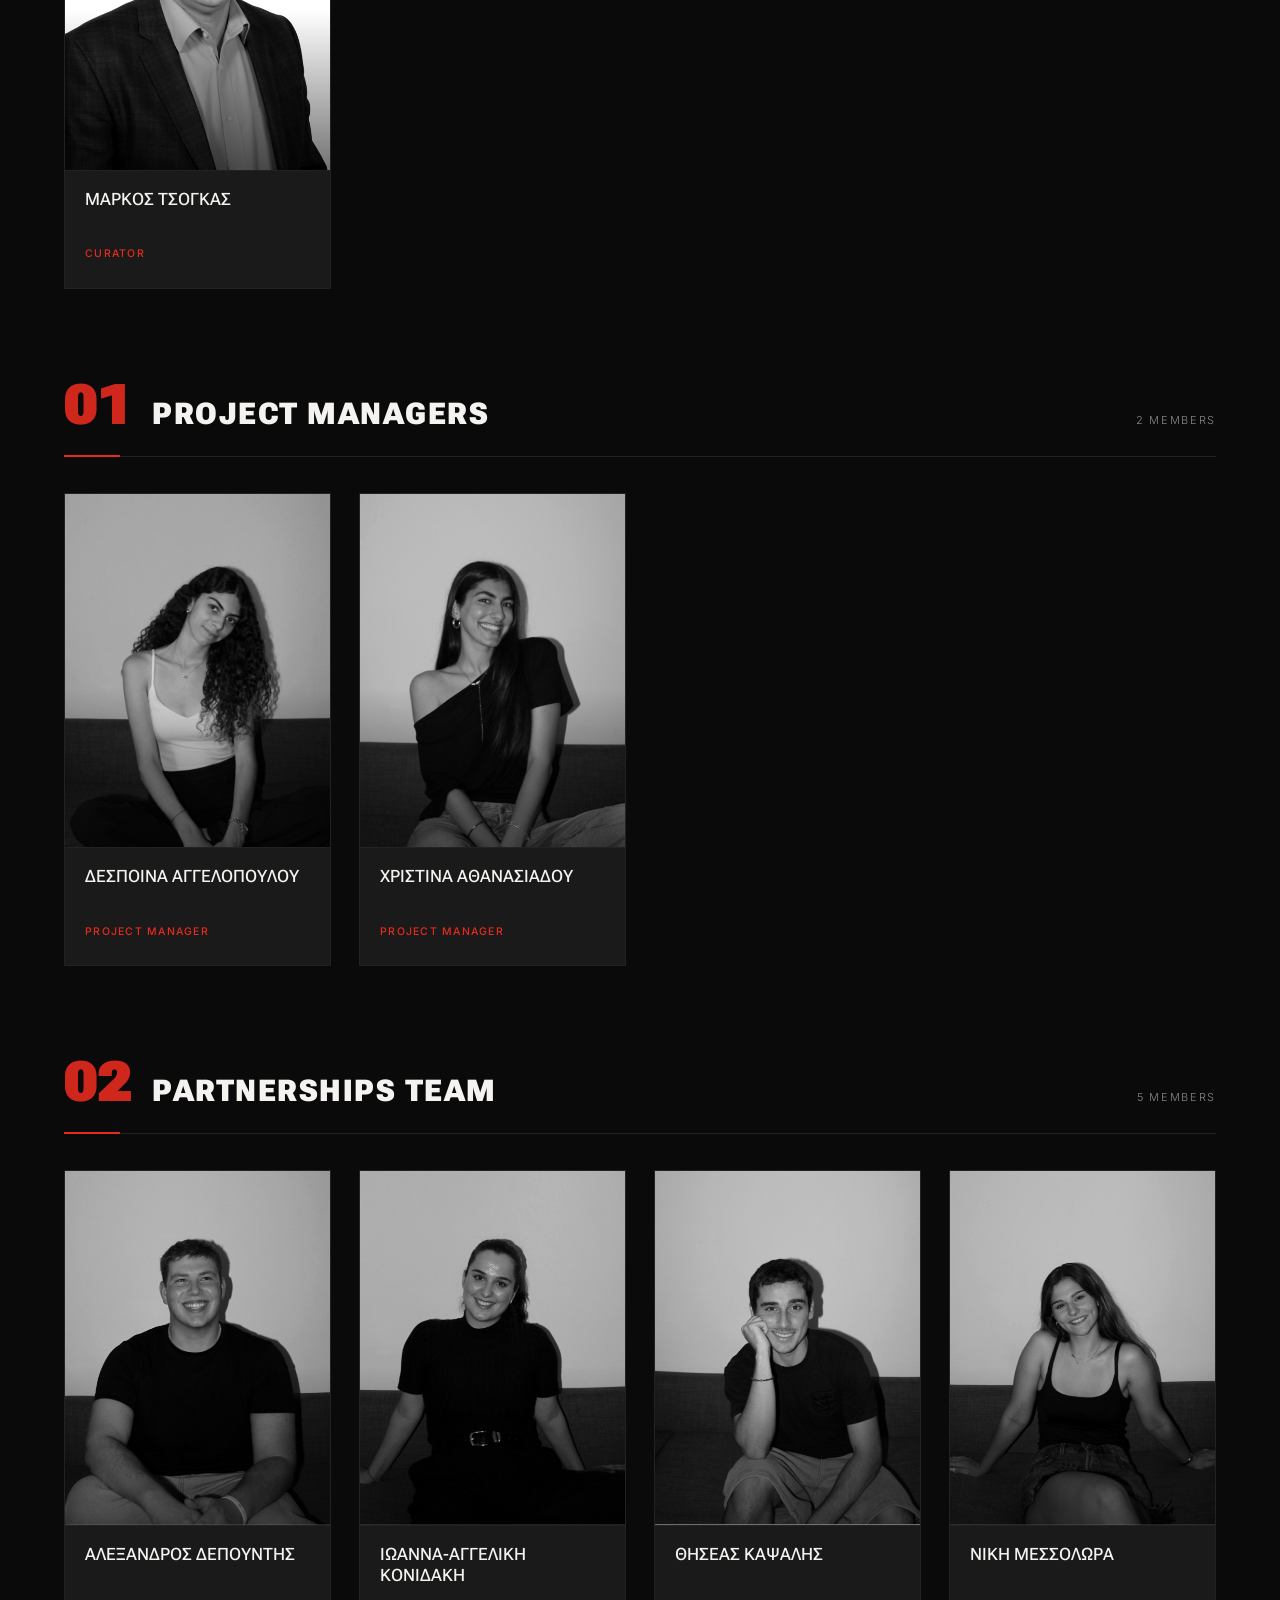
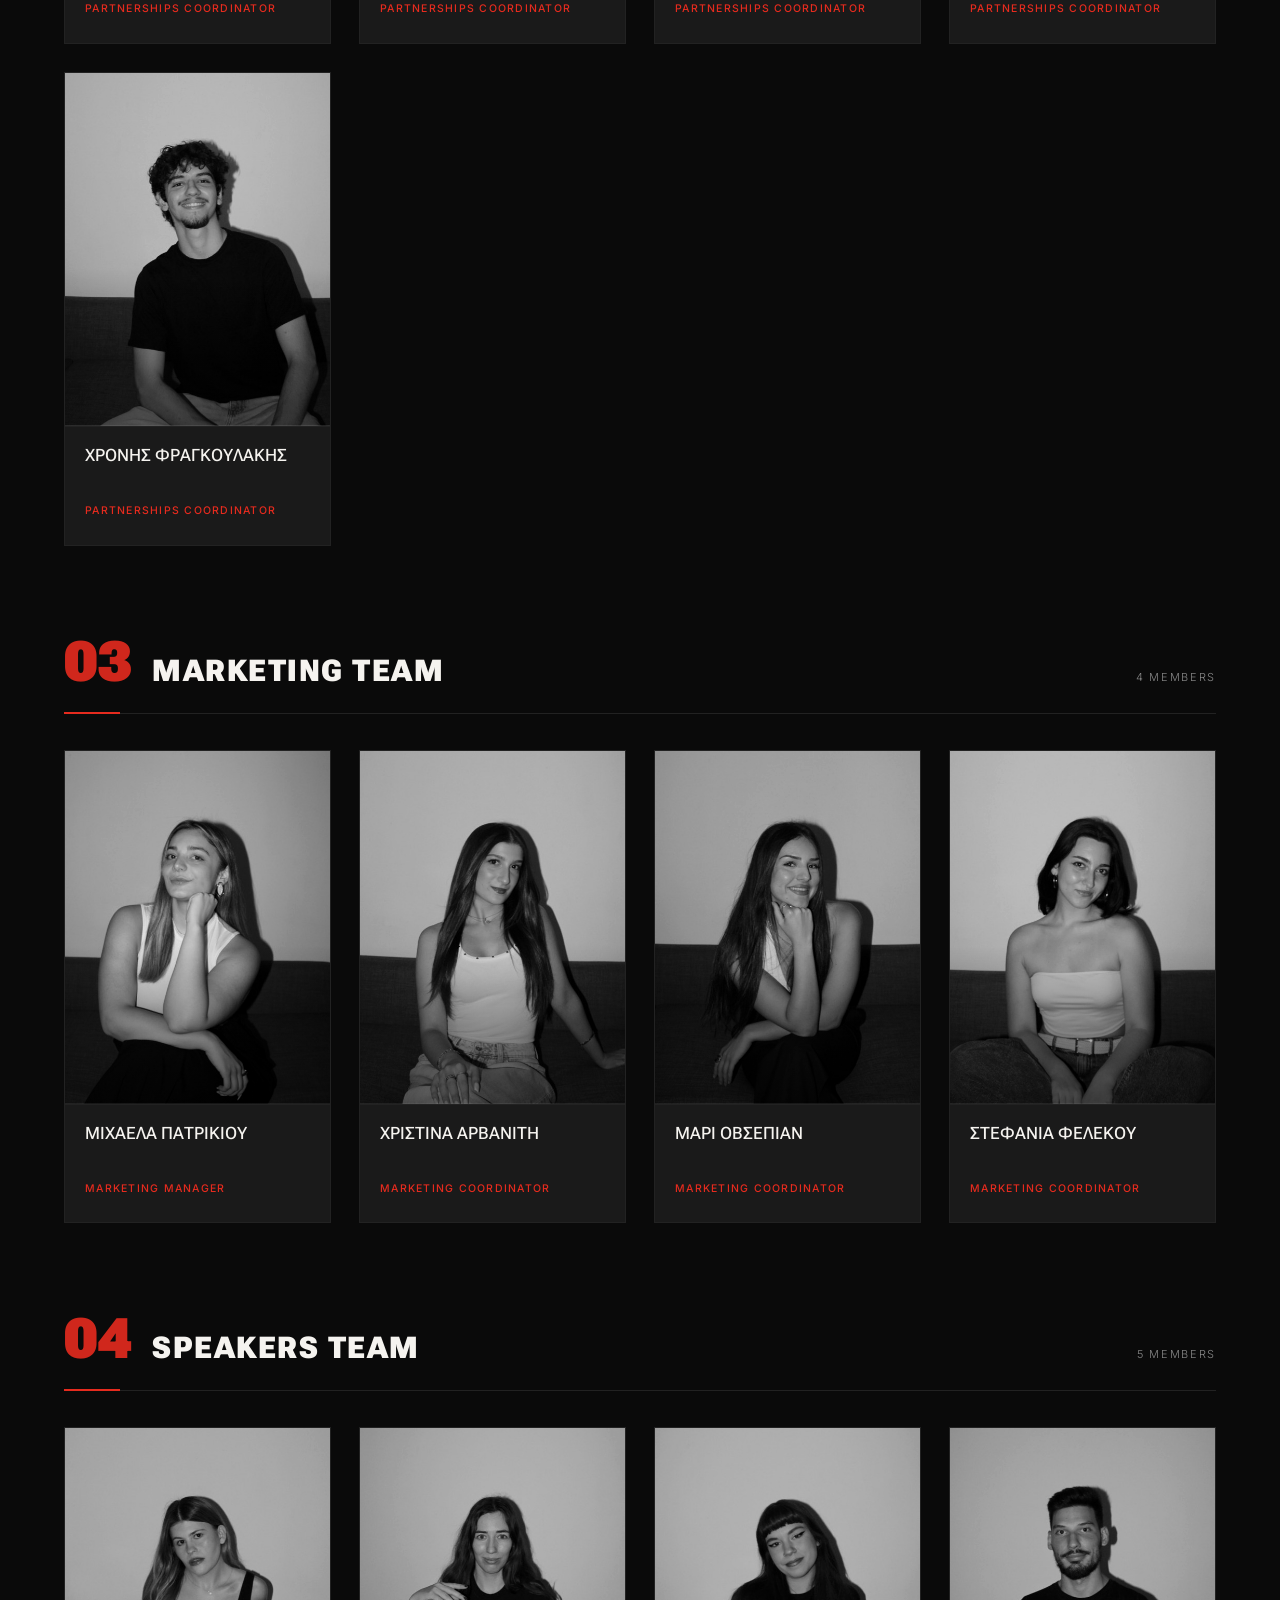
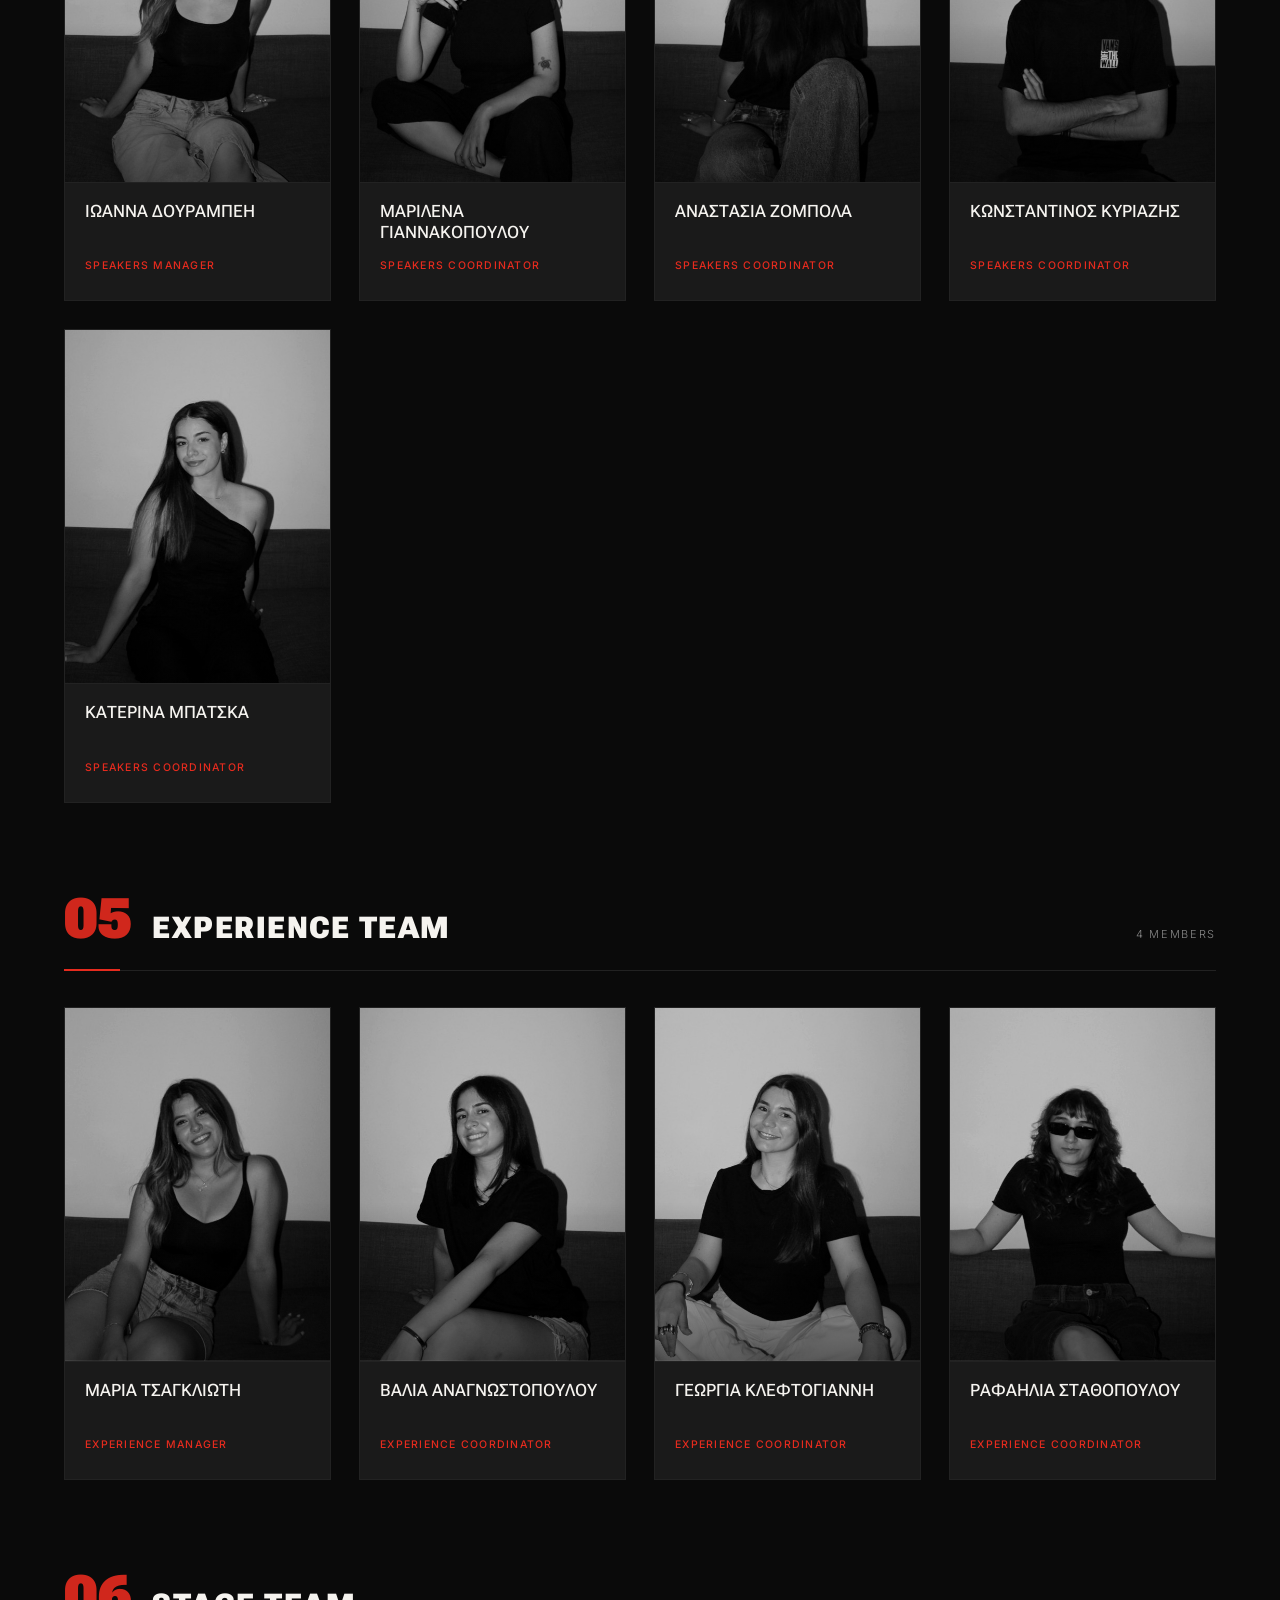
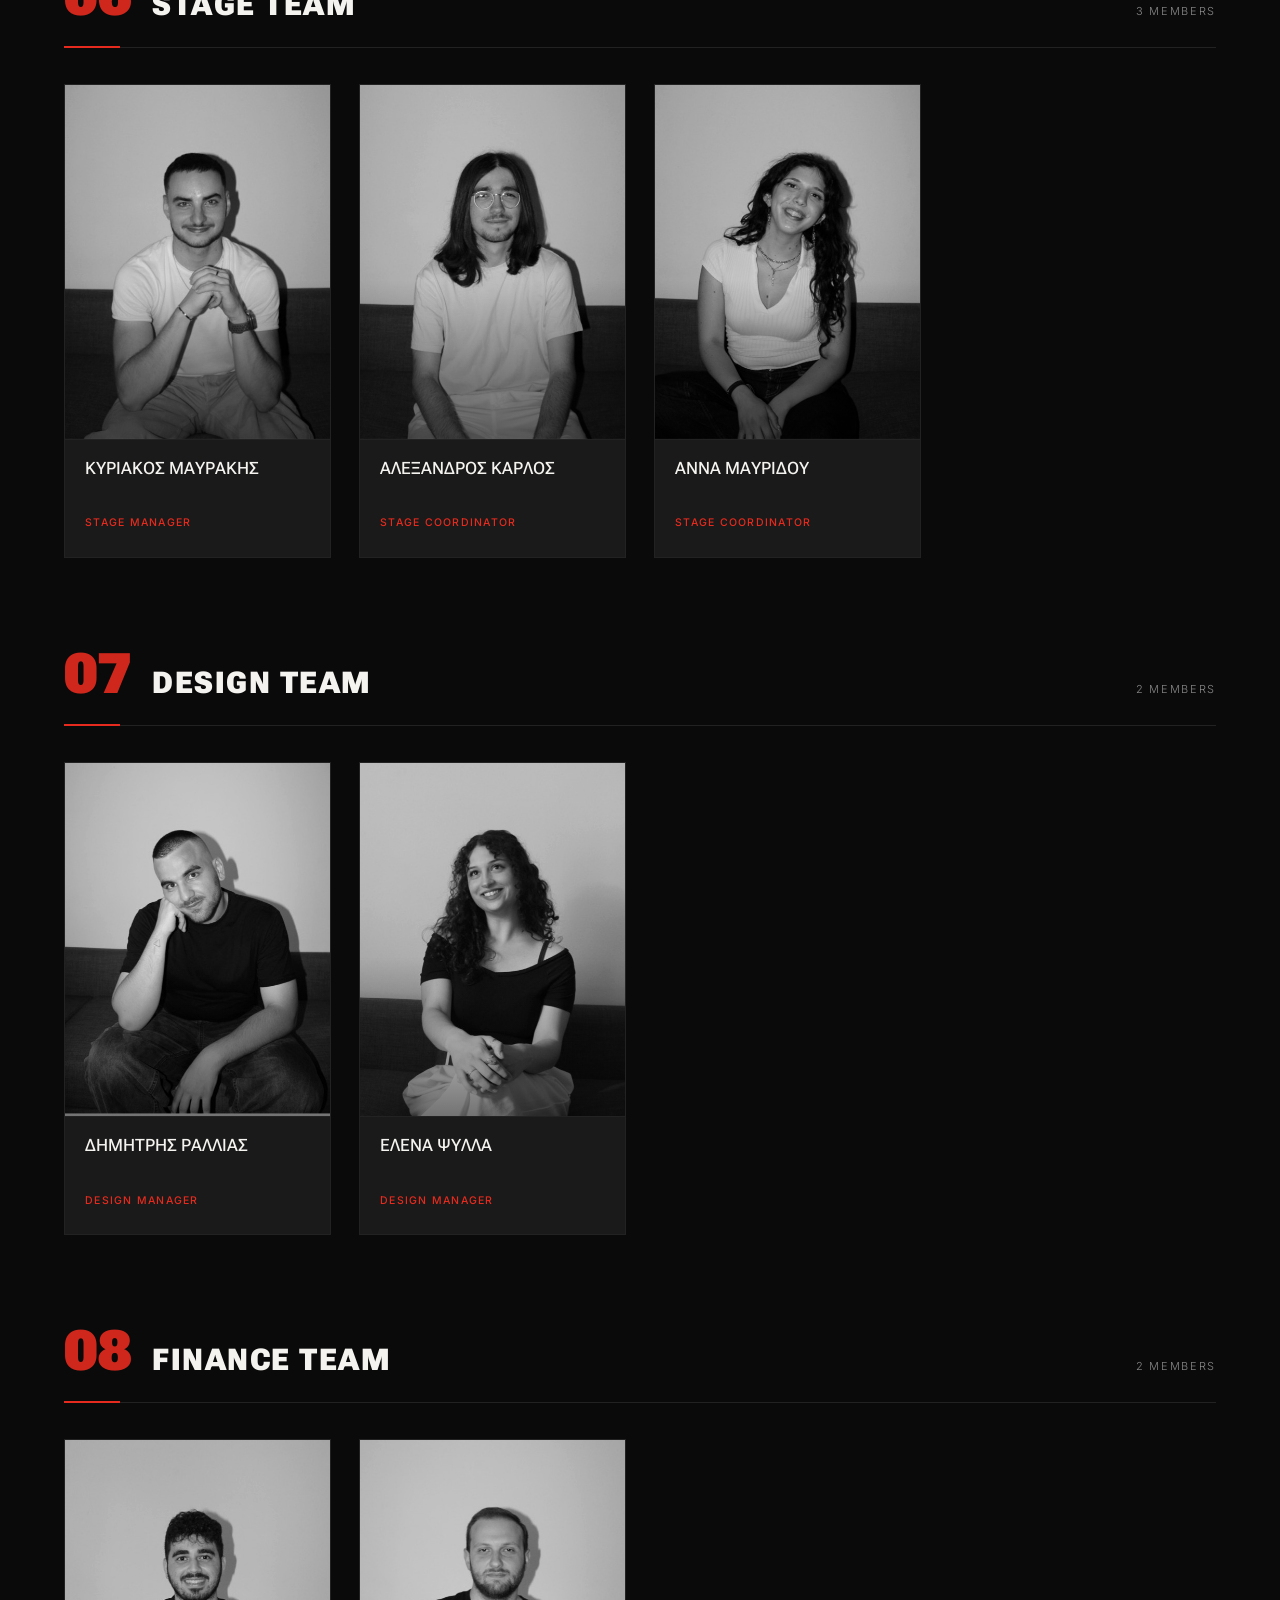
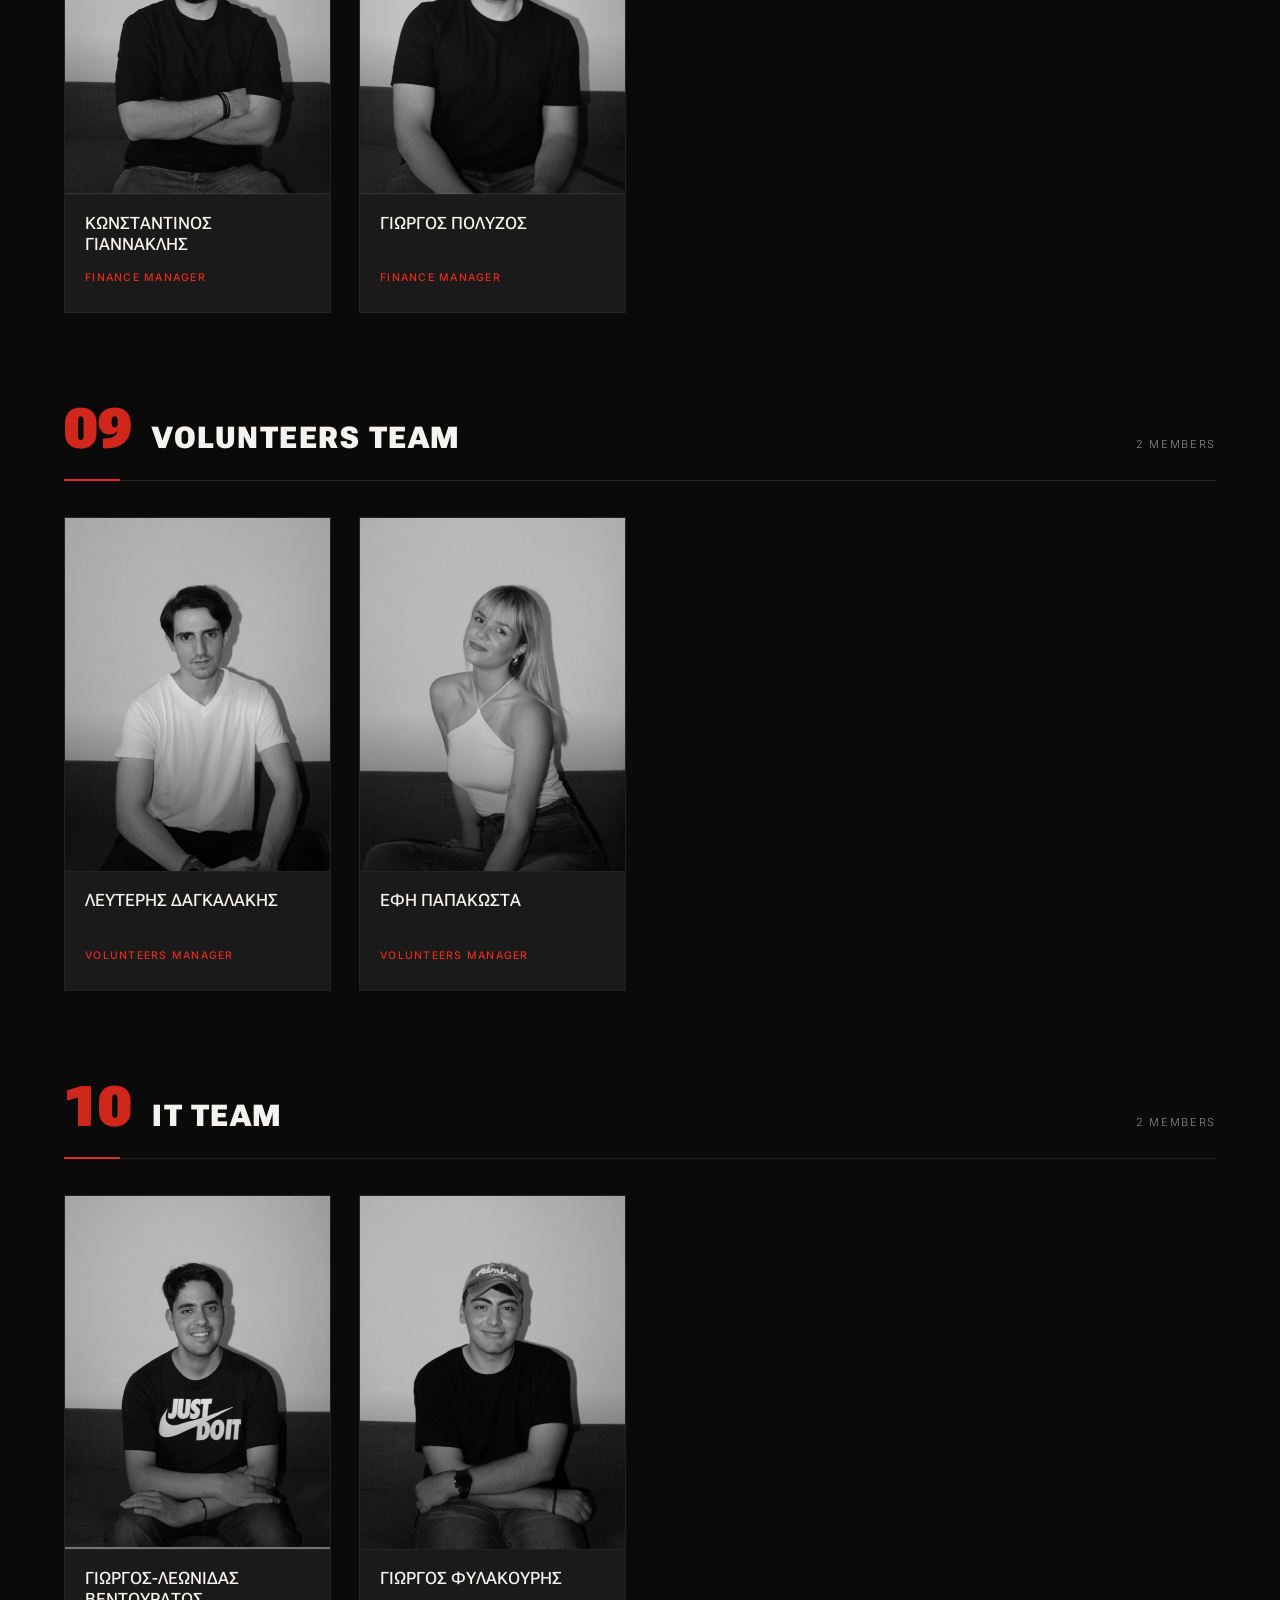
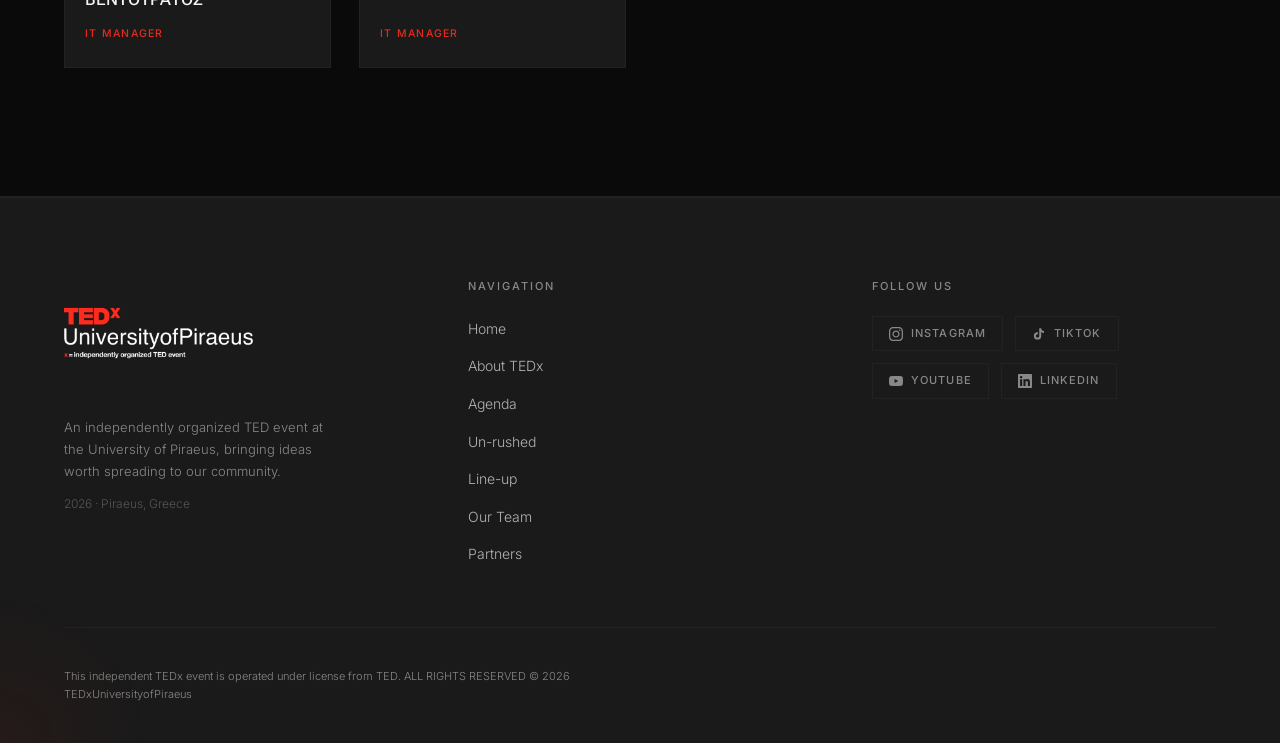
<file: team.html>
<!DOCTYPE html>
<html lang="el">
<head>
  <meta charset="UTF-8">
  <meta name="viewport" content="width=device-width, initial-scale=1.0">
  <title>Team — TEDxUniversityofPiraeus 2026</title>
  <meta name="description" content="The people behind TEDxUniversityofPiraeus 2026 — Un-rushed.">
  <link rel="canonical" href="https://tedxuniversityofpiraeus.gr/team.html">

  <!-- Link previews (WhatsApp / Facebook / LinkedIn) -->
  <meta property="og:type" content="website">
  <meta property="og:site_name" content="TEDxUniversityofPiraeus">
  <meta property="og:locale" content="el_GR">
  <meta property="og:url" content="https://tedxuniversityofpiraeus.gr/team.html">
  <meta property="og:title" content="Team — TEDxUniversityofPiraeus 2026">
  <meta property="og:description" content="The people behind TEDxUniversityofPiraeus 2026 — Un-rushed.">
  <meta property="og:image" content="https://tedxuniversityofpiraeus.gr/images/unrushed/trailer-poster.jpg">
  <meta property="og:image:width" content="1280">
  <meta property="og:image:height" content="720">
  <meta property="og:image:alt" content="TEDxUniversityofPiraeus 2026 — Un-rushed">
  <meta name="twitter:card" content="summary_large_image">
  <meta name="twitter:title" content="Team — TEDxUniversityofPiraeus 2026">
  <meta name="twitter:description" content="The people behind TEDxUniversityofPiraeus 2026 — Un-rushed.">
  <meta name="twitter:image" content="https://tedxuniversityofpiraeus.gr/images/unrushed/trailer-poster.jpg">
  <link rel="icon" href="images/favicon.png" type="image/png">
  <link rel="apple-touch-icon" href="images/apple-touch-icon.png">
  <link rel="stylesheet" href="css/style.css">
  <link rel="stylesheet" href="css/team.css">
</head>
<body>

<div id="nav-placeholder"></div>

<!-- ── PAGE HERO ── -->
<section class="team-hero">
  <div class="team-hero-bg">TEAM</div>
  <div class="container">
    <span class="t-label anim-fade-up">The People Behind the Event</span>
    <h1 class="t-title anim-fade-up anim-delay-2" style="margin-top:24px;">
      Meet the<br><span style="color:var(--red);">Team</span>
    </h1>
    <p class="t-subheading anim-fade-up anim-delay-3" style="margin-top:32px;color:rgba(255,255,255,0.6);max-width:560px;">
      Passionate students and professionals united by a shared belief in the power of ideas.
    </p>
  </div>
</section>

<!-- ── INTRO ── -->
<section class="team-intro section">
  <div class="container">
    <div class="team-intro-grid">
      <div class="reveal">
        <span class="t-label">Our Team</span>
        <h2 class="t-heading" style="margin-top:16px;">Built by<br><span style="color:var(--red);">Students,</span><br>for Everyone</h2>
      </div>
      <div class="team-intro-right reveal">
        <p>TEDxUniversityofPiraeus is entirely organized by a dedicated team of 31 people, with Professor Markos Tsogkas as the supervising professor, who combined their ideas, creativity, and passion to gift you an experience worth living. Each member brings unique skills, perspectives, and passion to create an event that truly reflects our community.</p>
        <p>From curating speakers to designing the visual identity, managing logistics to crafting the guest experience — every detail is handled with care by the people you see below.</p>
      </div>
    </div>
  </div>
</section>

    <!-- ── TEAM GRID ── -->
    <section class="team-grid-section section">
      <div class="container">

        <!-- Curator -->
        <div class="team-department reveal">
          <div class="dept-header">
            <div class="dept-name">Curator</div>
            <div class="dept-count">1 Member</div>
          </div>
          <div class="members-grid stagger-group">
            <div class="member-card reveal">
              <div class="member-avatar">
                <img src="images/team/markos-tsogkas.jpg" alt="ΜΑΡΚΟΣ ΤΣΟΓΚΑΣ" loading="lazy">
              </div>
              <div class="member-info">
                <div class="member-name">ΜΑΡΚΟΣ ΤΣΟΓΚΑΣ</div>
                <div class="member-role">CURATOR</div>
              </div>
            </div>
          </div>
        </div>

        <!-- Project Managers -->
        <div class="team-department reveal">
          <div class="dept-header">
            <div class="dept-number">01</div>
            <div class="dept-name">Project Managers</div>
            <div class="dept-count">2 Members</div>
          </div>
          <div class="members-grid stagger-group">
            <div class="member-card reveal">
              <div class="member-avatar">
                <img src="images/team/despoina-aggelopoulou.jpg" alt="ΔΕΣΠΟΙΝΑ ΑΓΓΕΛΟΠΟΥΛΟΥ" loading="lazy">
              </div>
              <div class="member-info">
                <div class="member-name">ΔΕΣΠΟΙΝΑ ΑΓΓΕΛΟΠΟΥΛΟΥ</div>
                <div class="member-role">PROJECT MANAGER</div>
              </div>
            </div>
            <div class="member-card reveal">
              <div class="member-avatar">
                <img src="images/team/christina-athanasiadou.jpg" alt="ΧΡΙΣΤΙΝΑ ΑΘΑΝΑΣΙΑΔΟΥ" loading="lazy">
              </div>
              <div class="member-info">
                <div class="member-name">ΧΡΙΣΤΙΝΑ ΑΘΑΝΑΣΙΑΔΟΥ</div>
                <div class="member-role">PROJECT MANAGER</div>
              </div>
            </div>
          </div>
        </div>

        <!-- Partnership Team -->
        <div class="team-department reveal">
          <div class="dept-header">
            <div class="dept-number">02</div>
            <div class="dept-name">Partnerships Team</div>
            <div class="dept-count">5 Members</div>
          </div>
          <div class="members-grid stagger-group">
            <!--<div class="member-card reveal">
              <div class="member-avatar">
                <img src="images/team/stavrianna-flouri.jpg" alt="ΣΤΑΥΡΙΑΝΝΑ ΦΛΟΥΡΗ" loading="lazy">
              </div>
              <div class="member-info">
                <div class="member-name">ΣΤΑΥΡΙΑΝΝΑ ΦΛΟΥΡΗ</div>
                <div class="member-role">PARTNERSHIPS MANAGER</div>
              </div>
            </div>-->
            <div class="member-card reveal">
              <div class="member-avatar">
                <img src="images/team/alexandros-depountis.jpg" alt="ΑΛΕΞΑΝΔΡΟΣ ΔΕΠΟΥΝΤΗΣ" loading="lazy">
              </div>
              <div class="member-info">
                <div class="member-name">ΑΛΕΞΑΝΔΡΟΣ ΔΕΠΟΥΝΤΗΣ</div>
                <div class="member-role">PARTNERSHIPS COORDINATOR</div>
              </div>
            </div>
            <!--<div class="member-card reveal">
              <div class="member-avatar">
                <img src="images/team/apostolos-kallithrakas.jpg" alt="ΑΠΟΣΤΟΛΟΣ ΚΑΛΛΙΘΡΑΚΑΣ" loading="lazy">
              </div>
              <div class="member-info">
                <div class="member-name">ΑΠΟΣΤΟΛΟΣ ΚΑΛΛΙΘΡΑΚΑΣ</div>
                <div class="member-role">PARTNERSHIPS COORDINATOR</div>
              </div>
            </div>-->
            <div class="member-card reveal">
              <div class="member-avatar">
                <img src="images/team/ioanna-angeliki-konidaki.jpg" alt="ΙΩΑΝΝΑ-ΑΓΓΕΛΙΚΗ ΚΟΝΙΔΑΚΗ" loading="lazy">
              </div>
              <div class="member-info">
                <div class="member-name">ΙΩΑΝΝΑ-ΑΓΓΕΛΙΚΗ ΚΟΝΙΔΑΚΗ</div>
                <div class="member-role">PARTNERSHIPS COORDINATOR</div>
              </div>
            </div>
            <div class="member-card reveal">
              <div class="member-avatar">
                <img src="images/team/thiseas-kapsalis.jpg" alt="ΘΗΣΕΑΣ ΚΑΨΑΛΗΣ" loading="lazy">
              </div>
              <div class="member-info">
                <div class="member-name">ΘΗΣΕΑΣ ΚΑΨΑΛΗΣ</div>
                <div class="member-role">PARTNERSHIPS COORDINATOR</div>
              </div>
            </div>
            <div class="member-card reveal">
              <div class="member-avatar">
                <img src="images/team/niki-messolora.jpg" alt="ΝΙΚΗ ΜΕΣΣΟΛΩΡΑ" loading="lazy">
              </div>
              <div class="member-info">
                <div class="member-name">ΝΙΚΗ ΜΕΣΣΟΛΩΡΑ</div>
                <div class="member-role">PARTNERSHIPS COORDINATOR</div>
              </div>
            </div>
            <div class="member-card reveal">
              <div class="member-avatar">
                <img src="images/team/chronis-fragkoulakis.jpg" alt="ΧΡΟΝΗΣ ΦΡΑΓΚΟΥΛΑΚΗΣ" loading="lazy">
              </div>
              <div class="member-info">
                <div class="member-name">ΧΡΟΝΗΣ ΦΡΑΓΚΟΥΛΑΚΗΣ</div>
                <div class="member-role">PARTNERSHIPS COORDINATOR</div>
              </div>
            </div>
          </div>
        </div>

        <!-- Marketing Team -->
        <div class="team-department reveal">
          <div class="dept-header">
            <div class="dept-number">03</div>
            <div class="dept-name">Marketing Team</div>
            <div class="dept-count">4 Members</div>
          </div>
          <div class="members-grid stagger-group">
            <div class="member-card reveal">
              <div class="member-avatar">
                <img src="images/team/michaela-patrikiou.jpg" alt="ΜΙΧΑΕΛΑ ΠΑΤΡΙΚΙΟΥ" loading="lazy">
              </div>
              <div class="member-info">
                <div class="member-name">ΜΙΧΑΕΛΑ ΠΑΤΡΙΚΙΟΥ</div>
                <div class="member-role">MARKETING MANAGER</div>
              </div>
            </div>
            <div class="member-card reveal">
              <div class="member-avatar">
                <img src="images/team/christina-arvaniti.jpg" alt="ΧΡΙΣΤΙΝΑ ΑΡΒΑΝΙΤΗ" loading="lazy">
              </div>
              <div class="member-info">
                <div class="member-name">ΧΡΙΣΤΙΝΑ ΑΡΒΑΝΙΤΗ</div>
                <div class="member-role">MARKETING COORDINATOR</div>
              </div>
            </div>
            <div class="member-card reveal">
              <div class="member-avatar">
                <img src="images/team/mari-ovsepian.jpg" alt="ΜΑΡΙ ΟΒΣΕΠΙΑΝ" loading="lazy">
              </div>
              <div class="member-info">
                <div class="member-name">ΜΑΡΙ ΟΒΣΕΠΙΑΝ</div>
                <div class="member-role">MARKETING COORDINATOR</div>
              </div>
            </div>
            <div class="member-card reveal">
              <div class="member-avatar">
                <img src="images/team/stefania-felekou.jpg" alt="ΣΤΕΦΑΝΙΑ ΦΕΛΕΚΟΥ" loading="lazy">
              </div>
              <div class="member-info">
                <div class="member-name">ΣΤΕΦΑΝΙΑ ΦΕΛΕΚΟΥ</div>
                <div class="member-role">MARKETING COORDINATOR</div>
              </div>
            </div>
          </div>
        </div>

        <!-- Speakers Team -->
        <div class="team-department reveal">
          <div class="dept-header">
            <div class="dept-number">04</div>
            <div class="dept-name">Speakers Team</div>
            <div class="dept-count">5 Members</div>
          </div>
          <div class="members-grid stagger-group">
            <div class="member-card reveal">
              <div class="member-avatar">
                <img src="images/team/ioanna-dourambei.jpg" alt="ΙΩΑΝΝΑ ΔΟΥΡΑΜΠΕΗ" loading="lazy">
              </div>
              <div class="member-info">
                <div class="member-name">ΙΩΑΝΝΑ ΔΟΥΡΑΜΠΕΗ</div>
                <div class="member-role">SPEAKERS MANAGER</div>
              </div>
            </div>
            <div class="member-card reveal">
              <div class="member-avatar">
                <img src="images/team/marilena-giannakopoulou.jpg" alt="ΜΑΡΙΛΕΝΑ ΓΙΑΝΝΑΚΟΠΟΥΛΟΥ" loading="lazy">
              </div>
              <div class="member-info">
                <div class="member-name">ΜΑΡΙΛΕΝΑ ΓΙΑΝΝΑΚΟΠΟΥΛΟΥ</div>
                <div class="member-role">SPEAKERS COORDINATOR</div>
              </div>
            </div>
            <div class="member-card reveal">
              <div class="member-avatar">
                <img src="images/team/anastasia-zompola.jpg" alt="ΑΝΑΣΤΑΣΙΑ ΖΟΜΠΟΛΑ" loading="lazy">
              </div>
              <div class="member-info">
                <div class="member-name">ΑΝΑΣΤΑΣΙΑ ΖΟΜΠΟΛΑ</div>
                <div class="member-role">SPEAKERS COORDINATOR</div>
              </div>
            </div>
            <div class="member-card reveal">
              <div class="member-avatar">
                <img src="images/team/konstantinos-kyriazis.jpg" alt="ΚΩΝΣΤΑΝΤΙΝΟΣ ΚΥΡΙΑΖΗΣ" loading="lazy">
              </div>
              <div class="member-info">
                <div class="member-name">ΚΩΝΣΤΑΝΤΙΝΟΣ ΚΥΡΙΑΖΗΣ</div>
                <div class="member-role">SPEAKERS COORDINATOR</div>
              </div>
            </div>
            <div class="member-card reveal">
              <div class="member-avatar">
                <img src="images/team/katerina-mpatska.jpg" alt="ΚΑΤΕΡΙΝΑ ΜΠΑΤΣΚΑ" loading="lazy">
              </div>
              <div class="member-info">
                <div class="member-name">ΚΑΤΕΡΙΝΑ ΜΠΑΤΣΚΑ</div>
                <div class="member-role">SPEAKERS COORDINATOR</div>
              </div>
            </div>
          </div>
        </div>

        <!-- Experience Team -->
        <div class="team-department reveal">
          <div class="dept-header">
            <div class="dept-number">05</div>
            <div class="dept-name">Experience Team</div>
            <div class="dept-count">4 Members</div>
          </div>
          <div class="members-grid stagger-group">
            <div class="member-card reveal">
              <div class="member-avatar">
                <img src="images/team/maria-tsagklioti.jpg" alt="ΜΑΡΙΑ ΤΣΑΓΚΛΙΩΤΗ" loading="lazy">
              </div>
              <div class="member-info">
                <div class="member-name">ΜΑΡΙΑ ΤΣΑΓΚΛΙΩΤΗ</div>
                <div class="member-role">EXPERIENCE MANAGER</div>
              </div>
            </div>
            <div class="member-card reveal">
              <div class="member-avatar">
                <img src="images/team/valia-anagnostopoulou.jpg" alt="ΒΑΛΙΑ ΑΝΑΓΝΩΣΤΟΠΟΥΛΟΥ" loading="lazy">
              </div>
              <div class="member-info">
                <div class="member-name">ΒΑΛΙΑ ΑΝΑΓΝΩΣΤΟΠΟΥΛΟΥ</div>
                <div class="member-role">EXPERIENCE COORDINATOR</div>
              </div>
            </div>
            <div class="member-card reveal">
              <div class="member-avatar">
                <img src="images/team/georgia-kleftogianni.jpg" alt="ΓΕΩΡΓΙΑ ΚΛΕΦΤΟΓΙΑΝΝΗ" loading="lazy">
              </div>
              <div class="member-info">
                <div class="member-name">ΓΕΩΡΓΙΑ ΚΛΕΦΤΟΓΙΑΝΝΗ</div>
                <div class="member-role">EXPERIENCE COORDINATOR</div>
              </div>
            </div>
            <div class="member-card reveal">
              <div class="member-avatar">
                <img src="images/team/rafailia-stathopoulou.jpg" alt="ΡΑΦΑΗΛΙΑ ΣΤΑΘΟΠΟΥΛΟΥ" loading="lazy">
              </div>
              <div class="member-info">
                <div class="member-name">ΡΑΦΑΗΛΙΑ ΣΤΑΘΟΠΟΥΛΟΥ</div>
                <div class="member-role">EXPERIENCE COORDINATOR</div>
              </div>
            </div>
          </div>
        </div>

        <!-- Stage Team -->
        <div class="team-department reveal">
          <div class="dept-header">
            <div class="dept-number">06</div>
            <div class="dept-name">Stage Team</div>
            <div class="dept-count">3 Members</div>
          </div>
          <div class="members-grid stagger-group">
            <div class="member-card reveal">
              <div class="member-avatar">
                <img src="images/team/kyriakos-mavrakis.jpg" alt="ΚΥΡΙΑΚΟΣ ΜΑΥΡΑΚΗΣ" loading="lazy">
              </div>
              <div class="member-info">
                <div class="member-name">ΚΥΡΙΑΚΟΣ ΜΑΥΡΑΚΗΣ</div>
                <div class="member-role">STAGE MANAGER</div>
              </div>
            </div>
            <div class="member-card reveal">
              <div class="member-avatar">
                <img src="images/team/alexandros-karlos.jpg" alt="ΑΛΕΞΑΝΔΡΟΣ ΚΑΡΛΟΣ" loading="lazy">
              </div>
              <div class="member-info">
                <div class="member-name">ΑΛΕΞΑΝΔΡΟΣ ΚΑΡΛΟΣ</div>
                <div class="member-role">STAGE COORDINATOR</div>
              </div>
            </div>
            <div class="member-card reveal">
              <div class="member-avatar">
                <img src="images/team/anna-mavridou.jpg" alt="ΑΝΝΑ ΜΑΥΡΙΔΟΥ" loading="lazy">
              </div>
              <div class="member-info">
                <div class="member-name">ΑΝΝΑ ΜΑΥΡΙΔΟΥ</div>
                <div class="member-role">STAGE COORDINATOR</div>
              </div>
            </div>
          </div>
        </div>

        <!-- Design Team -->
        <div class="team-department reveal">
          <div class="dept-header">
            <div class="dept-number">07</div>
            <div class="dept-name">Design Team</div>
            <div class="dept-count">2 Members</div>
          </div>
          <div class="members-grid stagger-group">
            <div class="member-card reveal">
              <div class="member-avatar">
                <img src="images/team/dimitris-rallias.jpg" alt="ΔΗΜΗΤΡΗΣ ΡΑΛΛΙΑΣ" loading="lazy">
              </div>
              <div class="member-info">
                <div class="member-name">ΔΗΜΗΤΡΗΣ ΡΑΛΛΙΑΣ</div>
                <div class="member-role">DESIGN MANAGER</div>
              </div>
            </div>
            <div class="member-card reveal">
              <div class="member-avatar">
                <img src="images/team/elena-psylla.jpg" alt="ΕΛΕΝΑ ΨΥΛΛΑ" loading="lazy">
              </div>
              <div class="member-info">
                <div class="member-name">ΕΛΕΝΑ ΨΥΛΛΑ</div>
                <div class="member-role">DESIGN MANAGER</div>
              </div>
            </div>
          </div>
        </div>

        <!-- Finance Team -->
        <div class="team-department reveal">
          <div class="dept-header">
            <div class="dept-number">08</div>
            <div class="dept-name">Finance Team</div>
            <div class="dept-count">2 Members</div>
          </div>
          <div class="members-grid stagger-group">
            <div class="member-card reveal">
              <div class="member-avatar">
                <img src="images/team/konstantinos-giannaklis.jpg" alt="ΚΩΝΣΤΑΝΤΙΝΟΣ ΓΙΑΝΝΑΚΛΗΣ" loading="lazy">
              </div>
              <div class="member-info">
                <div class="member-name">ΚΩΝΣΤΑΝΤΙΝΟΣ ΓΙΑΝΝΑΚΛΗΣ</div>
                <div class="member-role">FINANCE MANAGER</div>
              </div>
            </div>
            <div class="member-card reveal">
              <div class="member-avatar">
                <img src="images/team/giorgos-polyzos.jpg" alt="ΓΙΩΡΓΟΣ ΠΟΛΥΖΟΣ" loading="lazy">
              </div>
              <div class="member-info">
                <div class="member-name">ΓΙΩΡΓΟΣ ΠΟΛΥΖΟΣ</div>
                <div class="member-role">FINANCE MANAGER</div>
              </div>
            </div>
          </div>
        </div>

        <!-- Volunteers Team -->
        <div class="team-department reveal">
          <div class="dept-header">
            <div class="dept-number">09</div>
            <div class="dept-name">Volunteers Team</div>
            <div class="dept-count">2 Members</div>
          </div>
          <div class="members-grid stagger-group">
            <div class="member-card reveal">
              <div class="member-avatar">
                <img src="images/team/lefteris-dagkalakis.jpg" alt="ΛΕΥΤΕΡΗΣ ΔΑΓΚΑΛΑΚΗΣ" loading="lazy">
              </div>
              <div class="member-info">
                <div class="member-name">ΛΕΥΤΕΡΗΣ ΔΑΓΚΑΛΑΚΗΣ</div>
                <div class="member-role">VOLUNTEERS MANAGER</div>
              </div>
            </div>
            <div class="member-card reveal">
              <div class="member-avatar">
                <img src="images/team/efi-papakosta.jpg" alt="ΕΦΗ ΠΑΠΑΚΩΣΤΑ" loading="lazy">
              </div>
              <div class="member-info">
                <div class="member-name">ΕΦΗ ΠΑΠΑΚΩΣΤΑ</div>
                <div class="member-role">VOLUNTEERS MANAGER</div>
              </div>
            </div>
          </div>
        </div>

        <!-- IT Team -->
        <div class="team-department reveal">
          <div class="dept-header">
            <div class="dept-number">10</div>
            <div class="dept-name">IT Team</div>
            <div class="dept-count">2 Members</div>
          </div>
          <div class="members-grid stagger-group">
            <div class="member-card reveal">
              <div class="member-avatar">
                <img src="images/team/giorgos-leonidas-ventouratos.jpg" alt="ΓΙΩΡΓΟΣ-ΛΕΩΝΙΔΑΣ ΒΕΝΤΟΥΡΑΤΟΣ" loading="lazy">
              </div>
              <div class="member-info">
                <div class="member-name">ΓΙΩΡΓΟΣ-ΛΕΩΝΙΔΑΣ ΒΕΝΤΟΥΡΑΤΟΣ</div>
                <div class="member-role">IT MANAGER</div>
              </div>
            </div>
            <div class="member-card reveal">
              <div class="member-avatar">
                <img src="images/team/giorgos-fylakouris.jpg" alt="ΓΙΩΡΓΟΣ ΦΥΛΑΚΟΥΡΗΣ" loading="lazy">
              </div>
              <div class="member-info">
                <div class="member-name">ΓΙΩΡΓΟΣ ΦΥΛΑΚΟΥΡΗΣ</div>
                <div class="member-role">IT MANAGER</div>
              </div>
            </div>
          </div>
        </div>

      </div>
    </section>

<div id="footer-placeholder"></div>

<script src="js/components.js"></script>
<script src="js/main.js"></script>
</body>
</html>
</file>
<file: css/style.css>
/* =========================================
   TEDxUniversityofPiraeus — Design System
   ========================================= */

/* Roboto Flex is requested with its width axis too (wdth), so big headlines
   can be condensed on narrow screens instead of shrinking. */
@import url('https://fonts.googleapis.com/css2?family=Roboto+Flex:wdth,wght@75..125,400..900&family=EB+Garamond:ital,wght@0,400;0,500;0,600;1,400;1,500&family=Inter:wght@300;400;500;600;700&display=swap');

:root {
  --red: #E62B1E;
  --black: #0A0A0A;
  --white: #F5F3EF;
  --gray: #1A1A1A;
  --gray-mid: #2E2E2E;
  --gray-light: #888;
  --gray-line: #222;

  /* Un-rushed sub-theme */
  --ur-yellow: #f2eaa8;
  --ur-yellow-deep: #e2d24f;
  --ur-blue: #1329f2;
  --ur-blue-soft: #8aa0f2;

  --font-display: 'Roboto Flex', sans-serif;
  --font-serif: 'EB Garamond', serif;
  --font-body: 'Inter', sans-serif;

  --nav-height: 72px;
  --max-width: 1400px;
  --section-pad: clamp(80px, 10vw, 160px);
}

*, *::before, *::after {
  box-sizing: border-box;
  margin: 0;
  padding: 0;
}

html {
  scroll-behavior: smooth;
  font-size: 16px;
}

/* Logo Image Custom Styles */
.nav-logo-link {
  display: flex;
  align-items: center;
  gap: 8px;
  text-decoration: none;
}

.nav-logo-img {
  height: 110px;
  width: auto;
  display: block;
}

body {
  background: var(--black);
  color: var(--white);
  font-family: var(--font-body);
  font-weight: 300;
  line-height: 1.6;
  overflow-x: hidden;
  cursor: default;
}

::selection {
  background: var(--red);
  color: var(--white);
}

a {
  color: inherit;
  text-decoration: none;
}

/* ── UN-RUSHED sub-theme utilities (yellow halftone + blue accent) ── */
.ur-halftone {
  background-color: var(--ur-yellow);
  background-image: url('../images/unrushed/halftone-yellow.png');
  background-repeat: repeat;
  background-size: 32px 32px;
}

.ur-blob {
  position: absolute;
  pointer-events: none;
  opacity: 0.9;
}

.ur-wordmark {
  display: inline-flex;
  align-items: center;
  gap: 0.35em;
}

.ur-wordmark-dot {
  display: inline-block;
  width: 0.14em;
  height: 0.14em;
  border-radius: 50%;
  background: var(--ur-blue);
}

img {
  max-width: 100%;
  display: block;
}

/* =========================================
   SCROLLBAR
   ========================================= */
::-webkit-scrollbar { width: 4px; }
::-webkit-scrollbar-track { background: var(--black); }
::-webkit-scrollbar-thumb { background: var(--red); }

/* =========================================
   TYPOGRAPHY SCALE
   ========================================= */
.t-hero {
  font-family: var(--font-display);
  font-weight: 900;
  font-size: clamp(72px, 14vw, 220px);
  line-height: 0.88;
  letter-spacing: -0.01em;
  text-transform: uppercase;
}

.t-title {
  font-family: var(--font-display);
  font-weight: 900;
  font-size: clamp(40px, 6vw, 100px);
  line-height: 0.9;
  letter-spacing: 0.02em;
  text-transform: uppercase;
}

.t-heading {
  font-family: var(--font-display);
  font-weight: 900;
  font-size: clamp(28px, 4vw, 56px);
  line-height: 1.1;
}

.t-subheading {
  font-family: var(--font-display);
  font-weight: 500;
  font-style: italic;
  font-size: clamp(20px, 2.5vw, 32px);
  line-height: 1.3;
}

.t-label {
  font-family: var(--font-body);
  font-size: 11px;
  font-weight: 500;
  letter-spacing: 0.18em;
  text-transform: uppercase;
  color: var(--gray-light);
}

.t-body {
  font-family: var(--font-body);
  font-size: clamp(15px, 1.2vw, 18px);
  line-height: 1.75;
  font-weight: 300;
}

/* =========================================
   LAYOUT UTILITIES
   ========================================= */
.container {
  max-width: var(--max-width);
  margin: 0 auto;
  padding: 0 clamp(20px, 5vw, 80px);
}

.section {
  padding: var(--section-pad) 0;
}

.grid-2 {
  display: grid;
  grid-template-columns: 1fr 1fr;
  gap: 40px;
}

.grid-3 {
  display: grid;
  grid-template-columns: repeat(3, 1fr);
  gap: 24px;
}

.flex-between {
  display: flex;
  justify-content: space-between;
  align-items: center;
}

/* =========================================
   NAVBAR
   ========================================= */
.navbar {
  position: fixed;
  top: 0;
  left: 0;
  right: 0;
  z-index: 1000;
  height: var(--nav-height);
  display: flex;
  align-items: center;
  justify-content: space-between;
  gap: 24px;
  padding: 0 clamp(20px, 5vw, 80px);
  transition: background 0.4s ease, border-color 0.4s ease;
  border-bottom: 1px solid transparent;
}

.navbar.scrolled {
  background: rgba(10, 10, 10, 0.95);
  backdrop-filter: blur(12px);
  border-color: var(--gray-line);
}

.nav-logo {
  display: flex;
  align-items: center;
  gap: 12px;
}

.nav-logo-ted {
  background: var(--red);
  color: var(--white);
  font-family: var(--font-display);
  font-weight: 900;
  font-size: 18px;
  letter-spacing: 0.05em;
  padding: 4px 10px 2px;
  line-height: 1;
}

.nav-logo-x {
  font-family: var(--font-display);
  font-weight: 900;
  font-size: 22px;
  color: var(--white);
  letter-spacing: 0.1em;
}

.nav-logo-name {
  font-family: var(--font-body);
  font-size: 11px;
  font-weight: 500;
  letter-spacing: 0.12em;
  text-transform: uppercase;
  color: var(--gray-light);
  line-height: 1.3;
  max-width: 120px;
}

.nav-links {
  display: flex;
  align-items: center;
  gap: 40px;
  list-style: none;
  margin-left: auto;
}

.nav-links a {
  font-size: 11px;
  font-weight: 500;
  letter-spacing: 0.15em;
  text-transform: uppercase;
  color: var(--gray-light);
  transition: color 0.2s;
  position: relative;
}

.nav-links a::after {
  content: '';
  position: absolute;
  bottom: -3px;
  left: 0;
  width: 0;
  height: 1px;
  background: var(--red);
  transition: width 0.3s ease;
}

.nav-links a:hover,
.nav-links a.active {
  color: var(--white);
}

.nav-links a:hover::after,
.nav-links a.active::after {
  width: 100%;
}

.nav-cta {
  background: var(--red);
  color: var(--white) !important;
  padding: 10px 24px 8px !important;
  font-size: 11px;
  letter-spacing: 0.15em;
  text-transform: uppercase;
  font-weight: 500;
  transition: background 0.2s !important;
}

.nav-cta::after { display: none !important; }
.nav-cta:hover { background: #c0241a !important; color: var(--white) !important; }

.nav-actions {
  display: flex;
  align-items: center;
  gap: 12px;
}

/* Always-reachable ticket CTA on small screens */
.nav-cta-compact {
  display: none;
  background: var(--red);
  color: var(--white);
  font-size: 11px;
  font-weight: 500;
  letter-spacing: 0.12em;
  text-transform: uppercase;
  padding: 10px 16px 8px;
  white-space: nowrap;
}

.nav-mobile-cta {
  background: var(--red);
  text-align: center;
  padding: 20px 32px 18px;
}

/* Hamburger */
.nav-hamburger {
  display: none;
  flex-direction: column;
  gap: 5px;
  cursor: pointer;
  padding: 8px;
  background: none;
  border: none;
}

.nav-hamburger span {
  display: block;
  width: 24px;
  height: 1.5px;
  background: var(--white);
  transition: all 0.3s ease;
}

.nav-hamburger.open span:nth-child(1) { transform: translateY(6.5px) rotate(45deg); }
.nav-hamburger.open span:nth-child(2) { opacity: 0; }
.nav-hamburger.open span:nth-child(3) { transform: translateY(-6.5px) rotate(-45deg); }

/* Mobile menu */
.nav-mobile {
  display: none;
  position: fixed;
  top: var(--nav-height);
  left: 0;
  right: 0;
  bottom: 0;
  background: var(--black);
  z-index: 999;
  padding: 60px clamp(20px, 5vw, 80px);
  flex-direction: column;
  gap: 32px;
  opacity: 0;
  pointer-events: none;
  transition: opacity 0.3s ease;
  /* short phones: the menu must scroll instead of hiding the last links */
  overflow-y: auto;
  overscroll-behavior: contain;
  -webkit-overflow-scrolling: touch;
}

.nav-mobile.open {
  display: flex;
  opacity: 1;
  pointer-events: all;
}

.nav-mobile a {
  font-family: var(--font-display);
  font-weight: 900;
  font-size: clamp(48px, 10vw, 80px);
  letter-spacing: 0.04em;
  text-transform: uppercase;
  color: var(--white);
  transition: color 0.2s;
  line-height: 1;
}

.nav-mobile a:hover { color: var(--red); }

.nav-mobile a.nav-mobile-cta {
  font-family: var(--font-body);
  font-weight: 500;
  font-size: 13px;
  letter-spacing: 0.2em;
  margin-top: 8px;
}

.nav-mobile a.nav-mobile-cta:hover { color: var(--white); }

/* =========================================
   BUTTONS
   ========================================= */
.btn {
  display: inline-flex;
  align-items: center;
  gap: 12px;
  padding: 16px 40px 14px;
  font-family: var(--font-body);
  font-size: 12px;
  font-weight: 500;
  letter-spacing: 0.2em;
  text-transform: uppercase;
  cursor: pointer;
  border: none;
  transition: all 0.3s ease;
  position: relative;
  overflow: hidden;
}

.btn-primary {
  background: var(--red);
  color: var(--white);
}

.btn-primary:hover {
  background: #c0241a;
  transform: translateY(-2px);
}

.btn-outline {
  background: transparent;
  color: var(--white);
  border: 1px solid var(--white);
}

.btn-outline:hover {
  background: var(--white);
  color: var(--black);
  transform: translateY(-2px);
}

.btn-arrow::after {
  content: '→';
  font-size: 16px;
  transition: transform 0.2s;
}

.btn-arrow:hover::after {
  transform: translateX(4px);
}

/* =========================================
   BRAND WORDMARKS
   Hand-lettered section titles supplied as artwork. The real words stay in
   the DOM for screen readers and search engines; if a file is missing,
   main.js adds .is-fallback and the plain text heading takes over, so the
   page never shows a broken image.
   ========================================= */
.wordmark {
  display: block;
  line-height: 0;
}

.wordmark-img {
  /* auto width + both maxes = the browser scales proportionally to satisfy
     whichever limit bites first, so long wordmarks shrink on narrow phones
     instead of overflowing, and none of them ever get squashed. */
  width: auto;
  height: auto;
  max-width: 100%;
  max-height: clamp(26px, 4.6vw, 56px);
  display: block;
}

/* Visually hidden, still read aloud and still indexed */
.wordmark-text {
  position: absolute;
  width: 1px;
  height: 1px;
  padding: 0;
  margin: -1px;
  overflow: hidden;
  clip: rect(0, 0, 0, 0);
  white-space: nowrap;
  border: 0;
}

.wordmark.is-fallback { line-height: 1.1; }
.wordmark.is-fallback .wordmark-img { display: none; }

/* Fallback text inherits whatever the host heading already looks like */
.wordmark.is-fallback .wordmark-text {
  position: static;
  width: auto;
  height: auto;
  padding: 0;
  margin: 0;
  overflow: visible;
  clip: auto;
  white-space: normal;
}

/* =========================================
   "COMING SOON" UI
   Shared by the Agenda programme/workshops and the
   Un-rushed event details + line-up sections.
   ========================================= */
.soon-badge {
  width: 48px;
  height: 48px;
  flex-shrink: 0;
  border: 1px solid var(--gray-line);
  border-radius: 50%;
  display: flex;
  align-items: center;
  justify-content: center;
  color: var(--red);
  background: rgba(230,43,30,0.06);
  animation: soonPulse 3s ease-in-out infinite;
}

.soon-badge svg { animation: soonSpin 5s linear infinite; }

.soon-badge-lg {
  width: 64px;
  height: 64px;
  margin: 0 auto 20px;
}

.soon-reveal {
  display: flex;
  align-items: center;
  gap: 20px;
}

.soon-dot {
  width: 6px;
  height: 6px;
  border-radius: 50%;
  background: var(--red);
  flex-shrink: 0;
  animation: soonPulse 2s ease-in-out infinite;
}

@keyframes soonPulse {
  0%, 100% { box-shadow: 0 0 0 0 rgba(230,43,30,0.25); }
  50% { box-shadow: 0 0 0 10px rgba(230,43,30,0); }
}

@keyframes soonSpin {
  0% { transform: rotate(0deg) scale(1); }
  50% { transform: rotate(180deg) scale(1.15); }
  100% { transform: rotate(360deg) scale(1); }
}

@keyframes soonShimmer {
  0% { background-position: 200% 0; }
  100% { background-position: -100% 0; }
}

/* =========================================
   DIVIDER
   ========================================= */
.divider {
  width: 100%;
  height: 1px;
  background: var(--gray-line);
}

/* =========================================
   RED ACCENT LINE
   ========================================= */
.red-line {
  display: block;
  width: 48px;
  height: 3px;
  background: var(--red);
  margin-bottom: 24px;
}

/* =========================================
   SECTION LABEL
   ========================================= */
.section-label {
  display: flex;
  align-items: center;
  gap: 16px;
  margin-bottom: 48px;
}

.section-label::before {
  content: '';
  display: block;
  width: 32px;
  height: 2px;
  background: var(--red);
}

/* =========================================
   CARDS
   ========================================= */
.card {
  border: 1px solid var(--gray-line);
  padding: 40px 32px;
  position: relative;
  overflow: hidden;
  transition: border-color 0.3s ease, transform 0.3s ease;
}

.card::before {
  content: '';
  position: absolute;
  top: 0;
  left: 0;
  width: 3px;
  height: 0;
  background: var(--red);
  transition: height 0.4s ease;
}

.card:hover {
  border-color: var(--gray-mid);
  transform: translateY(-4px);
}

.card:hover::before {
  height: 100%;
}

/* =========================================
   FOOTER
   ========================================= */
.footer {
  background: var(--gray);
  border-top: 1px solid var(--gray-line);
  padding: 80px 0 40px;
}

.footer-top {
  display: grid;
  grid-template-columns: 1fr 1fr 1fr;
  gap: 60px;
  padding-bottom: 60px;
  border-bottom: 1px solid var(--gray-line);
  margin-bottom: 40px;
}

.footer-brand .nav-logo {
  margin-bottom: 20px;
}

.footer-brand p {
  font-size: 13px;
  color: var(--gray-light);
  line-height: 1.7;
  max-width: 260px;
}

.footer-nav h4 {
  font-size: 11px;
  font-weight: 500;
  letter-spacing: 0.18em;
  text-transform: uppercase;
  color: var(--gray-light);
  margin-bottom: 20px;
}

.footer-nav ul {
  list-style: none;
  display: flex;
  flex-direction: column;
  gap: 12px;
}

.footer-nav ul a {
  font-size: 14px;
  color: var(--white);
  opacity: 0.7;
  transition: opacity 0.2s, color 0.2s;
}

.footer-nav ul a:hover {
  opacity: 1;
  color: var(--red);
}

.footer-social h4 {
  font-size: 11px;
  font-weight: 500;
  letter-spacing: 0.18em;
  text-transform: uppercase;
  color: var(--gray-light);
  margin-bottom: 20px;
}

.social-links {
  display: flex;
  flex-wrap: wrap;
  gap: 12px;
}

.social-link {
  display: flex;
  align-items: center;
  gap: 8px;
  padding: 8px 16px;
  border: 1px solid var(--gray-line);
  font-size: 11px;
  font-weight: 500;
  letter-spacing: 0.1em;
  text-transform: uppercase;
  color: var(--gray-light);
  transition: all 0.2s;
}

.social-link:hover {
  border-color: var(--red);
  color: var(--white);
  background: rgba(230, 43, 30, 0.1);
}

.footer-bottom {
  display: flex;
  justify-content: space-between;
  align-items: center;
  gap: 20px;
  flex-wrap: wrap;
}

.footer-copy {
  font-size: 11px;
  color: var(--gray-light);
  line-height: 1.6;
  max-width: 600px;
}

.footer-ted-badge {
  background: var(--red);
  color: var(--white);
  font-family: var(--font-display);
  font-weight: 900;
  font-size: 28px;
  padding: 6px 12px 4px;
  letter-spacing: 0.05em;
  flex-shrink: 0;
}

/* =========================================
   PAGE HERO (inner pages)
   ========================================= */
.page-hero {
  padding-top: calc(var(--nav-height) + 80px);
  padding-bottom: 80px;
  border-bottom: 1px solid var(--gray-line);
  position: relative;
  overflow: hidden;
}

.page-hero-bg-text {
  position: absolute;
  right: -2%;
  top: 50%;
  transform: translateY(-50%);
  font-family: var(--font-display);
  font-weight: 900;
  font-size: clamp(120px, 20vw, 300px);
  color: rgba(255,255,255,0.03);
  line-height: 1;
  pointer-events: none;
  user-select: none;
  white-space: nowrap;
}

/* =========================================
   ANIMATIONS
   ========================================= */
@keyframes fadeUp {
  from { opacity: 0; transform: translateY(30px); }
  to { opacity: 1; transform: translateY(0); }
}

@keyframes fadeIn {
  from { opacity: 0; }
  to { opacity: 1; }
}

@keyframes lineExpand {
  from { width: 0; }
  to { width: 100%; }
}

@keyframes tickerScroll {
  from { transform: translateX(0); }
  to { transform: translateX(-50%); }
}

.anim-fade-up {
  opacity: 0;
  animation: fadeUp 0.8s ease forwards;
}

.anim-delay-1 { animation-delay: 0.1s; }
.anim-delay-2 { animation-delay: 0.2s; }
.anim-delay-3 { animation-delay: 0.3s; }
.anim-delay-4 { animation-delay: 0.4s; }
.anim-delay-5 { animation-delay: 0.5s; }
.anim-delay-6 { animation-delay: 0.6s; }
.anim-delay-7 { animation-delay: 0.7s; }

/* Scroll reveal */
.reveal {
  opacity: 0;
  transform: translateY(40px);
  transition: opacity 0.7s ease, transform 0.7s ease;
}

.reveal.visible {
  opacity: 1;
  transform: translateY(0);
}

/* =========================================
   TICKER
   ========================================= */
.ticker {
  background: var(--red);
  overflow: hidden;
  padding: 14px 0;
  border-top: 1px solid rgba(255,255,255,0.1);
  border-bottom: 1px solid rgba(255,255,255,0.1);
}

.ticker-track {
  display: flex;
  gap: 0;
  animation: tickerScroll 20s linear infinite;
  white-space: nowrap;
}

.ticker-item {
  font-family: var(--font-display);
  font-weight: 900;
  font-size: 20px;
  letter-spacing: 0.08em;
  text-transform: uppercase;
  padding: 0 32px;
  display: flex;
  align-items: center;
  gap: 24px;
  color: var(--white);
}

.ticker-dot {
  width: 6px;
  height: 6px;
  border-radius: 50%;
  background: rgba(255,255,255,0.5);
  flex-shrink: 0;
}

/* =========================================
   NOISE OVERLAY
   ========================================= */
body::after {
  content: '';
  position: fixed;
  inset: 0;
  background-image: url("data:image/svg+xml,%3Csvg viewBox='0 0 256 256' xmlns='http://www.w3.org/2000/svg'%3E%3Cfilter id='noise'%3E%3CfeTurbulence type='fractalNoise' baseFrequency='0.9' numOctaves='4' stitchTiles='stitch'/%3E%3C/filter%3E%3Crect width='100%25' height='100%25' filter='url(%23noise)' opacity='1'/%3E%3C/svg%3E");
  opacity: 0.025;
  pointer-events: none;
  z-index: 9999;
}

/* =========================================
   RESPONSIVE
   ========================================= */
/* Nav has 6 links + CTA — tighten the gaps before the hamburger kicks in */
@media (max-width: 1200px) {
  .nav-links { gap: 26px; }
}

@media (max-width: 1000px) {
  .nav-links { gap: 18px; }
  .nav-cta { padding: 10px 16px 8px !important; }
}

@media (max-width: 1024px) {
  .grid-3 { grid-template-columns: 1fr 1fr; }
  .footer-top { grid-template-columns: 1fr 1fr; }
  .footer-top > *:last-child { grid-column: 1 / -1; }
}

@media (max-width: 768px) {
  .grid-2, .grid-3 { grid-template-columns: 1fr; }
  .nav-links, .nav-cta-wrap { display: none; }
  .nav-hamburger { display: flex; }
  .nav-cta-compact { display: inline-block; }
  .navbar { padding: 0 16px; gap: 12px; }
  .nav-logo-img { height: 48px; }
  .footer-top { grid-template-columns: 1fr; gap: 40px; }
  .footer-bottom { flex-direction: column; align-items: flex-start; gap: 16px; }
}

@media (max-width: 600px) {
  :root { --section-pad: 64px; }
  .footer-nav ul { gap: 4px; }
  .footer-nav ul a { display: inline-block; padding: 8px 0; }
}

/* Short viewports (small phones, phone landscape): fit all 7 menu entries on one screen */
@media (max-height: 720px) {
  .nav-mobile { padding-top: 32px; padding-bottom: 32px; gap: 20px; }
  .nav-mobile a { font-size: clamp(30px, 7.5vw, 52px); }
  .nav-mobile a.nav-mobile-cta { font-size: 13px; padding: 16px 28px 14px; }
}

@media (max-width: 380px) {
  .nav-cta-compact { padding: 9px 12px 7px; letter-spacing: 0.08em; }
}
</file>
<file: css/index.css>
/* ── HOME-SPECIFIC STYLES ── */

    /* Hero */
    .hero {
      min-height: 100vh;
      min-height: 100svh;
      display: flex;
      flex-direction: column;
      justify-content: flex-end;
      padding-bottom: 80px;
      padding-top: var(--nav-height);
      position: relative;
      overflow: hidden;
    }

    .hero-bg {
      position: absolute;
      inset: 0;
      background: 
        radial-gradient(ellipse 80% 60% at 70% 40%, rgba(230,43,30,0.12) 0%, transparent 60%),
        linear-gradient(to bottom, rgba(0,0,0,0) 60%, rgba(10,10,10,1) 100%);
      z-index: 1;
    }

    .hero-grid-lines {
      position: absolute;
      inset: 0;
      background-image: 
        linear-gradient(rgba(255,255,255,0.02) 1px, transparent 1px),
        linear-gradient(90deg, rgba(255,255,255,0.02) 1px, transparent 1px);
      background-size: 80px 80px;
      z-index: 0;
    }

    .hero-content {
      position: relative;
      z-index: 2;
    }

    .hero-eyebrow {
      display: flex;
      align-items: center;
      gap: 16px;
      margin-bottom: 24px;
    }

    .hero-eyebrow-badge {
      background: var(--red);
      color: var(--white);
      font-family: var(--font-display);
      font-weight: 900;
      font-size: 14px;
      padding: 4px 10px 2px;
      letter-spacing: 0.05em;
    }

    .hero-eyebrow-text {
      font-size: 11px;
      font-weight: 500;
      letter-spacing: 0.2em;
      text-transform: uppercase;
      color: var(--gray-light);
    }

    .hero-title-line {
      display: block;
      overflow: hidden;
    }

    .hero-title-inner {
      display: block;
      transform: translateY(100%);
      animation: slideUp 0.9s cubic-bezier(0.16, 1, 0.3, 1) forwards;
    }

    .hero-title-inner.delay-1 { animation-delay: 0.1s; }
    .hero-title-inner.delay-2 { animation-delay: 0.2s; }
    .hero-title-inner.delay-3 { animation-delay: 0.3s; }

    @keyframes slideUp {
      to { transform: translateY(0); }
    }

    .hero-title-red { color: var(--red); }

    .hero .t-hero {
      font-size: clamp(30px, 8vw, 108px);
    }

    .hero-bottom {
      display: flex;
      justify-content: space-between;
      align-items: flex-end;
      margin-top: 56px;
      gap: 40px;
      flex-wrap: wrap;
    }

    .hero-tagline {
      font-family: var(--font-display);
      font-weight: 500;
      font-size: clamp(16px, 2vw, 24px);
      color: rgba(255,255,255,0.7);
      max-width: 400px;
      min-width: 0;
      line-height: 1.4;
    }

    .hero-meta {
      display: flex;
      flex-direction: column;
      align-items: flex-end;
      gap: 8px;
      text-align: right;
    }

    .hero-meta-date {
      font-family: var(--font-display);
      font-weight: 900;
      font-size: clamp(36px, 4vw, 52px);
      letter-spacing: 0.05em;
      line-height: 1;
    }

    .hero-meta-location {
      font-size: 14px;
      letter-spacing: 0.15em;
      text-transform: uppercase;
      color: var(--gray-light);
    }

    .hero-scroll {
      position: absolute;
      bottom: 32px;
      left: 50%;
      transform: translateX(-50%);
      display: flex;
      flex-direction: column;
      align-items: center;
      gap: 8px;
      z-index: 2;
      opacity: 0;
      animation: fadeIn 1s ease 1s forwards;
    }

    .hero-scroll span {
      font-size: 10px;
      letter-spacing: 0.2em;
      text-transform: uppercase;
      color: var(--gray-light);
    }

    .scroll-line {
      width: 1px;
      height: 40px;
      background: linear-gradient(to bottom, var(--white), transparent);
      animation: scrollPulse 2s ease-in-out infinite;
    }

    @keyframes scrollPulse {
      0%, 100% { opacity: 0.3; transform: scaleY(1); }
      50% { opacity: 1; transform: scaleY(1.2); }
    }

    /* ── INTRO SECTION ── */
    .intro {
      padding: var(--section-pad) 0;
      border-bottom: 1px solid var(--gray-line);
    }

    .intro-inner {
      display: grid;
      grid-template-columns: 1fr 2fr;
      gap: 80px;
      align-items: start;
    }

    .intro-left {
      position: sticky;
      top: calc(var(--nav-height) + 40px);
    }

    .intro-stat {
      margin-top: 48px;
    }

    .intro-stat-number {
      font-family: var(--font-display);
      font-weight: 900;
      font-size: 80px;
      line-height: 1;
      color: var(--red);
    }

    .intro-stat-label {
      font-size: 12px;
      letter-spacing: 0.15em;
      text-transform: uppercase;
      color: var(--gray-light);
      margin-top: 8px;
    }

    .intro-right p {
      font-size: clamp(16px, 1.5vw, 22px);
      line-height: 1.8;
      color: rgba(255,255,255,0.75);
      margin-bottom: 24px;
    }

    .intro-right p strong {
      color: var(--white);
      font-weight: 400;
    }

    /* ── THEME SECTION (Un-rushed sub-theme: yellow halftone + blue) ── */
    .theme-section {
      padding: var(--section-pad) 0;
      position: relative;
      overflow: hidden;
    }

    .theme-bg-text {
      position: absolute;
      right: -5%;
      top: 50%;
      transform: translateY(-50%);
      font-family: var(--font-display);
      font-weight: 900;
      font-size: clamp(160px, 25vw, 400px);
      color: rgba(19,41,242,0.1);
      line-height: 1;
      pointer-events: none;
      white-space: nowrap;
    }

    .theme-content {
      position: relative;
      z-index: 1;
    }

    .theme-label {
      font-size: 11px;
      font-weight: 500;
      letter-spacing: 0.2em;
      text-transform: uppercase;
      color: var(--ur-blue);
      margin-bottom: 32px;
      display: flex;
      align-items: center;
      gap: 16px;
    }

    .theme-label::before {
      content: '';
      display: block;
      width: 32px;
      height: 1px;
      background: var(--ur-blue);
    }

    .theme-title {
      font-family: var(--font-display);
      font-weight: 900;
      font-size: clamp(80px, 18vw, 280px);
      line-height: 0.85;
      color: var(--black);
      letter-spacing: -0.01em;
      margin-bottom: 48px;
    }

    /* Brand lockup artwork — sized by width, unlike the small section wordmarks */
    .theme-title .wordmark-img {
      width: min(100%, 820px);
      max-width: 100%;
      max-height: none;
      height: auto;
    }

    .theme-desc {
      max-width: 600px;
      font-size: clamp(16px, 1.5vw, 20px);
      color: var(--ur-blue);
      line-height: 1.7;
    }

    .theme-cta {
      margin-top: 48px;
    }

    .btn-white {
      background: var(--ur-blue);
      color: var(--ur-yellow);
      font-family: var(--font-body);
      font-size: 12px;
      font-weight: 500;
      letter-spacing: 0.2em;
      text-transform: uppercase;
      padding: 16px 40px 14px;
      display: inline-flex;
      align-items: center;
      gap: 12px;
      transition: all 0.3s;
    }

    .btn-white:hover {
      background: var(--black);
      color: var(--ur-yellow);
      transform: translateY(-2px);
    }

    /* ── QUICK PREVIEW ── */
    .preview-section {
      padding: var(--section-pad) 0;
      border-bottom: 1px solid var(--gray-line);
    }

    .preview-header {
      display: flex;
      justify-content: space-between;
      align-items: flex-end;
      margin-bottom: 60px;
      gap: 40px;
      flex-wrap: wrap;
    }

    /* Section title for the preview header — display face, one step up from .t-heading */
    .t-title-preview {
      font-family: var(--font-display);
      font-weight: 900;
      font-size: clamp(32px, 4.5vw, 64px);
      line-height: 1;
      letter-spacing: 0.01em;
      text-wrap: balance;
    }

    .preview-cards {
      display: grid;
      grid-template-columns: repeat(3, 1fr);
      gap: 1px;
      background: var(--gray-line);
      border: 1px solid var(--gray-line);
    }

    .preview-card {
      background: var(--black);
      padding: 48px 40px;
      position: relative;
      overflow: hidden;
      transition: background 0.3s;
      cursor: pointer;
    }

    .preview-card:hover {
      background: var(--gray);
    }

    .preview-card-number {
      font-family: var(--font-display);
      font-weight: 900;
      font-size: 80px;
      color: rgba(255,255,255,0.05);
      line-height: 1;
      position: absolute;
      bottom: 20px;
      right: 24px;
    }

    .preview-card-icon {
      width: 48px;
      height: 48px;
      border: 1px solid var(--gray-line);
      display: flex;
      align-items: center;
      justify-content: center;
      margin-bottom: 32px;
      color: var(--red);
      transition: border-color 0.3s, background 0.3s;
    }

    .preview-card:hover .preview-card-icon {
      border-color: var(--red);
      background: rgba(230,43,30,0.1);
    }

    .preview-card-label {
      font-size: 10px;
      font-weight: 500;
      letter-spacing: 0.2em;
      text-transform: uppercase;
      color: var(--red);
      margin-bottom: 16px;
    }

    .preview-card h3 {
      font-family: var(--font-display);
      font-weight: 900;
      font-size: 36px;
      letter-spacing: 0.04em;
      text-transform: uppercase;
      margin-bottom: 16px;
    }

    .preview-card p {
      font-size: 14px;
      color: var(--gray-light);
      line-height: 1.7;
      max-width: 260px;
    }

    .preview-card-link {
      display: inline-flex;
      align-items: center;
      gap: 8px;
      margin-top: 32px;
      font-size: 11px;
      font-weight: 500;
      letter-spacing: 0.15em;
      text-transform: uppercase;
      color: var(--white);
      opacity: 0;
      transform: translateY(8px);
      transition: opacity 0.3s, transform 0.3s;
    }

    .preview-card:hover .preview-card-link {
      opacity: 1;
      transform: translateY(0);
    }

    /* ── STATS STRIP ── */
    .stats-strip {
      padding: 80px 0;
      border-bottom: 1px solid var(--gray-line);
    }

    .stats-grid {
      display: grid;
      grid-template-columns: repeat(4, 1fr);
      gap: 1px;
      background: var(--gray-line);
    }

    .stat-item {
      background: var(--black);
      padding: 40px 32px;
      text-align: center;
    }

    .stat-item-number {
      font-family: var(--font-display);
      font-weight: 900;
      font-size: clamp(48px, 6vw, 80px);
      color: var(--white);
      line-height: 1;
      display: flex;
      align-items: baseline;
      justify-content: center;
      gap: 4px;
    }

    .stat-item-number span { color: var(--red); }

    .stat-item-label {
      font-size: 11px;
      letter-spacing: 0.15em;
      text-transform: uppercase;
      color: var(--gray-light);
      margin-top: 12px;
    }

    /* ── SOCIAL SECTION ── */
    .social-section {
      padding: var(--section-pad) 0;
    }

    .social-grid {
      display: flex;
      gap: 16px;
      flex-wrap: wrap;
      margin-top: 48px;
    }

    .social-pill {
      display: inline-flex;
      align-items: center;
      gap: 10px;
      padding: 14px 28px;
      border: 1px solid var(--gray-line);
      font-size: 13px;
      font-weight: 400;
      letter-spacing: 0.05em;
      color: var(--gray-light);
      transition: all 0.3s;
    }

    .social-pill:hover {
      border-color: var(--red);
      color: var(--white);
      transform: translateY(-3px);
    }

    .social-pill svg { color: var(--red); }

    /* ── TIKTOK CORNER ── */
    .tiktok-section {
      border-top: 1px solid var(--gray-line);
    }

    .tiktok-header {
      display: flex;
      justify-content: space-between;
      align-items: flex-end;
      margin-bottom: 48px;
      gap: 40px;
      flex-wrap: wrap;
    }

    .tiktok-header p {
      margin-top: 16px;
      max-width: 460px;
      font-size: clamp(15px, 1.3vw, 18px);
      line-height: 1.7;
      color: rgba(255,255,255,0.7);
    }

    .tiktok-grid {
      display: grid;
      grid-template-columns: repeat(auto-fill, minmax(240px, 1fr));
      gap: 24px;
    }

    .tiktok-card {
      background: var(--gray);
      border: 1px solid var(--gray-line);
      display: flex;
      flex-direction: column;
      transition: border-color 0.3s ease, transform 0.3s ease;
    }

    .tiktok-card:hover {
      border-color: var(--red);
      transform: translateY(-4px);
    }

    .tiktok-card-embed {
      min-height: 560px;
      display: flex;
      align-items: center;
      justify-content: center;
      background: var(--black);
    }

    .tiktok-card-embed blockquote.tiktok-embed {
      margin: 0 !important;
      width: 100% !important;
    }

    .tiktok-card-facade {
      position: relative;
      width: 100%;
      aspect-ratio: 9 / 16;
      min-height: 0;
      padding: 0;
      border: none;
      cursor: pointer;
      overflow: hidden;
      font: inherit;
    }

    .tiktok-card-facade img {
      width: 100%;
      height: 100%;
      object-fit: cover;
      display: block;
      transition: transform 0.4s ease;
    }

    .tiktok-card:hover .tiktok-card-facade img {
      transform: scale(1.04);
    }

    .tiktok-play-icon {
      position: absolute;
      inset: 0;
      margin: auto;
      width: 56px;
      height: 56px;
      border-radius: 50%;
      background: rgba(0,0,0,0.55);
      border: 1px solid rgba(255,255,255,0.4);
      display: flex;
      align-items: center;
      justify-content: center;
      color: #fff;
      transition: background-color 0.3s ease, border-color 0.3s ease;
    }

    .tiktok-play-icon svg { margin-left: 2px; }

    .tiktok-card:hover .tiktok-play-icon {
      background: var(--red);
      border-color: var(--red);
    }

    .tiktok-card-caption {
      padding: 16px 18px;
      border-top: 1px solid var(--gray-line);
      font-size: 13px;
      line-height: 1.5;
      color: rgba(255,255,255,0.75);
    }

    /* Responsive home */
    @media (max-width: 1024px) {
      .intro-inner { grid-template-columns: 1fr; gap: 48px; }
      .intro-left { position: static; }
      .preview-cards { grid-template-columns: 1fr; }
      .stats-grid { grid-template-columns: 1fr 1fr; }
    }

    @media (max-width: 768px) {
      .hero-meta { align-items: flex-start; text-align: left; }
      .stats-grid { grid-template-columns: 1fr; }
      .hero-bottom { flex-direction: column; }
      .preview-card { padding: 36px 24px; }
      .preview-card h3 { font-size: 30px; }
    }

    @media (max-width: 600px) {
      .hero { padding-bottom: 56px; }
      /* Biggest the title can run on a phone before "CONSERVATOIRE" — the
         longest unbreakable word — spills out of frame. The condensed width
         axis + tighter tracking buy the extra ~8%; measured, not guessed. */
      .hero .t-hero {
        font-size: clamp(34px, 11.3vw, 64px);
        font-stretch: 75%;
        letter-spacing: -0.04em;
      }
      .hero-bottom { margin-top: 28px; }
      .hero-tagline { max-width: none; }
      .tiktok-grid { grid-template-columns: 1fr 1fr; gap: 12px; }
      .tiktok-card-caption { padding: 10px 12px; font-size: 12px; }
      .intro-stat-number { font-size: 64px; }
    }
</file>
<file: css/about.css>
.about-hero {
      padding-top: calc(var(--nav-height) + 100px);
      padding-bottom: 100px;
      border-bottom: 1px solid var(--gray-line);
      position: relative;
      overflow: hidden;
    }

    .about-hero-bg {
      position: absolute;
      right: -5%;
      top: 50%;
      transform: translateY(-50%);
      font-family: var(--font-display);
      font-weight: 900;
      font-size: clamp(160px, 25vw, 380px);
      color: rgba(255,255,255,0.03);
      line-height: 1;
      pointer-events: none;
      white-space: nowrap;
    }

    /* WHAT IS TEDx */
    .tedx-explain {
      padding: var(--section-pad) 0;
      border-bottom: 1px solid var(--gray-line);
    }

    .tedx-explain-grid {
      display: grid;
      grid-template-columns: 1fr 1fr;
      gap: 80px;
      align-items: start;
    }

    .tedx-explain-left h2 {
      margin-bottom: 32px;
    }

    .tedx-explain-left p {
      font-size: clamp(15px, 1.3vw, 18px);
      line-height: 1.8;
      color: rgba(255,255,255,0.75);
      margin-bottom: 20px;
    }

    .tedx-highlight-box {
      border-left: 3px solid var(--red);
      padding: 24px 28px;
      background: rgba(230, 43, 30, 0.06);
      margin-top: 32px;
    }

    .tedx-highlight-box p {
      font-family: var(--font-body);
      font-weight: 500;
      font-size: clamp(18px, 1.8vw, 24px);
      line-height: 1.5;
      color: var(--white);
      margin: 0;
    }

    /* About UniPiraeus */
    .about-unipiraeus {
      padding: var(--section-pad) 0;
      border-bottom: 1px solid var(--gray-line);
      background: rgba(255,255,255,0.01);
    }

    /* Mission Vision */
    .mission-vision {
      padding: var(--section-pad) 0;
      border-bottom: 1px solid var(--gray-line);
    }

    .mv-grid {
      display: grid;
      grid-template-columns: 1fr 1fr;
      gap: 1px;
      background: var(--gray-line);
      margin-top: 60px;
    }

    .mv-card {
      background: var(--black);
      padding: 56px 48px;
      position: relative;
      overflow: hidden;
    }

    .mv-card::before {
      content: '';
      position: absolute;
      top: 0;
      left: 0;
      right: 0;
      height: 3px;
    }

    .mv-card:first-child::before { background: var(--red); }
    .mv-card:last-child::before { background: var(--white); }

    .mv-card-icon {
      font-family: var(--font-display);
      font-weight: 900;
      font-size: 64px;
      color: rgba(255,255,255,0.05);
      line-height: 1;
      position: absolute;
      bottom: 24px;
      right: 32px;
    }

    .mv-card h3 {
      font-family: var(--font-display);
      font-weight: 900;
      font-size: 48px;
      letter-spacing: 0.04em;
      text-transform: uppercase;
      margin-bottom: 24px;
      color: var(--red);
    }

    .mv-card:last-child h3 { color: var(--white); }

    .mv-card p {
      font-size: clamp(15px, 1.3vw, 18px);
      line-height: 1.8;
      color: rgba(255,255,255,0.7);
      max-width: 400px;
    }

    /* ── CHRONOLOGY ── */
    .chrono {
      padding: var(--section-pad) 0;
      border-top: 1px solid var(--gray-line);
      overflow: hidden;
    }

    .chrono-heading {
      max-width: 640px;
      margin-bottom: 16px;
    }

    .chrono-heading p {
      margin-top: 20px;
      font-size: clamp(15px, 1.3vw, 18px);
      line-height: 1.8;
      color: rgba(255,255,255,0.7);
    }

    .chrono-scroll {
      overflow-x: auto;
      overflow-y: hidden;
      padding: 40px 0 24px;
      -webkit-mask-image: linear-gradient(90deg, transparent 0, #000 clamp(20px,5vw,80px), #000 calc(100% - clamp(20px,5vw,80px)), transparent 100%);
      mask-image: linear-gradient(90deg, transparent 0, #000 clamp(20px,5vw,80px), #000 calc(100% - clamp(20px,5vw,80px)), transparent 100%);
    }

    .chrono-track {
      position: relative;
      display: flex;
      align-items: stretch;
      gap: 56px;
      width: max-content;
      padding: 0 clamp(20px, 5vw, 80px);
    }

    .chrono-line {
      position: absolute;
      left: 0;
      right: 0;
      top: 220px;
      height: 2px;
      background: linear-gradient(90deg, rgba(230,43,30,0.15), var(--red) 6%, var(--red) 94%, rgba(230,43,30,0.15));
      z-index: 0;
    }

    .chrono-line::after {
      content: '';
      position: absolute;
      right: -1px;
      top: 50%;
      width: 10px;
      height: 10px;
      border-top: 2px solid var(--red);
      border-right: 2px solid var(--red);
      transform: translateY(-50%) rotate(45deg);
    }

    .chrono-item {
      position: relative;
      z-index: 1;
      flex: 0 0 auto;
      width: 190px;
      display: flex;
      flex-direction: column;
    }

    .chrono-slot {
      height: 200px;
      display: flex;
      flex-direction: column;
      align-items: center;
    }

    .chrono-slot-top { justify-content: flex-end; }
    .chrono-slot-bottom { justify-content: flex-start; }

    .chrono-dot-row {
      height: 20px;
      display: flex;
      align-items: center;
      justify-content: center;
    }

    .chrono-dot {
      width: 13px;
      height: 13px;
      border-radius: 50%;
      background: var(--red);
      border: 3px solid var(--black);
      box-shadow: 0 0 0 1px var(--red);
    }

    .chrono-stem {
      width: 2px;
      height: 24px;
      background: var(--red);
      opacity: 0.5;
    }

    .chrono-card {
      width: 190px;
      height: 130px;
      background: var(--white);
      border: 1px solid var(--gray-line);
      display: flex;
      align-items: center;
      justify-content: center;
      padding: 16px;
      transition: transform 0.3s ease, border-color 0.3s ease;
    }

    .chrono-card:hover {
      transform: translateY(-4px);
      border-color: var(--red);
    }

    .chrono-card img {
      max-width: 100%;
      max-height: 100%;
      object-fit: contain;
    }

    .chrono-label {
      text-align: center;
      max-width: 190px;
    }

    .chrono-year {
      font-family: var(--font-display);
      font-weight: 900;
      font-size: 26px;
      letter-spacing: 0.04em;
      color: var(--red);
      line-height: 1;
      margin-bottom: 8px;
    }

    .chrono-caption {
      font-family: var(--font-body);
      font-weight: 500;
      font-size: 15px;
      color: var(--white);
      line-height: 1.3;
      margin-bottom: 4px;
    }

    .chrono-sub {
      font-size: 11px;
      letter-spacing: 0.05em;
      color: var(--gray-light);
      line-height: 1.5;
    }

    @media (max-width: 768px) {
      .tedx-explain-grid { grid-template-columns: 1fr; gap: 48px; }
      .mv-grid { grid-template-columns: 1fr; }

      .chrono-scroll { padding: 24px 0; }
      .chrono-track { gap: 40px; }
      .chrono-item { width: 160px; }
      .chrono-slot { height: 170px; }
      .chrono-line { top: 190px; }
      .chrono-card { width: 160px; height: 110px; }
    }
</file>
<file: css/agenda.css>
/* ── AGENDA PAGE ──
   The "coming soon" badge/dot/shimmer primitives live in style.css. */

    .agenda-hero {
      padding-top: calc(var(--nav-height) + 100px);
      padding-bottom: 100px;
      border-bottom: 1px solid var(--gray-line);
      position: relative;
      overflow: hidden;
    }

    .agenda-hero-bg-text {
      position: absolute;
      right: -3%;
      top: 50%;
      transform: translateY(-50%);
      font-family: var(--font-display);
      font-weight: 900;
      font-size: clamp(120px, 22vw, 340px);
      color: rgba(255,255,255,0.03);
      white-space: nowrap;
      pointer-events: none;
    }

    /* ── PROGRAMME ── */
    .agenda-section {
      padding: var(--section-pad) 0;
      border-bottom: 1px solid var(--gray-line);
    }

    .agenda-grid {
      margin-top: 60px;
      display: flex;
      flex-direction: column;
      gap: 1px;
      background: var(--gray-line);
      border: 1px solid var(--gray-line);
    }

    .agenda-item {
      display: grid;
      grid-template-columns: 140px 1fr auto;
      gap: 40px;
      align-items: center;
      background: var(--black);
      padding: 28px 40px;
      transition: background 0.2s;
    }

    .agenda-item:hover { background: var(--gray); }

    .agenda-time {
      display: flex;
      align-items: center;
    }

    .agenda-time-dot {
      width: 10px;
      height: 10px;
      border-radius: 50%;
      background: var(--red);
      animation: soonPulse 2s ease-in-out infinite;
    }

    .agenda-title {
      font-family: var(--font-serif);
      font-weight: 500;
      font-size: clamp(16px, 1.5vw, 22px);
      line-height: 1.3;
    }

    .agenda-desc {
      font-size: 13px;
      color: var(--gray-light);
      margin-top: 4px;
    }

    .agenda-type {
      font-size: 10px;
      font-weight: 500;
      letter-spacing: 0.15em;
      text-transform: uppercase;
      padding: 6px 14px;
      border: 1px solid var(--gray-line);
      color: var(--gray-light);
      white-space: nowrap;
    }

    .agenda-type.talk { border-color: var(--red); color: var(--red); }
    .agenda-type.break { border-color: var(--gray-mid); }
    .agenda-type.performance { border-color: #4a9eff; color: #4a9eff; }
    .agenda-type.opening { border-color: var(--white); color: var(--white); }
    .agenda-type.workshop { border-color: var(--ur-yellow-deep); color: var(--ur-yellow-deep); }

    /* Coming-soon agenda teaser */
    .agenda-soon {
      position: relative;
    }

    .agenda-soon .agenda-grid {
      filter: blur(4px);
      opacity: 0.5;
      transition: filter 0.4s ease, opacity 0.4s ease;
      user-select: none;
    }

    .agenda-soon:hover .agenda-grid {
      filter: blur(1.5px);
      opacity: 0.75;
    }

    .agenda-soon-overlay {
      position: absolute;
      inset: 0;
      display: flex;
      flex-direction: column;
      align-items: center;
      justify-content: center;
      text-align: center;
      padding: 24px;
      pointer-events: none;
      background: linear-gradient(100deg, transparent 30%, rgba(230,43,30,0.08) 50%, transparent 70%);
      background-size: 250% 100%;
      animation: soonShimmer 4s ease-in-out infinite;
    }

    .agenda-soon-title {
      font-family: var(--font-display);
      font-weight: 900;
      font-size: clamp(20px, 2.5vw, 28px);
      letter-spacing: 0.04em;
      text-transform: uppercase;
      color: var(--white);
    }

    .agenda-soon-sub {
      font-size: 13px;
      color: var(--gray-light);
      margin-top: 8px;
    }

    /* ── ACTIVITIES / WORKSHOPS ──
       Runs on the yellow halftone: the hand-lettered wordmarks were drawn
       for this background, so the blue reads at full strength. It also
       breaks up the dark programme above it. */
    .workshops-section {
      padding: var(--section-pad) 0;
      color: var(--black);
      border-top: 4px solid var(--ur-blue);
      border-bottom: 1px solid rgba(19,41,242,0.2);
      scroll-margin-top: var(--nav-height);
    }

    .workshops-section .t-label { color: var(--ur-blue); }
    .workshops-section .workshops-intro {
      font-size: 14px;
      line-height: 1.7;
      color: rgba(10,10,10,0.7);
      margin-top: 16px;
      max-width: 560px;
    }

    /* Section-level wordmark ("ACTIVITIES"), falls back to a plain heading */
    .section-wordmark {
      font-family: var(--font-display);
      font-weight: 900;
      font-size: clamp(28px, 4vw, 56px);
      letter-spacing: 0.04em;
      text-transform: uppercase;
      line-height: 1.1;
    }

    .section-wordmark .wordmark-img {
      max-height: clamp(34px, 6vw, 76px);
    }

    /* Group header inside the section ("WORKSHOPS") */
    .workshops-group-header {
      display: flex;
      /* flex-end, not baseline: the wordmark artwork is taller than the text
         and a baseline row would push its top out of the header box */
      align-items: flex-end;
      gap: 20px;
      margin-top: 56px;
      margin-bottom: 32px;
      padding-bottom: 18px;
      border-bottom: 1px solid rgba(19,41,242,0.25);
      position: relative;
    }

    .workshops-group-header::before {
      content: '';
      position: absolute;
      left: 0;
      bottom: -1px;
      width: 56px;
      height: 2px;
      background: var(--ur-blue);
    }

    .workshops-group-name {
      font-family: var(--font-display);
      font-weight: 900;
      font-size: clamp(22px, 2.4vw, 30px);
      letter-spacing: 0.05em;
      text-transform: uppercase;
      flex: 0 1 auto;
      min-width: 0;
    }

    .workshops-group-name .wordmark-img {
      max-height: clamp(30px, 4.4vw, 54px);
    }

    .workshops-group-count {
      margin-left: auto;
      font-size: 11px;
      letter-spacing: 0.15em;
      text-transform: uppercase;
      color: rgba(10,10,10,0.5);
      white-space: nowrap;
    }

    .workshops-grid {
      display: grid;
      grid-template-columns: repeat(2, 1fr);
      gap: 1px;
      background: rgba(19,41,242,0.25);
      border: 1px solid rgba(19,41,242,0.25);
    }

    .workshop-card {
      background: var(--white);
      padding: 40px;
      position: relative;
      overflow: hidden;
      transition: background 0.3s ease;
    }

    .workshop-card:hover { background: #fffdf6; }

    .workshop-index {
      position: absolute;
      top: 20px;
      right: 24px;
      font-family: var(--font-display);
      font-weight: 900;
      font-size: 56px;
      line-height: 1;
      color: rgba(19,41,242,0.12);
      pointer-events: none;
    }

    .workshop-eyebrow {
      font-size: 10px;
      font-weight: 500;
      letter-spacing: 0.2em;
      text-transform: uppercase;
      color: var(--ur-blue);
      margin-bottom: 14px;
    }

    .workshop-title {
      font-family: var(--font-display);
      font-weight: 900;
      font-size: clamp(22px, 2.4vw, 30px);
      letter-spacing: 0.03em;
      text-transform: uppercase;
      line-height: 1.1;
      margin-bottom: 12px;
      color: var(--black);
    }

    .workshop-desc {
      font-size: 14px;
      line-height: 1.7;
      color: rgba(10,10,10,0.65);
      max-width: 42ch;
    }

    .workshop-meta {
      display: inline-flex;
      align-items: center;
      gap: 8px;
      margin-top: 24px;
      font-size: 11px;
      letter-spacing: 0.12em;
      text-transform: uppercase;
      color: rgba(10,10,10,0.55);
    }

    /* the shared pulsing dot is red by default — recolour it for this section */
    .workshop-meta .soon-dot {
      background: var(--ur-blue);
      animation: soonPulseBlue 2s ease-in-out infinite;
    }

    @keyframes soonPulseBlue {
      0%, 100% { box-shadow: 0 0 0 0 rgba(19,41,242,0.3); }
      50% { box-shadow: 0 0 0 8px rgba(19,41,242,0); }
    }

    /* Unannounced slots read as placeholders, not as real sessions */
    .workshop-card.is-soon .workshop-title {
      color: rgba(10,10,10,0.4);
      background: linear-gradient(100deg, rgba(19,41,242,0.35) 30%, rgba(19,41,242,0.7) 50%, rgba(19,41,242,0.35) 70%);
      background-size: 250% 100%;
      -webkit-background-clip: text;
      background-clip: text;
      -webkit-text-fill-color: transparent;
      animation: soonShimmer 4s ease-in-out infinite;
    }

    .workshop-card.is-soon .workshop-eyebrow { color: rgba(10,10,10,0.5); }

    /* ── LINE-UP POINTER ── */
    .agenda-pointer {
      padding: var(--section-pad) 0;
      background: var(--gray);
    }

    .agenda-pointer-inner {
      display: flex;
      justify-content: space-between;
      align-items: center;
      gap: 40px;
      flex-wrap: wrap;
    }

    @media (max-width: 768px) {
      .agenda-item { grid-template-columns: 1fr; gap: 8px; }
      .agenda-type { display: none; }
      .agenda-time { display: none; }
      .workshops-grid { grid-template-columns: 1fr; }
      .workshops-group-header { flex-wrap: wrap; row-gap: 8px; }
      .workshops-group-count { margin-left: 0; width: 100%; }
      .workshop-card { padding: 32px 24px; }
      .workshop-index { font-size: 44px; top: 16px; right: 18px; }
      .agenda-pointer-inner { flex-direction: column; align-items: flex-start; }
    }
</file>
<file: css/sponsors.css>
/* =========================================
   TEDxUniversityofPiraeus — Partners page
   ========================================= */

/* ── PAGE HERO ───────────────────────────── */
.spon-hero {
  padding-top: calc(var(--nav-height) + 100px);
  padding-bottom: 90px;
  border-bottom: 1px solid var(--gray-line);
  position: relative;
  overflow: hidden;
}

.spon-hero-bg-text {
  position: absolute;
  right: -3%;
  top: 50%;
  transform: translateY(-50%);
  font-family: var(--font-display);
  font-weight: 900;
  font-size: clamp(120px, 22vw, 340px);
  color: rgba(255, 255, 255, 0.03);
  white-space: nowrap;
  pointer-events: none;
}

.spon-hero .container { position: relative; }

.spon-hero-lead {
  margin-top: 32px;
  max-width: 620px;
  color: rgba(255, 255, 255, 0.6);
}

/* Counters */
.spon-stats {
  display: flex;
  flex-wrap: wrap;
  gap: clamp(32px, 6vw, 80px);
  margin-top: 56px;
}

.spon-stat-number {
  font-family: var(--font-display);
  font-weight: 900;
  font-size: clamp(40px, 6vw, 68px);
  line-height: 1;
  color: var(--red);
}

.spon-stat-label {
  font-size: 11px;
  font-weight: 500;
  letter-spacing: 0.18em;
  text-transform: uppercase;
  color: var(--gray-light);
  margin-top: 10px;
}

/* ── CATEGORY BLOCKS ─────────────────────── */
.spon-list { padding: var(--section-pad) 0; }

.spon-cat + .spon-cat {
  margin-top: clamp(56px, 7vw, 96px);
  padding-top: clamp(56px, 7vw, 96px);
  border-top: 1px solid var(--gray-line);
}

.spon-cat-head {
  display: flex;
  align-items: center;
  gap: clamp(12px, 2vw, 24px);
  margin-bottom: 12px;
}

.spon-cat-num {
  font-family: var(--font-display);
  font-weight: 900;
  font-size: 13px;
  letter-spacing: 0.1em;
  color: var(--red);
  flex-shrink: 0;
}

.spon-cat-title {
  font-family: var(--font-display);
  font-weight: 500;
  font-size: clamp(24px, 3.2vw, 42px);
  line-height: 1.15;
  margin: 0;
}

.spon-cat-rule {
  flex: 1;
  height: 1px;
  background: var(--gray-line);
  min-width: 16px;
}

.spon-cat-count {
  font-size: 11px;
  font-weight: 500;
  letter-spacing: 0.16em;
  color: var(--gray-light);
  flex-shrink: 0;
}

.spon-cat-note {
  font-size: 14px;
  line-height: 1.7;
  color: rgba(255, 255, 255, 0.5);
  max-width: 560px;
  margin-bottom: 8px;
}

/* ── LOGO GRID ───────────────────────────── */
.spon-row {
  --tile: 240px;
  --tile-max: 320px;
  display: grid;
  grid-template-columns: repeat(auto-fit, minmax(var(--tile), var(--tile-max)));
  justify-content: center;
  gap: clamp(16px, 2.2vw, 30px);
  margin-top: 40px;
}

.spon-cat--large .spon-row { --tile: 300px; --tile-max: 400px; }
.spon-cat--feature .spon-row { --tile: 340px; --tile-max: 480px; }

.spon-tile {
  display: flex;
  flex-direction: column;
  gap: 14px;
  height: 100%;
}

/* White plate so brand colours read correctly on the dark page */
.spon-plate {
  background: #fff;
  aspect-ratio: 16 / 10;
  display: flex;
  align-items: center;
  justify-content: center;
  /* min-height:auto would let a tall logo inflate the plate and break
     the row rhythm — pin it so every plate keeps the same ratio */
  min-height: 0;
  min-width: 0;
  overflow: hidden;
  padding: clamp(18px, 9%, 38px);
  border: 1px solid transparent;
  transition: transform 0.35s ease, box-shadow 0.35s ease, border-color 0.35s ease;
}

.spon-plate img {
  max-width: 100%;
  max-height: 100%;
  width: auto;
  height: auto;
  object-fit: contain;
}

.spon-meta {
  display: flex;
  flex-direction: column;
  gap: 4px;
  padding: 0 2px;
}

.spon-name {
  font-size: 12px;
  font-weight: 500;
  letter-spacing: 0.12em;
  text-transform: uppercase;
  color: rgba(255, 255, 255, 0.82);
  line-height: 1.4;
}

.spon-note {
  font-family: var(--font-display);
  font-size: 14px;
  font-weight: 500;
  line-height: 1.4;
  color: var(--gray-light);
}

/* Hover only where hovering actually exists */
@media (hover: hover) {
  a.spon-tile:hover .spon-plate,
  .spon-tile:hover .spon-plate {
    transform: translateY(-6px);
    box-shadow: 0 18px 40px rgba(0, 0, 0, 0.55);
    border-color: var(--red);
  }

  a.spon-tile:hover .spon-name { color: var(--white); }
}

a.spon-tile:focus-visible .spon-plate {
  outline: 2px solid var(--red);
  outline-offset: 3px;
}

/* ── RESPONSIVE ──────────────────────────── */
@media (max-width: 900px) {
  .spon-row { --tile: 200px; --tile-max: 300px; }
  .spon-cat--large .spon-row { --tile: 240px; --tile-max: 340px; }
  .spon-cat--feature .spon-row { --tile: 280px; --tile-max: 400px; }
}

@media (max-width: 640px) {
  .spon-hero { padding-top: calc(var(--nav-height) + 64px); padding-bottom: 64px; }

  .spon-row {
    grid-template-columns: repeat(2, minmax(0, 1fr));
    justify-content: stretch;
  }

  /* Top tiers stay full width so the logo never gets tiny */
  .spon-cat--large .spon-row,
  .spon-cat--feature .spon-row {
    grid-template-columns: minmax(0, 1fr);
  }

  .spon-plate { aspect-ratio: 3 / 2; }
  .spon-cat--large .spon-plate,
  .spon-cat--feature .spon-plate { aspect-ratio: 2 / 1; }

  /* A lone logo would otherwise sit in column 1 of a 2-column grid */
  .spon-cat--normal .spon-row--single {
    grid-template-columns: minmax(0, 62%);
    justify-content: center;
  }

  .spon-cat-head { flex-wrap: wrap; gap: 10px 14px; }
  .spon-cat-rule { display: none; }
  .spon-cat-title { flex: 1 1 100%; order: 3; }
  .spon-cat-num { order: 1; }
  .spon-cat-count { order: 2; }
  .spon-row { margin-top: 28px; }
}

@media (max-width: 400px) {
  .spon-row,
  .spon-cat--large .spon-row,
  .spon-cat--feature .spon-row {
    grid-template-columns: minmax(0, 1fr);
  }

  .spon-cat--normal .spon-row--single { grid-template-columns: minmax(0, 1fr); }

  .spon-plate,
  .spon-cat--large .spon-plate,
  .spon-cat--feature .spon-plate { aspect-ratio: 5 / 2; }
}

@media (prefers-reduced-motion: reduce) {
  .spon-plate { transition: none; }
}
</file>
<file: css/team.css>
.team-hero {
      padding-top: calc(var(--nav-height) + 100px);
      padding-bottom: 100px;
      border-bottom: 1px solid var(--gray-line);
      position: relative;
      overflow: hidden;
    }

    .team-hero-bg {
      position: absolute;
      right: -3%;
      top: 50%;
      transform: translateY(-50%);
      font-family: var(--font-display);
      font-weight: 900;
      font-size: clamp(120px, 22vw, 340px);
      color: rgba(255,255,255,0.03);
      white-space: nowrap;
      pointer-events: none;
    }

    /* ── TEAM INTRO ── */
    .team-intro {
      padding: var(--section-pad) 0;
      border-bottom: 1px solid var(--gray-line);
    }

    .team-intro-grid {
      display: grid;
      grid-template-columns: 1fr 1fr;
      gap: 80px;
      align-items: center;
    }

    .team-intro-right p {
      font-size: clamp(15px, 1.3vw, 18px);
      line-height: 1.8;
      color: rgba(255,255,255,0.75);
      margin-bottom: 20px;
    }

    /* ── TEAM GRID ── */
    .team-grid-section {
      padding: var(--section-pad) 0;
      border-bottom: 1px solid var(--gray-line);
      position: relative;
    }

    .team-department {
      margin-bottom: 88px;
    }

    .team-department:last-child { margin-bottom: 0; }

    .dept-header {
      display: flex;
      align-items: baseline;
      gap: 20px;
      margin-bottom: 36px;
      padding-bottom: 18px;
      border-bottom: 1px solid var(--gray-line);
      position: relative;
    }

    .dept-header::before {
      content: '';
      position: absolute;
      left: 0;
      bottom: -1px;
      width: 56px;
      height: 2px;
      background: var(--red);
    }

    .dept-number {
      font-family: var(--font-display);
      font-weight: 900;
      font-size: 56px;
      color: var(--red);
      line-height: 1;
      opacity: 0.9;
    }

    .dept-name {
      font-family: var(--font-display);
      font-weight: 900;
      font-size: clamp(22px, 2.4vw, 30px);
      letter-spacing: 0.05em;
      text-transform: uppercase;
    }

    .dept-count {
      margin-left: auto;
      font-size: 11px;
      letter-spacing: 0.15em;
      text-transform: uppercase;
      color: var(--gray-light);
      white-space: nowrap;
    }

    .members-grid {
      display: grid;
      grid-template-columns: repeat(4, 1fr);
      gap: 28px;
    }

    .member-card {
      position: relative;
      background: var(--gray);
      border: 1px solid var(--gray-line);
      overflow: hidden;
      transition: border-color 0.35s ease, transform 0.4s cubic-bezier(0.16, 1, 0.3, 1), box-shadow 0.4s ease;
    }

    .member-card::before {
      content: '';
      position: absolute;
      top: 0;
      left: 0;
      width: 100%;
      height: 3px;
      background: var(--red);
      transform: scaleX(0);
      transform-origin: left;
      transition: transform 0.5s cubic-bezier(0.16, 1, 0.3, 1);
      z-index: 4;
    }

    .member-card:hover {
      border-color: var(--red);
      transform: translateY(-8px);
      box-shadow: 0 24px 40px -18px rgba(230,43,30,0.28), 0 20px 44px -22px rgba(0,0,0,0.75);
    }

    .member-card:hover::before {
      transform: scaleX(1);
    }

    .member-avatar {
      aspect-ratio: 3/4;
      background: var(--gray);
      position: relative;
      overflow: hidden;
      display: flex;
      align-items: center;
      justify-content: center;
    }

    .member-avatar::before {
      content: '';
      position: absolute;
      inset: 0;
      background: var(--red);
      mix-blend-mode: color;
      opacity: 0;
      transition: opacity 0.5s ease;
      pointer-events: none;
      z-index: 2;
    }

    .member-card:hover .member-avatar::before {
      opacity: 0.55;
    }

    .member-avatar::after {
      content: '';
      position: absolute;
      inset: 0;
      background: linear-gradient(180deg, rgba(0,0,0,0) 55%, rgba(0,0,0,0.55) 100%);
      pointer-events: none;
      z-index: 3;
      transition: background 0.5s ease;
    }

    .member-card:hover .member-avatar::after {
      background: linear-gradient(180deg, rgba(0,0,0,0) 40%, rgba(0,0,0,0.7) 100%);
    }

    .member-avatar-placeholder {
      font-family: var(--font-display);
      font-weight: 900;
      font-size: 80px;
      color: rgba(255,255,255,0.06);
      line-height: 1;
      user-select: none;
    }

    .member-avatar-initials {
      position: absolute;
      bottom: 16px;
      left: 16px;
      font-family: var(--font-display);
      font-weight: 900;
      font-size: 36px;
      color: rgba(255,255,255,0.5);
    }

    .member-avatar img {
      width: 100%;
      height: 100%;
      object-fit: cover;
      object-position: center center;
      display: block;
      position: relative;
      z-index: 1;
      filter: grayscale(100%) contrast(1.05);
      transform: scale(1);
      transition: transform 0.7s cubic-bezier(0.16, 1, 0.3, 1), filter 0.5s ease;
    }

    .member-card:hover .member-avatar img {
      transform: scale(1.1);
      filter: grayscale(60%) contrast(1.1);
    }

    .member-info {
      padding: 18px 20px 22px;
      border-top: 1px solid var(--gray-line);
      transition: border-color 0.35s ease;
    }

    .member-card:hover .member-info {
      border-color: var(--red);
    }

    .member-name {
      font-family: var(--font-display);
      font-weight: 500;
      font-size: 17px;
      line-height: 1.25;
      min-height: 2.5em;
      margin-bottom: 8px;
      position: relative;
      display: block;
      width: fit-content;
      /* long Greek surnames must never spill out of the card on narrow screens */
      max-width: 100%;
      overflow-wrap: anywhere;
    }

    .member-name::after {
      content: '';
      position: absolute;
      left: 0;
      bottom: -3px;
      width: 100%;
      height: 1px;
      background: var(--red);
      transform: scaleX(0);
      transform-origin: left;
      transition: transform 0.45s cubic-bezier(0.16, 1, 0.3, 1);
    }

    .member-card:hover .member-name::after {
      transform: scaleX(1);
    }

    .member-role {
      display: inline-block;
      font-size: 10.5px;
      font-weight: 500;
      letter-spacing: 0.12em;
      text-transform: uppercase;
      color: var(--red);
      padding: 3px 0 3px 0;
      border-radius: 2px;
      transition: color 0.35s ease, background-color 0.35s ease, padding 0.35s ease;
    }

    .member-card:hover .member-role {
      color: var(--black);
      background-color: var(--red);
      padding: 3px 8px;
    }

    .member-linkedin {
      display: inline-flex;
      align-items: center;
      gap: 6px;
      margin-top: 12px;
      font-size: 11px;
      letter-spacing: 0.08em;
      text-transform: uppercase;
      color: var(--gray-light);
      transition: color 0.2s;
    }

    .member-linkedin:hover { color: var(--white); }

    /* ── JOIN CTA ── */
    .join-section {
      padding: var(--section-pad) 0;
      background: var(--gray);
    }

    .join-inner {
      display: grid;
      grid-template-columns: 1fr 1fr;
      gap: 80px;
      align-items: center;
    }

    .join-content h2 {
      margin-bottom: 24px;
    }

    .join-content p {
      font-size: clamp(15px, 1.3vw, 18px);
      line-height: 1.8;
      color: rgba(255,255,255,0.7);
      margin-bottom: 32px;
    }

    .join-visual {
      height: 400px;
      background: var(--black);
      border: 1px solid var(--gray-line);
      display: flex;
      align-items: center;
      justify-content: center;
      position: relative;
      overflow: hidden;
    }

    .join-visual-text {
      font-family: var(--font-display);
      font-weight: 900;
      font-size: clamp(60px, 12vw, 160px);
      color: rgba(230,43,30,0.12);
      line-height: 1;
      text-transform: uppercase;
      position: absolute;
    }

    .join-visual-inner {
      position: relative;
      text-align: center;
    }

    .join-visual-inner h3 {
      font-family: var(--font-display);
      font-weight: 900;
      font-size: 40px;
      letter-spacing: 0.06em;
      text-transform: uppercase;
    }

    .join-visual-inner p {
      font-size: 13px;
      color: var(--gray-light);
      margin-top: 8px;
    }

    @media (max-width: 1024px) {
      .members-grid { grid-template-columns: repeat(3, 1fr); gap: 20px; }
    }

    @media (max-width: 768px) {
      .team-intro-grid { grid-template-columns: 1fr; gap: 40px; }
      .members-grid { grid-template-columns: 1fr 1fr; gap: 16px; }
      .join-inner { grid-template-columns: 1fr; }
      .dept-header { flex-wrap: wrap; row-gap: 8px; }
      .dept-count { margin-left: 0; width: 100%; }
      .team-department { margin-bottom: 64px; }
    }

    @media (max-width: 480px) {
      .members-grid { grid-template-columns: 1fr 1fr; gap: 12px; }
      .member-name { font-size: 15px; }
      .dept-number { font-size: 42px; }
    }
</file>
